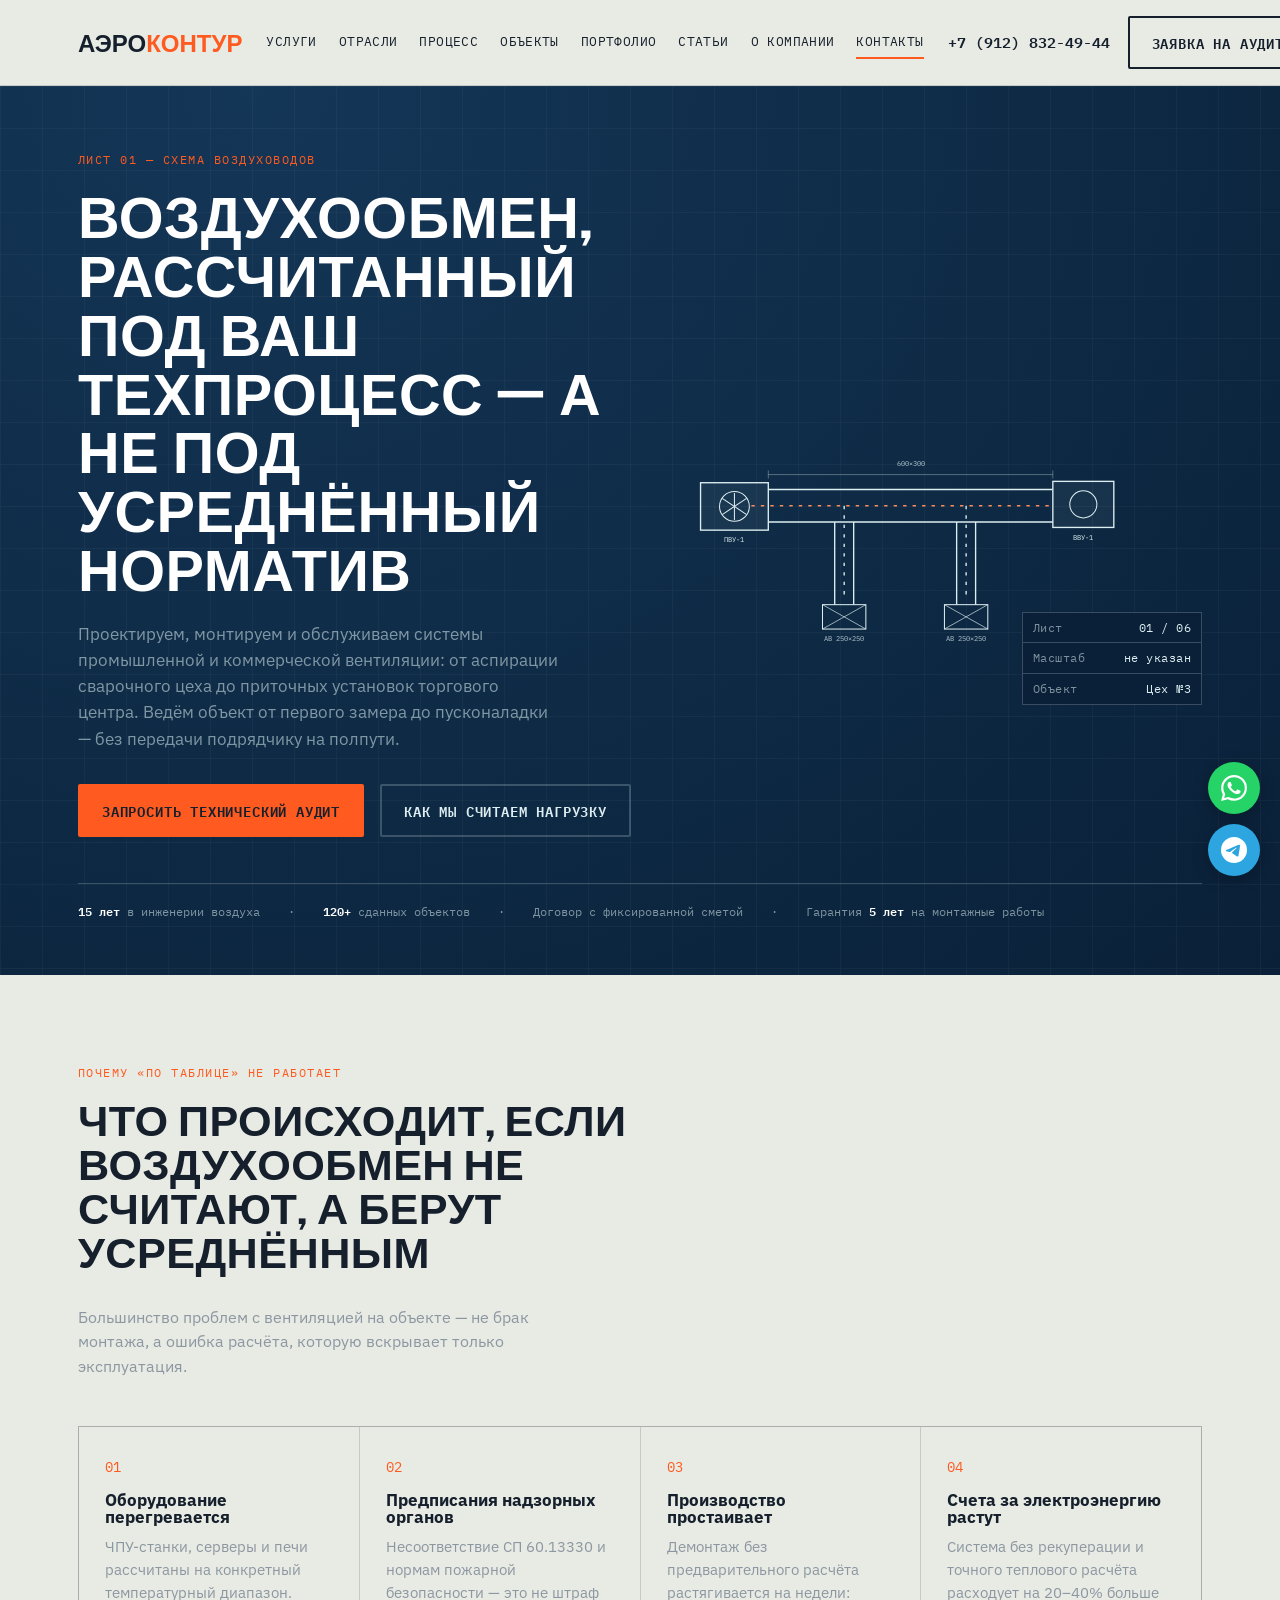
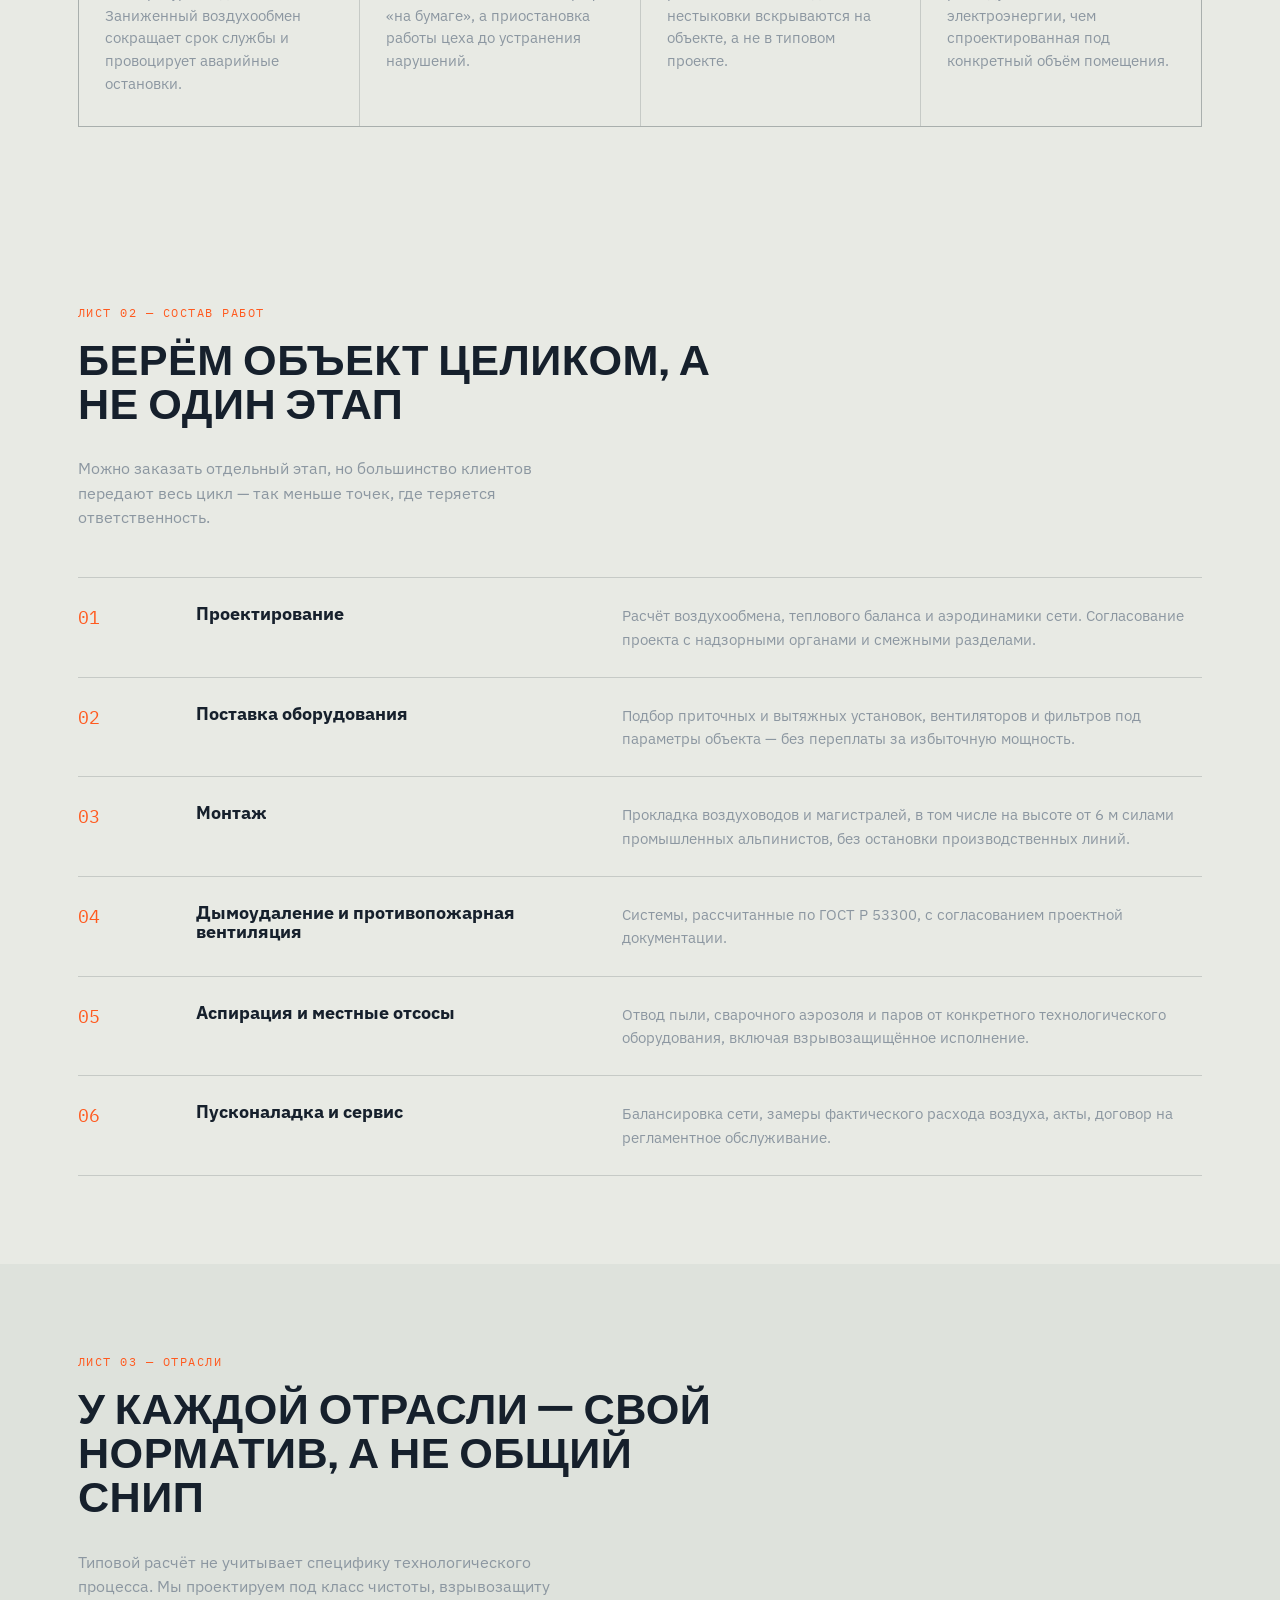
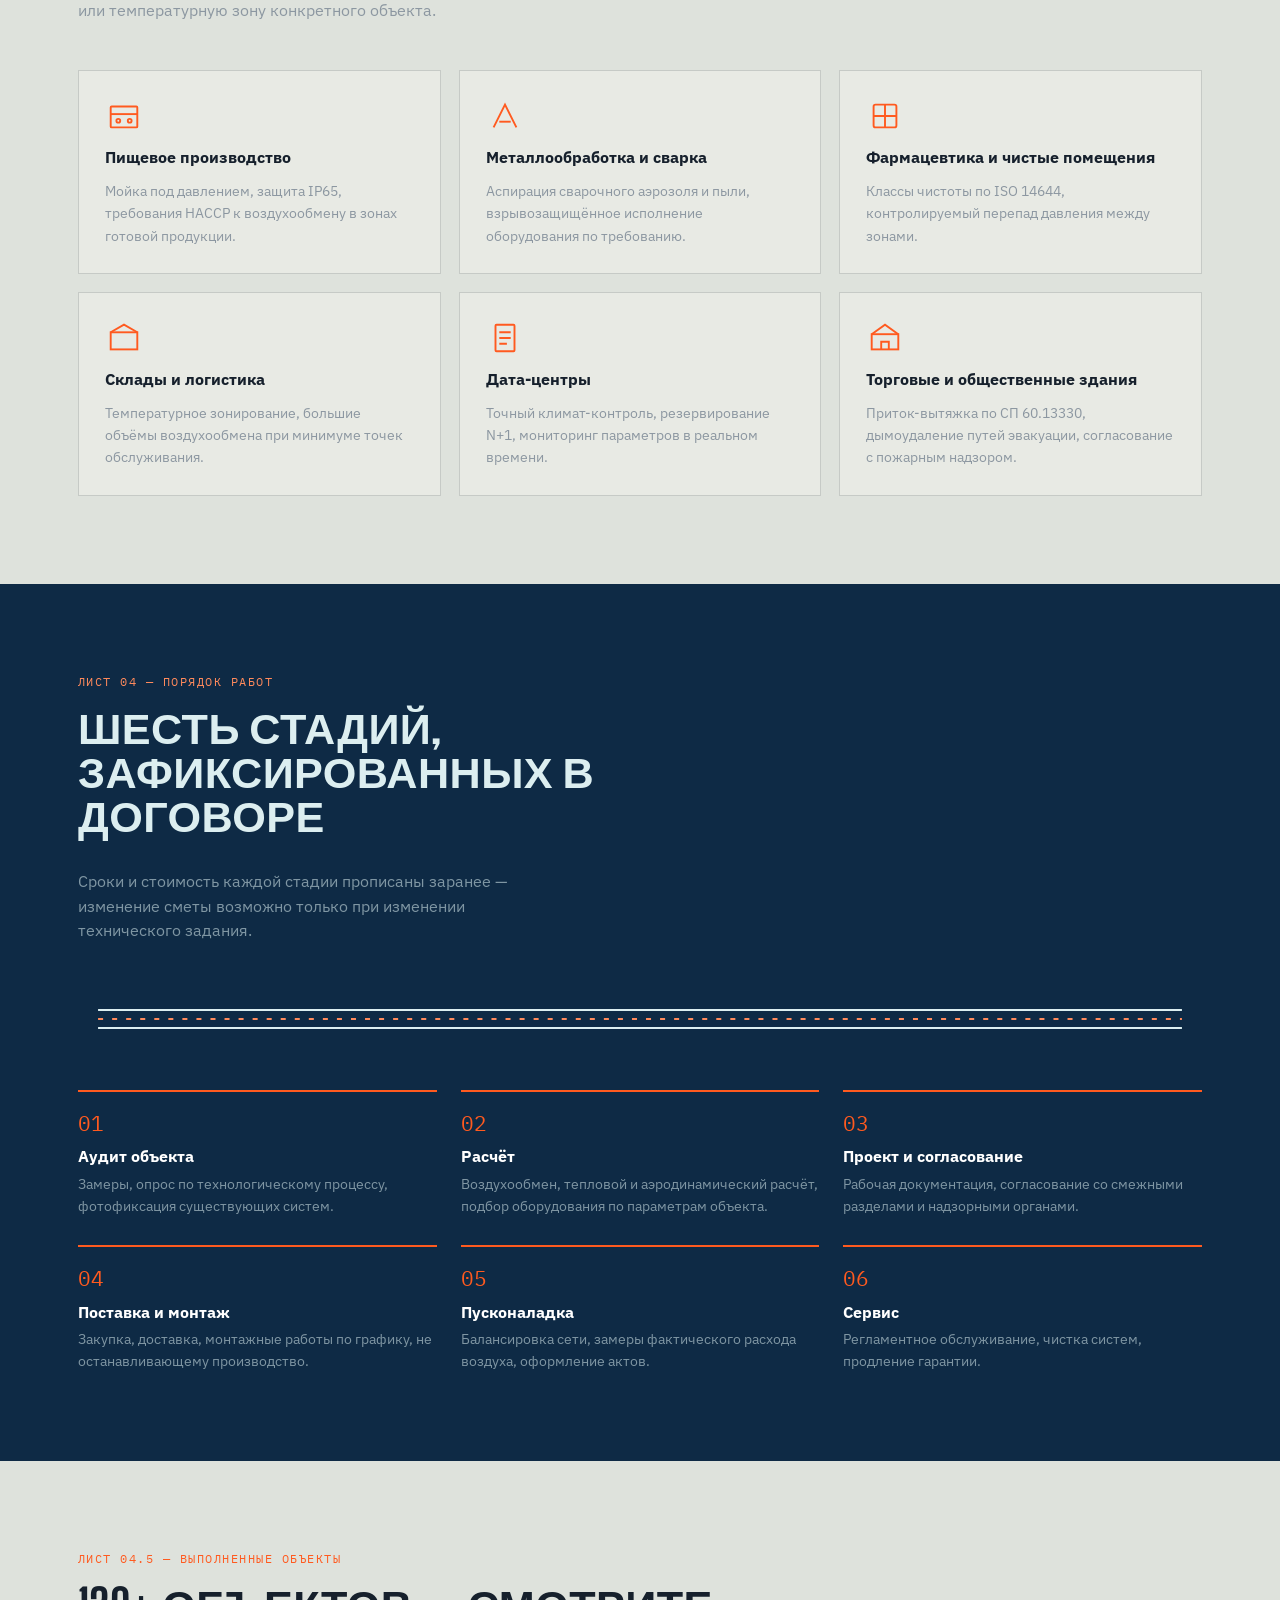
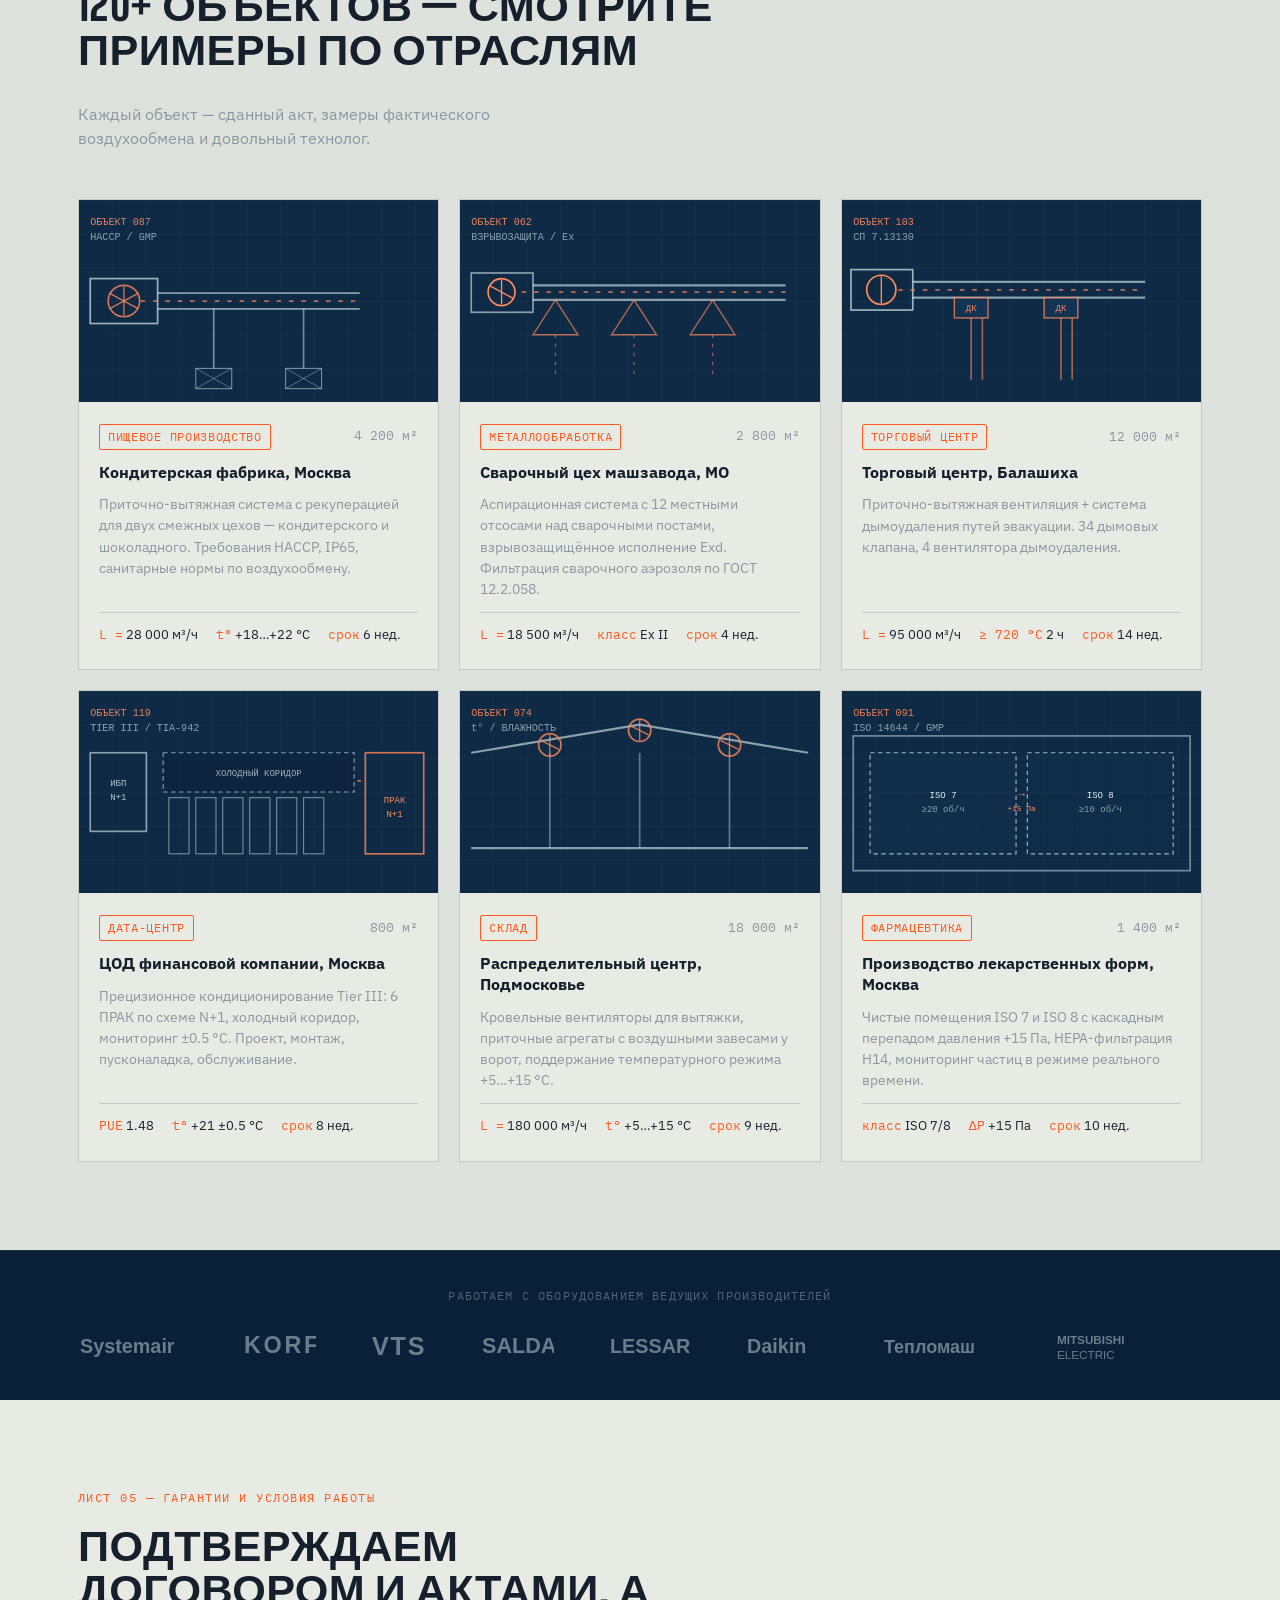
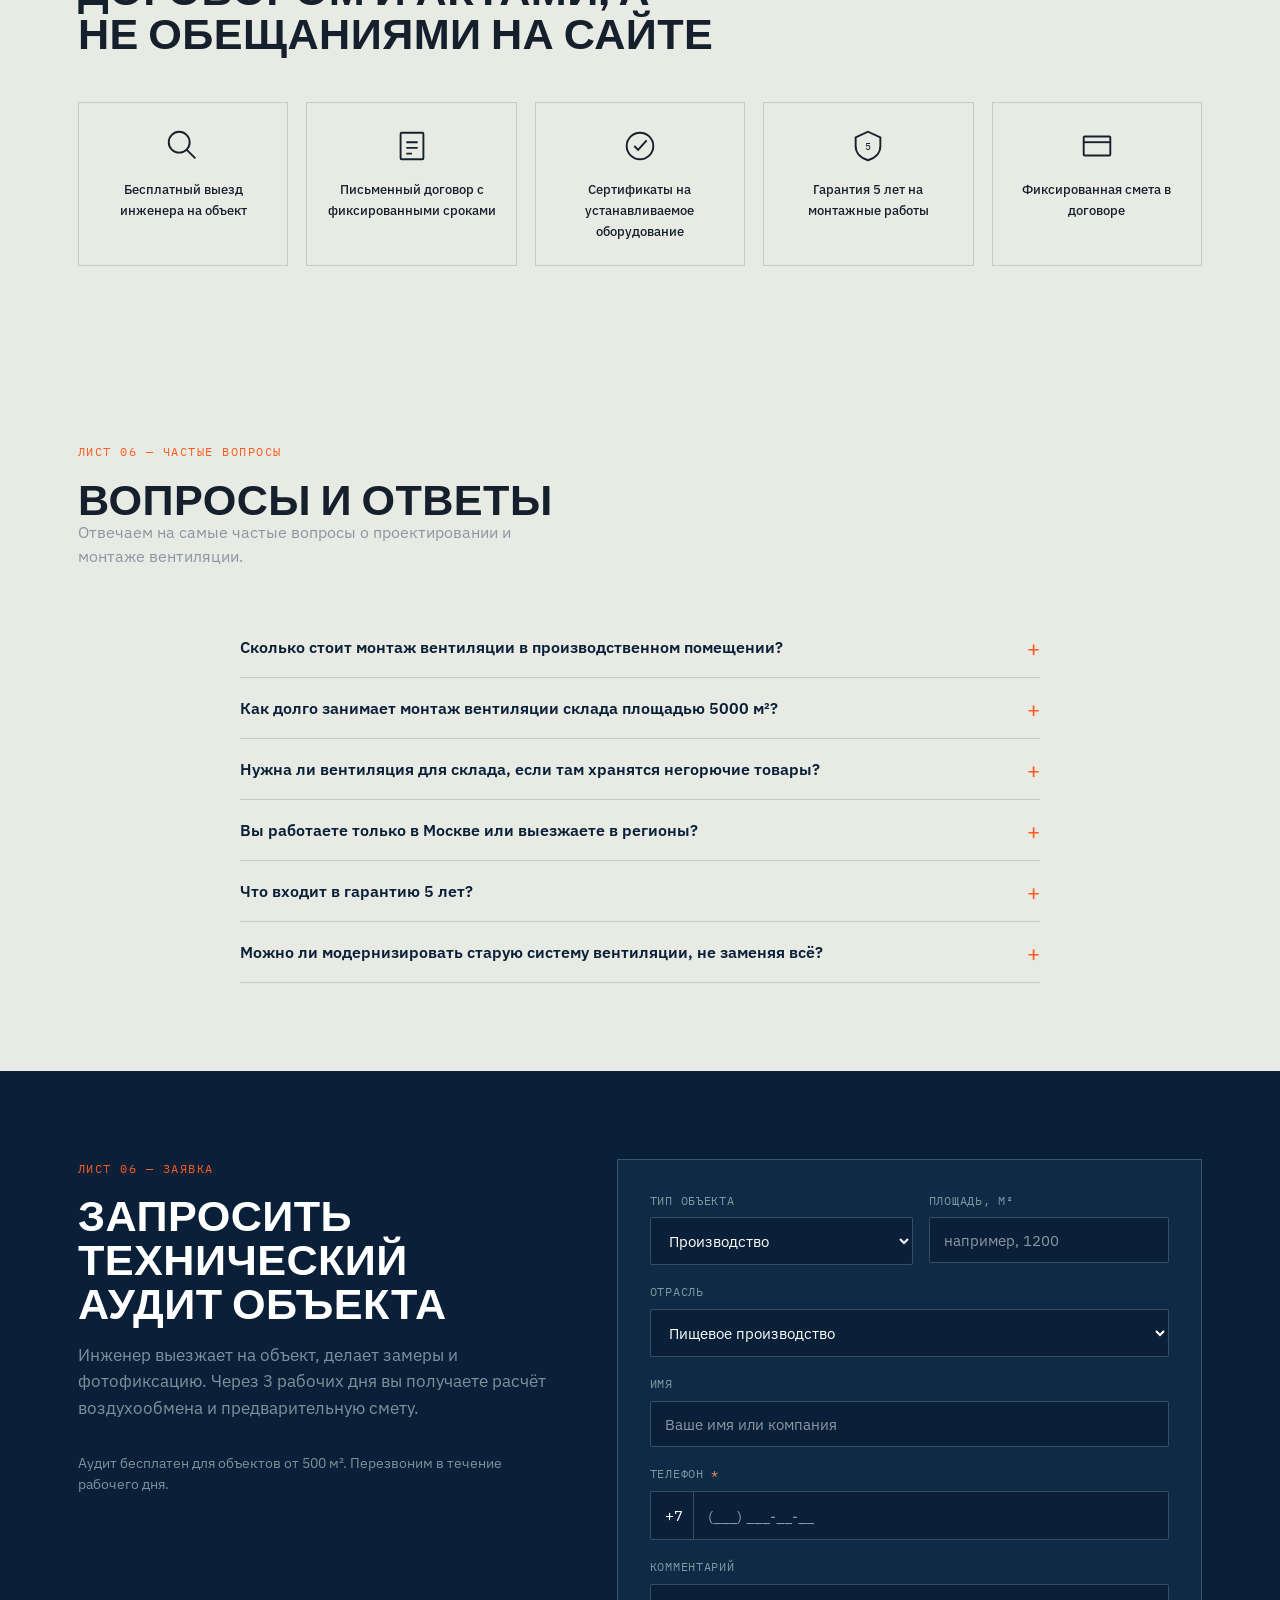
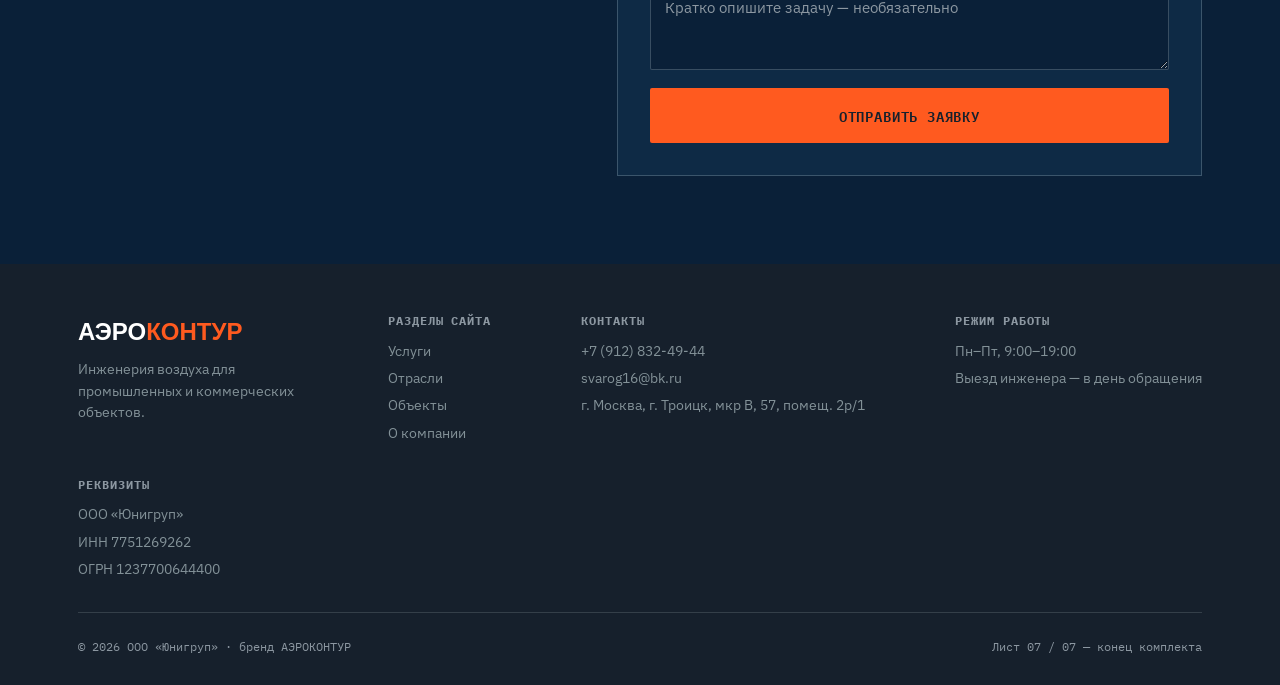
<file: index.html>
<!DOCTYPE html>
<html lang="ru">
<head>
  <meta charset="UTF-8">
  <meta name="viewport" content="width=device-width, initial-scale=1.0">
  <meta name="description" content="АЭРОКОНТУР — монтаж промышленной и коммерческой вентиляции под ключ в Москве. Проектирование, монтаж, пусконаладка, сервис. Гарантия 5 лет.">
  <meta name="keywords" content="монтаж вентиляции, промышленная вентиляция, коммерческая вентиляция, проектирование вентиляции, дымоудаление, аспирация, вентиляция под ключ, Москва">
  <meta name="robots" content="index, follow">
  <meta name="author" content="АЭРОКОНТУР">
  <title>АЭРОКОНТУР — промышленная и коммерческая вентиляция под ключ в Москве</title>
  <link rel="canonical" href="https://unigroup-aero.ru/">

  <!-- Open Graph -->
  <meta property="og:type"        content="website">
  <meta property="og:url"         content="https://unigroup-aero.ru/">
  <meta property="og:title"       content="АЭРОКОНТУР — промышленная и коммерческая вентиляция под ключ">
  <meta property="og:description" content="Проектируем и монтируем системы вентиляции для производств, складов, торговых центров и дата-центров. 15 лет опыта. Гарантия 5 лет.">
  <meta property="og:image"       content="https://unigroup-aero.ru/assets/images/og.png">
  <meta property="og:image:width"  content="1200">
  <meta property="og:image:height" content="630">
  <meta property="og:locale"      content="ru_RU">
  <meta property="og:site_name"   content="АЭРОКОНТУР">

  <!-- Twitter Card -->
  <meta name="twitter:card"        content="summary_large_image">
  <meta name="twitter:title"       content="АЭРОКОНТУР — вентиляция под ключ">
  <meta name="twitter:description" content="Монтаж промышленной и коммерческой вентиляции. 15 лет, 120+ объектов, гарантия 5 лет.">
  <meta name="twitter:image"       content="https://unigroup-aero.ru/assets/images/og.png">

  <!-- Schema.org LocalBusiness -->
  <script type="application/ld+json">
  {
    "@context": "https://schema.org",
    "@type": "LocalBusiness",
    "name": "АЭРОКОНТУР",
    "legalName": "ООО «Юнигруп»",
    "taxID": "7751269262",
    "description": "Монтаж промышленной и коммерческой вентиляции под ключ в Москве. Проектирование, монтаж, пусконаладка, сервис.",
    "url": "https://unigroup-aero.ru/",
    "telephone": "+79128324944",
    "email": "svarog16@bk.ru",
    "address": {
      "@type": "PostalAddress",
      "streetAddress": "мкр В, 57, помещ. 2р/1",
      "addressLocality": "г. Троицк, Москва",
      "addressCountry": "RU"
    },
    "openingHoursSpecification": {
      "@type": "OpeningHoursSpecification",
      "dayOfWeek": ["Monday","Tuesday","Wednesday","Thursday","Friday"],
      "opens": "09:00",
      "closes": "19:00"
    },
    "areaServed": "RU",
    "image": "https://unigroup-aero.ru/assets/images/og.png",
    "sameAs": ["https://unigroup-aero.ru/"]
  }
  </script>

  <link rel="preconnect" href="https://fonts.googleapis.com">
  <link href="https://fonts.googleapis.com/css2?family=Big+Shoulders+Display:wght@700;800;900&family=IBM+Plex+Mono:wght@400;500;600&family=IBM+Plex+Sans:wght@400;500;600;700&display=swap" rel="stylesheet">
  <link rel="stylesheet" href="css/style.css">
  <style>
    /* === BRANDS === */
    .brands-section { background: var(--navy-deep); padding: 36px 0; border-top: 1px solid rgba(220,238,240,.08); }
    .brands-label { color: var(--cyan-dim); font-size: .72rem; text-transform: uppercase; letter-spacing: .1em; margin-bottom: 24px; text-align: center; opacity: .6; }
    .brands-track { display: flex; align-items: center; justify-content: center; flex-wrap: wrap; gap: 40px 56px; }
    .brand-logo { opacity: .45; transition: opacity .2s; color: var(--cyan); height: 36px; display: flex; align-items: center; }
    .brand-logo:hover { opacity: .85; }
    .brand-logo svg { height: 36px; width: auto; }

    /* === FLOATING MESSENGER BUTTONS === */
    .messenger-fab { position: fixed; right: 20px; bottom: 24px; display: flex; flex-direction: column; gap: 10px; z-index: 999; }
    .fab-btn { width: 52px; height: 52px; border-radius: 50%; display: flex; align-items: center; justify-content: center; box-shadow: 0 4px 16px rgba(0,0,0,.25); transition: transform .2s, box-shadow .2s; text-decoration: none; }
    .fab-btn:hover { transform: scale(1.1); box-shadow: 0 6px 24px rgba(0,0,0,.35); }
    .fab-btn--wa { background: #25D366; }
    .fab-btn--tg { background: #2CA5E0; }
    .fab-btn svg { width: 26px; height: 26px; fill: #fff; }

    /* === FAQ === */
    .faq-list { max-width: 800px; margin: 48px auto 0; }
    .faq-item { border-bottom: 1px solid var(--line); }
    .faq-q { width: 100%; background: none; border: none; text-align: left; padding: 20px 40px 20px 0; font-family: var(--font-body); font-size: 1rem; font-weight: 600; color: var(--navy-deep); cursor: pointer; position: relative; }
    .faq-q::after { content: '+'; position: absolute; right: 0; top: 50%; transform: translateY(-50%); font-size: 1.4rem; color: var(--orange); font-weight: 400; transition: transform .2s; }
    .faq-q[aria-expanded="true"]::after { content: '−'; }
    .faq-a { max-height: 0; overflow: hidden; transition: max-height .3s ease; }
    .faq-a.open { max-height: 300px; }
    .faq-a p { padding: 0 0 20px; color: var(--steel); line-height: 1.65; }
  </style>

  <script type="application/ld+json">
  {
    "@context": "https://schema.org",
    "@type": "FAQPage",
    "mainEntity": [
      {
        "@type": "Question",
        "name": "Сколько стоит монтаж вентиляции в производственном помещении?",
        "acceptedAnswer": {"@type": "Answer", "text": "Стоимость зависит от площади, высоты потолков и типа производства. Ориентировочно: до 500 м² — от 350 000 руб., 500–2000 м² — от 800 000 руб., 2000–5000 м² — от 2 000 000 руб. В сумму входит проектирование, оборудование, монтаж, пусконаладка и гарантия 5 лет."}
      },
      {
        "@type": "Question",
        "name": "Как долго занимает монтаж вентиляции склада площадью 5000 м²?",
        "acceptedAnswer": {"@type": "Answer", "text": "Для склада 5000 м² монтаж занимает 6–8 недель: 1–2 недели проектирования, 4–5 недель монтажа, 1 неделя пусконаладки. Сроки фиксируются в договоре."}
      },
      {
        "@type": "Question",
        "name": "Нужна ли вентиляция для склада с негорючими товарами?",
        "acceptedAnswer": {"@type": "Answer", "text": "Да. Нормы СП 60.13330 требуют вентиляцию в любых складских помещениях — для условий труда персонала и удаления выхлопных газов от погрузчиков."}
      },
      {
        "@type": "Question",
        "name": "Что входит в гарантию 5 лет?",
        "acceptedAnswer": {"@type": "Answer", "text": "Гарантия покрывает монтажные работы и оборудование: бесплатный выезд, диагностику и устранение неисправностей по нашей вине. Предлагаем договор ТО — 2 плановых ТО в год."}
      }
    ]
  }
  </script>
    <!-- Yandex.Metrika counter -->
    <script type="text/javascript">
        (function(m,e,t,r,i,k,a){
            m[i]=m[i]||function(){(m[i].a=m[i].a||[]).push(arguments)};
            m[i].l=1*new Date();
            for (var j = 0; j < document.scripts.length; j++) {if (document.scripts[j].src === r) { return; }}
            k=e.createElement(t),a=e.getElementsByTagName(t)[0],k.async=1,k.src=r,a.parentNode.insertBefore(k,a)
        })(window, document,'script','https://mc.yandex.ru/metrika/tag.js?id=110099763', 'ym');
        ym(110099763, 'init', {ssr:true, webvisor:true, clickmap:true, ecommerce:"dataLayer", referrer: document.referrer, url: location.href, accurateTrackBounce:true, trackLinks:true});
    </script>
    <noscript><div><img src="https://mc.yandex.ru/watch/110099763" style="position:absolute; left:-9999px;" alt="" /></div></noscript>
    <!-- /Yandex.Metrika counter -->
</head>
<body>

  <!-- ===== HEADER ===== -->
  <header class="site-header" id="top">
    <div class="site-header__inner wrap">
      <a class="logo" href="#top">АЭРО<span>КОНТУР</span></a>
      <nav class="nav-links" id="navLinks" aria-label="Основная навигация">
        <a href="#services">Услуги</a>
        <a href="#industries">Отрасли</a>
        <a href="#process">Процесс</a>
        <a href="#projects">Объекты</a>
        <a href="portfolio.html">Портфолио</a>
        <a href="blog.html">Статьи</a>
        <a href="about.html">О компании</a>
        <a href="#contact">Контакты</a>
      </nav>
      <div class="header-right">
        <a class="header-phone mono" href="tel:+79128324944">+7 (912) 832-49-44</a>
        <a class="btn btn--ghost-light" href="#contact">Заявка на аудит</a>
        <button class="nav-toggle" id="navToggle" aria-label="Открыть меню" aria-expanded="false">
          <span></span><span></span><span></span>
        </button>
      </div>
    </div>
  </header>

  <main>

    <!-- ===== HERO ===== -->
    <section class="hero">
      <div class="hero__inner wrap">
        <div class="hero__grid">
          <div class="hero__copy">
            <span class="eyebrow">Лист 01 — схема воздуховодов</span>
            <h1>Воздухообмен, рассчитанный под ваш техпроцесс — а не под усреднённый норматив</h1>
            <p class="lede">Проектируем, монтируем и обслуживаем системы промышленной и коммерческой вентиляции: от аспирации сварочного цеха до приточных установок торгового центра. Ведём объект от первого замера до пусконаладки — без передачи подрядчику на полпути.</p>
            <div class="hero__ctas">
              <a class="btn btn--primary" href="#contact">Запросить технический аудит</a>
              <a class="btn btn--ghost-dark" href="#process">Как мы считаем нагрузку</a>
            </div>
          </div>
          <div class="hero__diagram">
            <svg viewBox="0 0 760 480" aria-hidden="true" class="duct-svg">
              <!-- AHU inlet box -->
              <rect x="20" y="190" width="100" height="70" fill="rgba(220,238,240,.05)" stroke="#DCEEF0" stroke-width="2"/>
              <circle class="fan-blades" cx="70" cy="225" r="22" fill="none" stroke="#DCEEF0" stroke-width="1.5"/>
              <g class="fan-blades" stroke="#DCEEF0" stroke-width="1.5">
                <line x1="70" y1="205" x2="70" y2="245"/>
                <line x1="52" y1="213" x2="88" y2="237"/>
                <line x1="52" y1="237" x2="88" y2="213"/>
              </g>
              <text x="70" y="278" text-anchor="middle" class="mono svg-label" font-size="11" fill="#DCEEF0">ПВУ-1</text>
              <!-- Dimension line -->
              <line x1="120" y1="178" x2="540" y2="178" stroke="#DCEEF0" stroke-opacity=".5" stroke-width="1"/>
              <line x1="120" y1="172" x2="120" y2="184" stroke="#DCEEF0" stroke-opacity=".5"/>
              <line x1="540" y1="172" x2="540" y2="184" stroke="#DCEEF0" stroke-opacity=".5"/>
              <text x="330" y="166" text-anchor="middle" class="mono svg-label" font-size="11" fill="#DCEEF0" opacity=".8">600×300</text>
              <!-- Trunk duct -->
              <line x1="120" y1="200" x2="540" y2="200" stroke="#DCEEF0" stroke-width="2"/>
              <line x1="120" y1="248" x2="540" y2="248" stroke="#DCEEF0" stroke-width="2"/>
              <!-- Exhaust fan -->
              <rect x="540" y="188" width="90" height="68" fill="rgba(220,238,240,.05)" stroke="#DCEEF0" stroke-width="2"/>
              <circle class="fan-blades" cx="585" cy="222" r="20" fill="none" stroke="#DCEEF0" stroke-width="1.5"/>
              <text x="585" y="274" text-anchor="middle" class="mono svg-label" font-size="11" fill="#DCEEF0">ВВУ-1</text>
              <!-- Branch 1 -->
              <line x1="218" y1="248" x2="218" y2="370" stroke="#DCEEF0" stroke-width="2"/>
              <line x1="246" y1="248" x2="246" y2="370" stroke="#DCEEF0" stroke-width="2"/>
              <rect x="200" y="370" width="64" height="36" fill="none" stroke="#DCEEF0" stroke-width="1.5"/>
              <line x1="200" y1="370" x2="264" y2="406" stroke="#DCEEF0" stroke-width="1"/>
              <line x1="264" y1="370" x2="200" y2="406" stroke="#DCEEF0" stroke-width="1"/>
              <text x="232" y="424" text-anchor="middle" class="mono svg-label" font-size="10" fill="#DCEEF0" opacity=".8">АВ 250×250</text>
              <!-- Branch 2 -->
              <line x1="398" y1="248" x2="398" y2="370" stroke="#DCEEF0" stroke-width="2"/>
              <line x1="426" y1="248" x2="426" y2="370" stroke="#DCEEF0" stroke-width="2"/>
              <rect x="380" y="370" width="64" height="36" fill="none" stroke="#DCEEF0" stroke-width="1.5"/>
              <line x1="380" y1="370" x2="444" y2="406" stroke="#DCEEF0" stroke-width="1"/>
              <line x1="444" y1="370" x2="380" y2="406" stroke="#DCEEF0" stroke-width="1"/>
              <text x="412" y="424" text-anchor="middle" class="mono svg-label" font-size="10" fill="#DCEEF0" opacity=".8">АВ 250×250</text>
              <!-- Flow lines -->
              <path class="flow-line" d="M95 224 H540" fill="none" stroke="#FF8A5C" stroke-width="2"/>
              <path class="flow-line flow-line--slow" d="M232 224 V362" fill="none" stroke="#DCEEF0" stroke-width="2"/>
              <path class="flow-line flow-line--slow" d="M412 224 V362" fill="none" stroke="#DCEEF0" stroke-width="2"/>
            </svg>
            <div class="titleblock titleblock--dark">
              <div class="titleblock__row"><span class="titleblock__label">Лист</span><span>01 / 06</span></div>
              <div class="titleblock__row"><span class="titleblock__label">Масштаб</span><span>не указан</span></div>
              <div class="titleblock__row"><span class="titleblock__label">Объект</span><span>Цех №3</span></div>
            </div>
          </div>
        </div>
        <div class="dimline">
          <span><b>15 лет</b> в инженерии воздуха</span>
          <span class="sep">·</span>
          <span><b>120+</b> сданных объектов</span>
          <span class="sep">·</span>
          <span>Договор с фиксированной сметой</span>
          <span class="sep">·</span>
          <span>Гарантия <b>5 лет</b> на монтажные работы</span>
        </div>
      </div>
    </section>

    <!-- ===== PAINS ===== -->
    <section class="section section--paper" id="pains">
      <div class="wrap">
        <div class="section__head">
          <div>
            <span class="eyebrow">Почему «по таблице» не работает</span>
            <h2 class="section-title">Что происходит, если воздухообмен не считают, а берут усреднённым</h2>
          </div>
          <p class="section-sub">Большинство проблем с вентиляцией на объекте — не брак монтажа, а ошибка расчёта, которую вскрывает только эксплуатация.</p>
        </div>
        <div class="pains-grid">
          <div class="pain-card">
            <span class="num mono">01</span>
            <h3>Оборудование перегревается</h3>
            <p>ЧПУ-станки, серверы и печи рассчитаны на конкретный температурный диапазон. Заниженный воздухообмен сокращает срок службы и провоцирует аварийные остановки.</p>
          </div>
          <div class="pain-card">
            <span class="num mono">02</span>
            <h3>Предписания надзорных органов</h3>
            <p>Несоответствие СП 60.13330 и нормам пожарной безопасности — это не штраф «на бумаге», а приостановка работы цеха до устранения нарушений.</p>
          </div>
          <div class="pain-card">
            <span class="num mono">03</span>
            <h3>Производство простаивает</h3>
            <p>Демонтаж без предварительного расчёта растягивается на недели: нестыковки вскрываются на объекте, а не в типовом проекте.</p>
          </div>
          <div class="pain-card">
            <span class="num mono">04</span>
            <h3>Счета за электроэнергию растут</h3>
            <p>Система без рекуперации и точного теплового расчёта расходует на 20–40% больше электроэнергии, чем спроектированная под конкретный объём помещения.</p>
          </div>
        </div>
      </div>
    </section>

    <!-- ===== SERVICES ===== -->
    <section class="section section--paper" id="services">
      <div class="wrap">
        <div class="section__head">
          <div>
            <span class="eyebrow">Лист 02 — состав работ</span>
            <h2 class="section-title">Берём объект целиком, а не один этап</h2>
          </div>
          <p class="section-sub">Можно заказать отдельный этап, но большинство клиентов передают весь цикл — так меньше точек, где теряется ответственность.</p>
        </div>
        <div class="spec-table">
          <div class="spec-row">
            <span class="id mono">01</span>
            <h3>Проектирование</h3>
            <p>Расчёт воздухообмена, теплового баланса и аэродинамики сети. Согласование проекта с надзорными органами и смежными разделами.</p>
          </div>
          <div class="spec-row">
            <span class="id mono">02</span>
            <h3>Поставка оборудования</h3>
            <p>Подбор приточных и вытяжных установок, вентиляторов и фильтров под параметры объекта — без переплаты за избыточную мощность.</p>
          </div>
          <div class="spec-row">
            <span class="id mono">03</span>
            <h3>Монтаж</h3>
            <p>Прокладка воздуховодов и магистралей, в том числе на высоте от 6 м силами промышленных альпинистов, без остановки производственных линий.</p>
          </div>
          <div class="spec-row">
            <span class="id mono">04</span>
            <h3>Дымоудаление и противопожарная вентиляция</h3>
            <p>Системы, рассчитанные по ГОСТ Р 53300, с согласованием проектной документации.</p>
          </div>
          <div class="spec-row">
            <span class="id mono">05</span>
            <h3>Аспирация и местные отсосы</h3>
            <p>Отвод пыли, сварочного аэрозоля и паров от конкретного технологического оборудования, включая взрывозащищённое исполнение.</p>
          </div>
          <div class="spec-row">
            <span class="id mono">06</span>
            <h3>Пусконаладка и сервис</h3>
            <p>Балансировка сети, замеры фактического расхода воздуха, акты, договор на регламентное обслуживание.</p>
          </div>
        </div>
      </div>
    </section>

    <!-- ===== INDUSTRIES ===== -->
    <section class="section section--steel" id="industries">
      <div class="wrap">
        <div class="section__head">
          <div>
            <span class="eyebrow">Лист 03 — отрасли</span>
            <h2 class="section-title">У каждой отрасли — свой норматив, а не общий СНиП</h2>
          </div>
          <p class="section-sub">Типовой расчёт не учитывает специфику технологического процесса. Мы проектируем под класс чистоты, взрывозащиту или температурную зону конкретного объекта.</p>
        </div>
        <div class="industry-grid">
          <div class="industry-card">
            <svg viewBox="0 0 40 40" fill="none" stroke="#FF5A1F" stroke-width="2" aria-hidden="true"><rect x="6" y="10" width="28" height="22" rx="1"/><path d="M6 18H34"/><circle cx="14" cy="25" r="2"/><circle cx="26" cy="25" r="2"/></svg>
            <h3>Пищевое производство</h3>
            <p>Мойка под давлением, защита IP65, требования HACCP к воздухообмену в зонах готовой продукции.</p>
          </div>
          <div class="industry-card">
            <svg viewBox="0 0 40 40" fill="none" stroke="#FF5A1F" stroke-width="2" aria-hidden="true"><path d="M8 32L20 8L32 32"/><path d="M14 26H26"/></svg>
            <h3>Металлообработка и сварка</h3>
            <p>Аспирация сварочного аэрозоля и пыли, взрывозащищённое исполнение оборудования по требованию.</p>
          </div>
          <div class="industry-card">
            <svg viewBox="0 0 40 40" fill="none" stroke="#FF5A1F" stroke-width="2" aria-hidden="true"><rect x="8" y="8" width="24" height="24" rx="2"/><path d="M8 20H32M20 8V32"/></svg>
            <h3>Фармацевтика и чистые помещения</h3>
            <p>Классы чистоты по ISO 14644, контролируемый перепад давления между зонами.</p>
          </div>
          <div class="industry-card">
            <svg viewBox="0 0 40 40" fill="none" stroke="#FF5A1F" stroke-width="2" aria-hidden="true"><rect x="6" y="14" width="28" height="18"/><path d="M6 14L20 6L34 14"/></svg>
            <h3>Склады и логистика</h3>
            <p>Температурное зонирование, большие объёмы воздухообмена при минимуме точек обслуживания.</p>
          </div>
          <div class="industry-card">
            <svg viewBox="0 0 40 40" fill="none" stroke="#FF5A1F" stroke-width="2" aria-hidden="true"><rect x="10" y="6" width="20" height="28" rx="1"/><path d="M14 14H26M14 20H26M14 26H22"/></svg>
            <h3>Дата-центры</h3>
            <p>Точный климат-контроль, резервирование N+1, мониторинг параметров в реальном времени.</p>
          </div>
          <div class="industry-card">
            <svg viewBox="0 0 40 40" fill="none" stroke="#FF5A1F" stroke-width="2" aria-hidden="true"><rect x="6" y="16" width="28" height="16"/><path d="M6 16L20 6L34 16M16 32V24H24V32"/></svg>
            <h3>Торговые и общественные здания</h3>
            <p>Приток-вытяжка по СП 60.13330, дымоудаление путей эвакуации, согласование с пожарным надзором.</p>
          </div>
        </div>
      </div>
    </section>

    <!-- ===== PROCESS ===== -->
    <section class="section section--dark" id="process">
      <div class="wrap">
        <div class="section__head">
          <div>
            <span class="eyebrow">Лист 04 — порядок работ</span>
            <h2 class="section-title">Шесть стадий, зафиксированных в договоре</h2>
          </div>
          <p class="section-sub">Сроки и стоимость каждой стадии прописаны заранее — изменение сметы возможно только при изменении технического задания.</p>
        </div>
        <div class="process-track" aria-hidden="true">
          <svg viewBox="0 0 1120 60" preserveAspectRatio="none">
            <line x1="20" y1="20" x2="1100" y2="20" stroke="#DCEEF0" stroke-width="2"/>
            <line x1="20" y1="38" x2="1100" y2="38" stroke="#DCEEF0" stroke-width="2"/>
            <path class="flow-line" d="M20 29H1100" fill="none" stroke="#FF8A5C" stroke-width="2" stroke-dasharray="5 9"/>
          </svg>
        </div>
        <div class="process-grid">
          <div class="process-card"><span class="num mono">01</span><h3>Аудит объекта</h3><p>Замеры, опрос по технологическому процессу, фотофиксация существующих систем.</p></div>
          <div class="process-card"><span class="num mono">02</span><h3>Расчёт</h3><p>Воздухообмен, тепловой и аэродинамический расчёт, подбор оборудования по параметрам объекта.</p></div>
          <div class="process-card"><span class="num mono">03</span><h3>Проект и согласование</h3><p>Рабочая документация, согласование со смежными разделами и надзорными органами.</p></div>
          <div class="process-card"><span class="num mono">04</span><h3>Поставка и монтаж</h3><p>Закупка, доставка, монтажные работы по графику, не останавливающему производство.</p></div>
          <div class="process-card"><span class="num mono">05</span><h3>Пусконаладка</h3><p>Балансировка сети, замеры фактического расхода воздуха, оформление актов.</p></div>
          <div class="process-card"><span class="num mono">06</span><h3>Сервис</h3><p>Регламентное обслуживание, чистка систем, продление гарантии.</p></div>
        </div>
      </div>
    </section>

    <!-- ===== PROJECTS ===== -->
    <section class="section section--steel" id="projects">
      <div class="wrap">
        <div class="section__head">
          <div>
            <span class="eyebrow">Лист 04.5 — выполненные объекты</span>
            <h2 class="section-title">120+ объектов — смотрите примеры по отраслям</h2>
          </div>
          <p class="section-sub">Каждый объект — сданный акт, замеры фактического воздухообмена и довольный технолог.</p>
        </div>
        <div class="projects-grid">

          <article class="project-card">
            <div class="project-card__diagram">
              <svg viewBox="0 0 320 180" aria-hidden="true">
                <rect width="320" height="180" fill="#0E2A45"/>
                <rect width="320" height="180" fill="url(#grid2)" opacity="0.3"/>
                <defs><pattern id="grid2" width="30" height="30" patternUnits="userSpaceOnUse"><path d="M0 0H30V30" fill="none" stroke="rgba(220,238,240,0.15)" stroke-width="1"/></pattern></defs>
                <!-- кондитерский цех: 2 вентустановки + ответвления -->
                <rect x="10" y="70" width="60" height="40" fill="none" stroke="#DCEEF0" stroke-width="1.5" opacity="0.7"/>
                <circle cx="40" cy="90" r="14" fill="none" stroke="#FF8A5C" stroke-width="1.5" opacity="0.8"/>
                <line x1="40" y1="77" x2="40" y2="103" stroke="#FF8A5C" stroke-width="1.2" opacity="0.8"/>
                <line x1="27" y1="83" x2="53" y2="97" stroke="#FF8A5C" stroke-width="1.2" opacity="0.8"/>
                <line x1="27" y1="97" x2="53" y2="83" stroke="#FF8A5C" stroke-width="1.2" opacity="0.8"/>
                <line x1="70" y1="83" x2="250" y2="83" stroke="#DCEEF0" stroke-width="1.5" opacity="0.6"/>
                <line x1="70" y1="97" x2="250" y2="97" stroke="#DCEEF0" stroke-width="1.5" opacity="0.6"/>
                <line x1="120" y1="97" x2="120" y2="150" stroke="#DCEEF0" stroke-width="1.5" opacity="0.5"/>
                <rect x="104" y="150" width="32" height="18" fill="none" stroke="#DCEEF0" stroke-width="1" opacity="0.5"/>
                <line x1="104" y1="150" x2="136" y2="168" stroke="#DCEEF0" stroke-width="0.8" opacity="0.4"/>
                <line x1="136" y1="150" x2="104" y2="168" stroke="#DCEEF0" stroke-width="0.8" opacity="0.4"/>
                <line x1="200" y1="97" x2="200" y2="150" stroke="#DCEEF0" stroke-width="1.5" opacity="0.5"/>
                <rect x="184" y="150" width="32" height="18" fill="none" stroke="#DCEEF0" stroke-width="1" opacity="0.5"/>
                <line x1="184" y1="150" x2="216" y2="168" stroke="#DCEEF0" stroke-width="0.8" opacity="0.4"/>
                <line x1="216" y1="150" x2="184" y2="168" stroke="#DCEEF0" stroke-width="0.8" opacity="0.4"/>
                <path d="M55 90 H250" fill="none" stroke="#FF8A5C" stroke-width="1.5" stroke-dasharray="4 7" opacity="0.7"/>
                <text x="10" y="22" font-family="monospace" font-size="9" fill="#FF8A5C" opacity="0.9">ОБЪЕКТ 087</text>
                <text x="10" y="36" font-family="monospace" font-size="9" fill="rgba(220,238,240,0.6)">HACCP / GMP</text>
              </svg>
            </div>
            <div class="project-card__body">
              <div class="project-card__meta">
                <span class="project-tag">Пищевое производство</span>
                <span class="project-area mono">4 200 м²</span>
              </div>
              <h3>Кондитерская фабрика, Москва</h3>
              <p>Приточно-вытяжная система с рекуперацией для двух смежных цехов — кондитерского и шоколадного. Требования HACCP, IP65, санитарные нормы по воздухообмену.</p>
              <ul class="project-specs">
                <li><span class="mono">L =</span> 28 000 м³/ч</li>
                <li><span class="mono">t°</span> +18…+22 °С</li>
                <li><span class="mono">срок</span> 6 нед.</li>
              </ul>
            </div>
          </article>

          <article class="project-card">
            <div class="project-card__diagram">
              <svg viewBox="0 0 320 180" aria-hidden="true">
                <rect width="320" height="180" fill="#0E2A45"/>
                <defs><pattern id="grid3" width="30" height="30" patternUnits="userSpaceOnUse"><path d="M0 0H30V30" fill="none" stroke="rgba(220,238,240,0.15)" stroke-width="1"/></pattern></defs>
                <rect width="320" height="180" fill="url(#grid3)" opacity="0.3"/>
                <!-- сварочный цех: местные отсосы -->
                <rect x="10" y="65" width="55" height="35" fill="none" stroke="#DCEEF0" stroke-width="1.5" opacity="0.6"/>
                <circle cx="37" cy="82" r="12" fill="none" stroke="#FF8A5C" stroke-width="1.5"/>
                <line x1="37" y1="71" x2="37" y2="93" stroke="#FF8A5C" stroke-width="1.2"/>
                <line x1="26" y1="76" x2="48" y2="88" stroke="#FF8A5C" stroke-width="1.2"/>
                <line x1="65" y1="76" x2="290" y2="76" stroke="#DCEEF0" stroke-width="2" opacity="0.6"/>
                <line x1="65" y1="89" x2="290" y2="89" stroke="#DCEEF0" stroke-width="2" opacity="0.6"/>
                <!-- зонты-отсосы -->
                <polygon points="85,89 105,120 65,120" fill="none" stroke="#FF8A5C" stroke-width="1.2" opacity="0.7"/>
                <line x1="85" y1="120" x2="85" y2="155" stroke="#FF8A5C" stroke-width="1" opacity="0.6" stroke-dasharray="3 5"/>
                <polygon points="155,89 175,120 135,120" fill="none" stroke="#FF8A5C" stroke-width="1.2" opacity="0.7"/>
                <line x1="155" y1="120" x2="155" y2="155" stroke="#FF8A5C" stroke-width="1" opacity="0.6" stroke-dasharray="3 5"/>
                <polygon points="225,89 245,120 205,120" fill="none" stroke="#FF8A5C" stroke-width="1.2" opacity="0.7"/>
                <line x1="225" y1="120" x2="225" y2="155" stroke="#FF8A5C" stroke-width="1" opacity="0.6" stroke-dasharray="3 5"/>
                <path d="M55 82 H290" fill="none" stroke="#FF8A5C" stroke-width="1.5" stroke-dasharray="4 7" opacity="0.7"/>
                <text x="10" y="22" font-family="monospace" font-size="9" fill="#FF8A5C" opacity="0.9">ОБЪЕКТ 062</text>
                <text x="10" y="36" font-family="monospace" font-size="9" fill="rgba(220,238,240,0.6)">ВЗРЫВОЗАЩИТА / Ex</text>
              </svg>
            </div>
            <div class="project-card__body">
              <div class="project-card__meta">
                <span class="project-tag">Металлообработка</span>
                <span class="project-area mono">2 800 м²</span>
              </div>
              <h3>Сварочный цех машзавода, МО</h3>
              <p>Аспирационная система с 12 местными отсосами над сварочными постами, взрывозащищённое исполнение Exd. Фильтрация сварочного аэрозоля по ГОСТ 12.2.058.</p>
              <ul class="project-specs">
                <li><span class="mono">L =</span> 18 500 м³/ч</li>
                <li><span class="mono">класс</span> Ex II</li>
                <li><span class="mono">срок</span> 4 нед.</li>
              </ul>
            </div>
          </article>

          <article class="project-card">
            <div class="project-card__diagram">
              <svg viewBox="0 0 320 180" aria-hidden="true">
                <rect width="320" height="180" fill="#0E2A45"/>
                <defs><pattern id="grid4" width="30" height="30" patternUnits="userSpaceOnUse"><path d="M0 0H30V30" fill="none" stroke="rgba(220,238,240,0.15)" stroke-width="1"/></pattern></defs>
                <rect width="320" height="180" fill="url(#grid4)" opacity="0.3"/>
                <!-- ТЦ: приток + дымоудаление -->
                <rect x="8" y="62" width="55" height="36" fill="none" stroke="#DCEEF0" stroke-width="1.5" opacity="0.7"/>
                <circle cx="35" cy="80" r="13" fill="none" stroke="#FF8A5C" stroke-width="1.5"/>
                <line x1="35" y1="68" x2="35" y2="92" stroke="#FF8A5C" stroke-width="1.2"/>
                <line x1="63" y1="73" x2="270" y2="73" stroke="#DCEEF0" stroke-width="2" opacity="0.6"/>
                <line x1="63" y1="87" x2="270" y2="87" stroke="#DCEEF0" stroke-width="2" opacity="0.6"/>
                <!-- дымовые клапаны -->
                <rect x="100" y="87" width="30" height="18" fill="#143657" stroke="#FF8A5C" stroke-width="1.2" opacity="0.8"/>
                <text x="115" y="99" text-anchor="middle" font-family="monospace" font-size="8" fill="#FF8A5C">ДК</text>
                <rect x="180" y="87" width="30" height="18" fill="#143657" stroke="#FF8A5C" stroke-width="1.2" opacity="0.8"/>
                <text x="195" y="99" text-anchor="middle" font-family="monospace" font-size="8" fill="#FF8A5C">ДК</text>
                <!-- вертикальный шахт дымоудаления -->
                <line x1="115" y1="105" x2="115" y2="160" stroke="#FF8A5C" stroke-width="1.5" opacity="0.6"/>
                <line x1="125" y1="105" x2="125" y2="160" stroke="#FF8A5C" stroke-width="1.5" opacity="0.6"/>
                <line x1="195" y1="105" x2="195" y2="160" stroke="#FF8A5C" stroke-width="1.5" opacity="0.6"/>
                <line x1="205" y1="105" x2="205" y2="160" stroke="#FF8A5C" stroke-width="1.5" opacity="0.6"/>
                <path d="M50 80 H270" fill="none" stroke="#FF8A5C" stroke-width="1.5" stroke-dasharray="4 7" opacity="0.7"/>
                <text x="10" y="22" font-family="monospace" font-size="9" fill="#FF8A5C" opacity="0.9">ОБЪЕКТ 103</text>
                <text x="10" y="36" font-family="monospace" font-size="9" fill="rgba(220,238,240,0.6)">СП 7.13130</text>
              </svg>
            </div>
            <div class="project-card__body">
              <div class="project-card__meta">
                <span class="project-tag">Торговый центр</span>
                <span class="project-area mono">12 000 м²</span>
              </div>
              <h3>Торговый центр, Балашиха</h3>
              <p>Приточно-вытяжная вентиляция + система дымоудаления путей эвакуации. 34 дымовых клапана, 4 вентилятора дымоудаления.</p>
              <ul class="project-specs">
                <li><span class="mono">L =</span> 95 000 м³/ч</li>
                <li><span class="mono">≥ 720 °С</span> 2 ч</li>
                <li><span class="mono">срок</span> 14 нед.</li>
              </ul>
            </div>
          </article>

          <article class="project-card">
            <div class="project-card__diagram">
              <svg viewBox="0 0 320 180" aria-hidden="true">
                <rect width="320" height="180" fill="#0E2A45"/>
                <defs><pattern id="grid5" width="30" height="30" patternUnits="userSpaceOnUse"><path d="M0 0H30V30" fill="none" stroke="rgba(220,238,240,0.15)" stroke-width="1"/></pattern></defs>
                <rect width="320" height="180" fill="url(#grid5)" opacity="0.3"/>
                <!-- ЦОД: прецизионное кондиционирование -->
                <rect x="10" y="55" width="50" height="70" fill="none" stroke="#DCEEF0" stroke-width="1.5" opacity="0.6"/>
                <text x="35" y="85" text-anchor="middle" font-family="monospace" font-size="8" fill="#DCEEF0" opacity="0.8">ИБП</text>
                <text x="35" y="97" text-anchor="middle" font-family="monospace" font-size="8" fill="#DCEEF0" opacity="0.8">N+1</text>
                <!-- холодный коридор -->
                <rect x="75" y="55" width="170" height="35" fill="rgba(10,32,56,0.8)" stroke="#DCEEF0" stroke-width="1" stroke-dasharray="4 3" opacity="0.6"/>
                <text x="160" y="76" text-anchor="middle" font-family="monospace" font-size="8" fill="#DCEEF0" opacity="0.7">ХОЛОДНЫЙ КОРИДОР</text>
                <!-- стойки серверов -->
                <rect x="80"  y="95" width="18" height="50" fill="none" stroke="#DCEEF0" stroke-width="1" opacity="0.5"/>
                <rect x="104" y="95" width="18" height="50" fill="none" stroke="#DCEEF0" stroke-width="1" opacity="0.5"/>
                <rect x="128" y="95" width="18" height="50" fill="none" stroke="#DCEEF0" stroke-width="1" opacity="0.5"/>
                <rect x="152" y="95" width="18" height="50" fill="none" stroke="#DCEEF0" stroke-width="1" opacity="0.5"/>
                <rect x="176" y="95" width="18" height="50" fill="none" stroke="#DCEEF0" stroke-width="1" opacity="0.5"/>
                <rect x="200" y="95" width="18" height="50" fill="none" stroke="#DCEEF0" stroke-width="1" opacity="0.5"/>
                <!-- прецизионники ПРАК -->
                <rect x="255" y="55" width="52" height="90" fill="none" stroke="#FF8A5C" stroke-width="1.5" opacity="0.8"/>
                <text x="281" y="100" text-anchor="middle" font-family="monospace" font-size="8" fill="#FF8A5C">ПРАК</text>
                <text x="281" y="112" text-anchor="middle" font-family="monospace" font-size="8" fill="#FF8A5C">N+1</text>
                <path d="M248 80 H255" fill="none" stroke="#FF8A5C" stroke-width="1.5" stroke-dasharray="3 5" opacity="0.8"/>
                <text x="10" y="22" font-family="monospace" font-size="9" fill="#FF8A5C" opacity="0.9">ОБЪЕКТ 119</text>
                <text x="10" y="36" font-family="monospace" font-size="9" fill="rgba(220,238,240,0.6)">TIER III / TIA-942</text>
              </svg>
            </div>
            <div class="project-card__body">
              <div class="project-card__meta">
                <span class="project-tag">Дата-центр</span>
                <span class="project-area mono">800 м²</span>
              </div>
              <h3>ЦОД финансовой компании, Москва</h3>
              <p>Прецизионное кондиционирование Tier III: 6 ПРАК по схеме N+1, холодный коридор, мониторинг ±0.5 °С. Проект, монтаж, пусконаладка, обслуживание.</p>
              <ul class="project-specs">
                <li><span class="mono">PUE</span> 1.48</li>
                <li><span class="mono">t°</span> +21 ±0.5 °С</li>
                <li><span class="mono">срок</span> 8 нед.</li>
              </ul>
            </div>
          </article>

          <article class="project-card">
            <div class="project-card__diagram">
              <svg viewBox="0 0 320 180" aria-hidden="true">
                <rect width="320" height="180" fill="#0E2A45"/>
                <defs><pattern id="grid6" width="30" height="30" patternUnits="userSpaceOnUse"><path d="M0 0H30V30" fill="none" stroke="rgba(220,238,240,0.15)" stroke-width="1"/></pattern></defs>
                <rect width="320" height="180" fill="url(#grid6)" opacity="0.3"/>
                <!-- склад: вентиляторы на кровле -->
                <line x1="10" y1="140" x2="310" y2="140" stroke="#DCEEF0" stroke-width="2" opacity="0.6"/>
                <!-- колонны -->
                <line x1="80"  y1="140" x2="80"  y2="55" stroke="#DCEEF0" stroke-width="1.5" opacity="0.4"/>
                <line x1="160" y1="140" x2="160" y2="55" stroke="#DCEEF0" stroke-width="1.5" opacity="0.4"/>
                <line x1="240" y1="140" x2="240" y2="55" stroke="#DCEEF0" stroke-width="1.5" opacity="0.4"/>
                <!-- кровля -->
                <polyline points="10,55 160,30 310,55" fill="none" stroke="#DCEEF0" stroke-width="2" opacity="0.6"/>
                <!-- кровельные вентиляторы -->
                <circle cx="80"  cy="48" r="10" fill="none" stroke="#FF8A5C" stroke-width="1.5" opacity="0.8"/>
                <line x1="80" y1="39" x2="80" y2="57" stroke="#FF8A5C" stroke-width="1.2" opacity="0.8"/>
                <line x1="72" y1="44" x2="88" y2="52" stroke="#FF8A5C" stroke-width="1.2" opacity="0.8"/>
                <circle cx="160" cy="35" r="10" fill="none" stroke="#FF8A5C" stroke-width="1.5" opacity="0.8"/>
                <line x1="160" y1="26" x2="160" y2="44" stroke="#FF8A5C" stroke-width="1.2" opacity="0.8"/>
                <line x1="152" y1="31" x2="168" y2="39" stroke="#FF8A5C" stroke-width="1.2" opacity="0.8"/>
                <circle cx="240" cy="48" r="10" fill="none" stroke="#FF8A5C" stroke-width="1.5" opacity="0.8"/>
                <line x1="240" y1="39" x2="240" y2="57" stroke="#FF8A5C" stroke-width="1.2" opacity="0.8"/>
                <line x1="232" y1="44" x2="248" y2="52" stroke="#FF8A5C" stroke-width="1.2" opacity="0.8"/>
                <text x="10" y="22" font-family="monospace" font-size="9" fill="#FF8A5C" opacity="0.9">ОБЪЕКТ 074</text>
                <text x="10" y="36" font-family="monospace" font-size="9" fill="rgba(220,238,240,0.6)">t° / ВЛАЖНОСТЬ</text>
              </svg>
            </div>
            <div class="project-card__body">
              <div class="project-card__meta">
                <span class="project-tag">Склад</span>
                <span class="project-area mono">18 000 м²</span>
              </div>
              <h3>Распределительный центр, Подмосковье</h3>
              <p>Кровельные вентиляторы для вытяжки, приточные агрегаты с воздушными завесами у ворот, поддержание температурного режима +5…+15 °С.</p>
              <ul class="project-specs">
                <li><span class="mono">L =</span> 180 000 м³/ч</li>
                <li><span class="mono">t°</span> +5…+15 °С</li>
                <li><span class="mono">срок</span> 9 нед.</li>
              </ul>
            </div>
          </article>

          <article class="project-card">
            <div class="project-card__diagram">
              <svg viewBox="0 0 320 180" aria-hidden="true">
                <rect width="320" height="180" fill="#0E2A45"/>
                <defs><pattern id="grid7" width="30" height="30" patternUnits="userSpaceOnUse"><path d="M0 0H30V30" fill="none" stroke="rgba(220,238,240,0.15)" stroke-width="1"/></pattern></defs>
                <rect width="320" height="180" fill="url(#grid7)" opacity="0.3"/>
                <!-- фарма: чистая комната ISO 7 -->
                <rect x="10" y="40" width="300" height="120" fill="none" stroke="#DCEEF0" stroke-width="1.5" opacity="0.5"/>
                <rect x="25" y="55" width="130" height="90" fill="rgba(22,54,87,0.5)" stroke="#DCEEF0" stroke-width="1" stroke-dasharray="4 3" opacity="0.7"/>
                <text x="90" y="95" text-anchor="middle" font-family="monospace" font-size="8" fill="#DCEEF0">ISO 7</text>
                <text x="90" y="108" text-anchor="middle" font-family="monospace" font-size="8" fill="rgba(220,238,240,0.6)">≥20 об/ч</text>
                <rect x="165" y="55" width="130" height="90" fill="rgba(22,54,87,0.3)" stroke="#DCEEF0" stroke-width="1" stroke-dasharray="4 3" opacity="0.7"/>
                <text x="230" y="95" text-anchor="middle" font-family="monospace" font-size="8" fill="#DCEEF0">ISO 8</text>
                <text x="230" y="108" text-anchor="middle" font-family="monospace" font-size="8" fill="rgba(220,238,240,0.6)">≥10 об/ч</text>
                <!-- перепад давления стрелка -->
                <text x="160" y="95" text-anchor="middle" font-family="monospace" font-size="10" fill="#FF8A5C">→</text>
                <text x="160" y="107" text-anchor="middle" font-family="monospace" font-size="7" fill="#FF8A5C">+15 Па</text>
                <text x="10" y="22" font-family="monospace" font-size="9" fill="#FF8A5C" opacity="0.9">ОБЪЕКТ 091</text>
                <text x="10" y="36" font-family="monospace" font-size="9" fill="rgba(220,238,240,0.6)">ISO 14644 / GMP</text>
              </svg>
            </div>
            <div class="project-card__body">
              <div class="project-card__meta">
                <span class="project-tag">Фармацевтика</span>
                <span class="project-area mono">1 400 м²</span>
              </div>
              <h3>Производство лекарственных форм, Москва</h3>
              <p>Чистые помещения ISO 7 и ISO 8 с каскадным перепадом давления +15 Па, НЕРА-фильтрация H14, мониторинг частиц в режиме реального времени.</p>
              <ul class="project-specs">
                <li><span class="mono">класс</span> ISO 7/8</li>
                <li><span class="mono">ΔP</span> +15 Па</li>
                <li><span class="mono">срок</span> 10 нед.</li>
              </ul>
            </div>
          </article>

        </div>
      </div>
    </section>

    <!-- ===== PARTNERS / BRANDS ===== -->
    <section class="section brands-section">
      <div class="wrap">
        <p class="brands-label mono">Работаем с оборудованием ведущих производителей</p>
        <div class="brands-track">
          <!-- Systemair -->
          <div class="brand-logo" title="Systemair">
            <svg viewBox="0 0 120 40" fill="none" xmlns="http://www.w3.org/2000/svg" aria-label="Systemair">
              <text x="0" y="28" font-family="Arial, sans-serif" font-size="22" font-weight="700" fill="currentColor">Systemair</text>
            </svg>
          </div>
          <!-- KORF -->
          <div class="brand-logo" title="KORF">
            <svg viewBox="0 0 80 40" fill="none" xmlns="http://www.w3.org/2000/svg" aria-label="KORF">
              <text x="0" y="28" font-family="Arial, sans-serif" font-size="26" font-weight="900" fill="currentColor" letter-spacing="3">KORF</text>
            </svg>
          </div>
          <!-- VTS -->
          <div class="brand-logo" title="VTS Group">
            <svg viewBox="0 0 60 40" fill="none" xmlns="http://www.w3.org/2000/svg" aria-label="VTS">
              <text x="0" y="30" font-family="Arial, sans-serif" font-size="28" font-weight="900" fill="currentColor" letter-spacing="2">VTS</text>
            </svg>
          </div>
          <!-- Salda -->
          <div class="brand-logo" title="Salda">
            <svg viewBox="0 0 80 40" fill="none" xmlns="http://www.w3.org/2000/svg" aria-label="Salda">
              <text x="0" y="28" font-family="Arial, sans-serif" font-size="24" font-weight="700" fill="currentColor">SALDA</text>
            </svg>
          </div>
          <!-- Lessar -->
          <div class="brand-logo" title="Lessar">
            <svg viewBox="0 0 90 40" fill="none" xmlns="http://www.w3.org/2000/svg" aria-label="Lessar">
              <text x="0" y="28" font-family="Arial, sans-serif" font-size="22" font-weight="700" fill="currentColor">LESSAR</text>
            </svg>
          </div>
          <!-- Daikin -->
          <div class="brand-logo" title="Daikin">
            <svg viewBox="0 0 90 40" fill="none" xmlns="http://www.w3.org/2000/svg" aria-label="Daikin">
              <text x="0" y="28" font-family="Arial, sans-serif" font-size="22" font-weight="700" fill="currentColor">Daikin</text>
            </svg>
          </div>
          <!-- Тепломаш -->
          <div class="brand-logo" title="Тепломаш">
            <svg viewBox="0 0 130 40" fill="none" xmlns="http://www.w3.org/2000/svg" aria-label="Тепломаш">
              <text x="0" y="28" font-family="Arial, sans-serif" font-size="20" font-weight="700" fill="currentColor">Тепломаш</text>
            </svg>
          </div>
          <!-- Mitsubishi Electric -->
          <div class="brand-logo" title="Mitsubishi Electric">
            <svg viewBox="0 0 160 40" fill="none" xmlns="http://www.w3.org/2000/svg" aria-label="Mitsubishi Electric">
              <text x="0" y="18" font-family="Arial, sans-serif" font-size="13" font-weight="700" fill="currentColor">MITSUBISHI</text>
              <text x="0" y="34" font-family="Arial, sans-serif" font-size="13" font-weight="400" fill="currentColor">ELECTRIC</text>
            </svg>
          </div>
        </div>
      </div>
    </section>

    <!-- ===== TRUST ===== -->
    <section class="section section--paper" id="trust">
      <div class="wrap">
        <div class="section__head">
          <div>
            <span class="eyebrow">Лист 05 — гарантии и условия работы</span>
            <h2 class="section-title">Подтверждаем договором и актами, а не обещаниями на сайте</h2>
          </div>
        </div>
        <div class="trust-grid">
          <div class="trust-badge">
            <svg viewBox="0 0 40 40" fill="none" stroke="#16202C" stroke-width="2" aria-hidden="true"><circle cx="16" cy="16" r="11"/><line x1="24" y1="24" x2="33" y2="33"/></svg>
            <p>Бесплатный выезд инженера на объект</p>
          </div>
          <div class="trust-badge">
            <svg viewBox="0 0 40 40" fill="none" stroke="#16202C" stroke-width="2" aria-hidden="true"><rect x="8" y="6" width="24" height="28" rx="1"/><path d="M14 16H26M14 22H26M14 28H20"/></svg>
            <p>Письменный договор с фиксированными сроками</p>
          </div>
          <div class="trust-badge">
            <svg viewBox="0 0 40 40" fill="none" stroke="#16202C" stroke-width="2" aria-hidden="true"><circle cx="20" cy="20" r="14"/><path d="M14 20L18 24L27 14"/></svg>
            <p>Сертификаты на устанавливаемое оборудование</p>
          </div>
          <div class="trust-badge">
            <svg viewBox="0 0 40 40" fill="none" stroke="#16202C" stroke-width="2" aria-hidden="true"><path d="M20 5L33 11V20C33 28 27 33 20 35C13 33 7 28 7 20V11L20 5Z"/><text x="20" y="24" text-anchor="middle" font-size="11" fill="#16202C" stroke="none" font-family="IBM Plex Mono, monospace">5</text></svg>
            <p>Гарантия 5 лет на монтажные работы</p>
          </div>
          <div class="trust-badge">
            <svg viewBox="0 0 40 40" fill="none" stroke="#16202C" stroke-width="2" aria-hidden="true"><rect x="6" y="10" width="28" height="20" rx="1"/><path d="M6 16H34"/></svg>
            <p>Фиксированная смета в договоре</p>
          </div>
        </div>
      </div>
    </section>

    <!-- ===== FAQ ===== -->
    <section class="section section--paper" id="faq">
      <div class="wrap">
        <div class="section-header">
          <span class="eyebrow">Лист 06 — частые вопросы</span>
          <h2 class="section-title">Вопросы и ответы</h2>
          <p class="section-sub">Отвечаем на самые частые вопросы о проектировании и монтаже вентиляции.</p>
        </div>
        <div class="faq-list" id="faqList">

          <div class="faq-item">
            <button class="faq-q" aria-expanded="false">Сколько стоит монтаж вентиляции в производственном помещении?</button>
            <div class="faq-a">
              <p>Стоимость зависит от площади, высоты потолков, типа производства и требуемого воздухообмена. Ориентировочно: до 500 м² — от 350 000 руб., 500–2000 м² — от 800 000 руб., 2000–5000 м² — от 2 000 000 руб. В сумму входит проектирование, поставка оборудования, монтаж, пусконаладка и гарантия 5 лет. Точную смету подготовим после выезда инженера на объект — это бесплатно.</p>
            </div>
          </div>

          <div class="faq-item">
            <button class="faq-q" aria-expanded="false">Как долго занимает монтаж вентиляции склада площадью 5000 м²?</button>
            <div class="faq-a">
              <p>Для склада 5000 м² монтаж занимает 6–8 недель: 1–2 недели рабочего проектирования, 4–5 недель монтажа, 1 неделя пусконаладки и испытаний. Параллельно мы ведём согласование с ГПН по дымоудалению, чтобы не задерживать сдачу объекта. Точные сроки фиксируются в договоре.</p>
            </div>
          </div>

          <div class="faq-item">
            <button class="faq-q" aria-expanded="false">Нужна ли вентиляция для склада, если там хранятся негорючие товары?</button>
            <div class="faq-a">
              <p>Да. Нормы СП 60.13330 и СП 7.13130 требуют вентиляцию в любых складских помещениях — как минимум для поддержания условий труда персонала и удаления выхлопных газов от погрузчиков. Для складов с горючими материалами дополнительно требуется система дымоудаления. За нарушение требований — предписание ГПН и возможное закрытие объекта.</p>
            </div>
          </div>

          <div class="faq-item">
            <button class="faq-q" aria-expanded="false">Вы работаете только в Москве или выезжаете в регионы?</button>
            <div class="faq-a">
              <p>Основная зона работы — Москва и Московская область. Для крупных объектов (от 3000 м²) рассматриваем проекты в регионах — стоимость выезда инженера и командировочные расходы включаем в смету. Свяжитесь с нами, обсудим вашу ситуацию.</p>
            </div>
          </div>

          <div class="faq-item">
            <button class="faq-q" aria-expanded="false">Что входит в гарантию 5 лет?</button>
            <div class="faq-a">
              <p>Гарантия покрывает монтажные работы и установленное оборудование: бесплатный выезд инженера, диагностику и устранение неисправностей, возникших по нашей вине. Не покрывает: механические повреждения по вине пользователя, нарушение правил эксплуатации, форс-мажор. Дополнительно предлагаем договор технического обслуживания — плановые ТО 2 раза в год.</p>
            </div>
          </div>

          <div class="faq-item">
            <button class="faq-q" aria-expanded="false">Можно ли модернизировать старую систему вентиляции, не заменяя всё?</button>
            <div class="faq-a">
              <p>Да, это распространённая практика. Мы проводим технический аудит существующей системы, определяем узкие места (недостаточная мощность, износ оборудования, неэффективная разводка) и предлагаем поэтапную модернизацию. Часто достаточно заменить установку и добавить автоматику — без полного демонтажа воздуховодов.</p>
            </div>
          </div>

        </div>
      </div>
    </section>

    <!-- ===== CONTACT ===== -->
    <section class="section form-section" id="contact">
      <div class="wrap">
        <div class="form-grid">
          <div class="form-info">
            <span class="eyebrow">Лист 06 — заявка</span>
            <h2 class="section-title">Запросить технический аудит объекта</h2>
            <p class="lede">Инженер выезжает на объект, делает замеры и фотофиксацию. Через 3 рабочих дня вы получаете расчёт воздухообмена и предварительную смету.</p>
            <p class="form-note">Аудит бесплатен для объектов от 500 м². Перезвоним в течение рабочего дня.</p>
          </div>
          <div class="form-box">
            <!-- Замените YOUR_FORM_ID на ID из formspree.io после регистрации -->
            <form id="contactForm" action="https://formspree.io/f/YOUR_FORM_ID" method="POST" novalidate>
              <input type="hidden" name="_subject" value="Новая заявка с сайта АЭРОКОНТУР">
              <input type="hidden" name="_language" value="ru">
              <div class="field-row">
                <div class="field">
                  <label for="objType">Тип объекта</label>
                  <select id="objType" name="objType">
                    <option>Производство</option>
                    <option>Склад</option>
                    <option>Торговый или офисный центр</option>
                    <option>Иное</option>
                  </select>
                </div>
                <div class="field">
                  <label for="area">Площадь, м²</label>
                  <input id="area" name="area" type="number" placeholder="например, 1200">
                </div>
              </div>
              <div class="field">
                <label for="industry">Отрасль</label>
                <select id="industry" name="industry">
                  <option>Пищевое производство</option>
                  <option>Металлообработка и сварка</option>
                  <option>Фармацевтика / чистые помещения</option>
                  <option>Склады и логистика</option>
                  <option>Дата-центр</option>
                  <option>Торговое или общественное здание</option>
                  <option>Другое</option>
                </select>
              </div>
              <div class="field">
                <label for="clientName">Имя</label>
                <input id="clientName" name="name" type="text" placeholder="Ваше имя или компания">
              </div>
              <div class="field">
                <label for="phone">Телефон <span class="req">*</span></label>
                <div class="phone-wrap">
                  <span class="phone-prefix">+7</span>
                  <input id="phone" name="phone" type="tel" inputmode="numeric" maxlength="10" placeholder="(___) ___-__-__" required>
                </div>
                <span class="field-error" id="phoneError">Введите номер телефона</span>
              </div>
              <div class="field">
                <label for="comment">Комментарий</label>
                <textarea id="comment" name="comment" rows="3" placeholder="Кратко опишите задачу — необязательно"></textarea>
              </div>
              <button class="btn btn--primary btn--block" type="submit" id="submitBtn">Отправить заявку</button>
            </form>
          </div>
        </div>
      </div>
    </section>

  </main>

  <!-- ===== FOOTER ===== -->
  <footer class="site-footer">
    <div class="wrap">
      <div class="footer-grid">
        <div class="footer-brand">
          <a class="logo" href="#top">АЭРО<span>КОНТУР</span></a>
          <p>Инженерия воздуха для промышленных и коммерческих объектов.</p>
        </div>
        <div class="footer-col">
          <h4>Разделы сайта</h4>
          <p><a href="#services">Услуги</a></p>
          <p><a href="#industries">Отрасли</a></p>
          <p><a href="#projects">Объекты</a></p>
          <p><a href="about.html">О компании</a></p>
        </div>
        <div class="footer-col">
          <h4>Контакты</h4>
          <p><a href="tel:+79128324944">+7 (912) 832-49-44</a></p>
          <p><a href="mailto:svarog16@bk.ru">svarog16@bk.ru</a></p>
          <p>г. Москва, г. Троицк, мкр В, 57, помещ. 2р/1</p>
        </div>
        <div class="footer-col">
          <h4>Режим работы</h4>
          <p>Пн–Пт, 9:00–19:00</p>
          <p>Выезд инженера — в день обращения</p>
        </div>
        <div class="footer-col">
          <h4>Реквизиты</h4>
          <p>ООО «Юнигруп»</p>
          <p>ИНН 7751269262</p>
          <p>ОГРН 1237700644400</p>
        </div>
      </div>
      <div class="footer-bottom">
        <span>© 2026 ООО «Юнигруп» · бренд АЭРОКОНТУР</span>
        <span class="mono">Лист 07 / 07 — конец комплекта</span>
      </div>
    </div>
  </footer>

  <!-- Mobile sticky CTA -->
  <div class="mobile-cta" id="mobileCta">
    <a class="phone mono" href="tel:+79128324944">+7 (912) 832-49-44</a>
    <a class="btn btn--primary" href="#contact">Заявка на аудит</a>
  </div>

  <!-- WhatsApp + Telegram FAB -->
  <div class="messenger-fab" aria-label="Связаться через мессенджер">
    <a class="fab-btn fab-btn--wa" href="https://wa.me/79128324944" target="_blank" rel="noopener" title="WhatsApp">
      <svg viewBox="0 0 24 24" xmlns="http://www.w3.org/2000/svg"><path d="M17.472 14.382c-.297-.149-1.758-.867-2.03-.967-.273-.099-.471-.148-.67.15-.197.297-.767.966-.94 1.164-.173.199-.347.223-.644.075-.297-.15-1.255-.463-2.39-1.475-.883-.788-1.48-1.761-1.653-2.059-.173-.297-.018-.458.13-.606.134-.133.298-.347.446-.52.149-.174.198-.298.298-.497.099-.198.05-.371-.025-.52-.075-.149-.669-1.612-.916-2.207-.242-.579-.487-.5-.669-.51-.173-.008-.371-.01-.57-.01-.198 0-.52.074-.792.372-.272.297-1.04 1.016-1.04 2.479 0 1.462 1.065 2.875 1.213 3.074.149.198 2.096 3.2 5.077 4.487.709.306 1.262.489 1.694.625.712.227 1.36.195 1.871.118.571-.085 1.758-.719 2.006-1.413.248-.694.248-1.289.173-1.413-.074-.124-.272-.198-.57-.347m-5.421 7.403h-.004a9.87 9.87 0 01-5.031-1.378l-.361-.214-3.741.982.998-3.648-.235-.374a9.86 9.86 0 01-1.51-5.26c.001-5.45 4.436-9.884 9.888-9.884 2.64 0 5.122 1.03 6.988 2.898a9.825 9.825 0 012.893 6.994c-.003 5.45-4.437 9.884-9.885 9.884m8.413-18.297A11.815 11.815 0 0012.05 0C5.495 0 .16 5.335.157 11.892c0 2.096.547 4.142 1.588 5.945L.057 24l6.305-1.654a11.882 11.882 0 005.683 1.448h.005c6.554 0 11.89-5.335 11.893-11.893a11.821 11.821 0 00-3.48-8.413z"/></svg>
    </a>
    <a class="fab-btn fab-btn--tg" href="https://t.me/aerokontur_msk" target="_blank" rel="noopener" title="Telegram">
      <svg viewBox="0 0 24 24" xmlns="http://www.w3.org/2000/svg"><path d="M11.944 0A12 12 0 0 0 0 12a12 12 0 0 0 12 12 12 12 0 0 0 12-12A12 12 0 0 0 12 0a12 12 0 0 0-.056 0zm4.962 7.224c.1-.002.321.023.465.14a.506.506 0 0 1 .171.325c.016.093.036.306.02.472-.18 1.898-.962 6.502-1.36 8.627-.168.9-.499 1.201-.82 1.23-.696.065-1.225-.46-1.9-.902-1.056-.693-1.653-1.124-2.678-1.8-1.185-.78-.417-1.21.258-1.91.177-.184 3.247-2.977 3.307-3.23.007-.032.014-.15-.056-.212s-.174-.041-.249-.024c-.106.024-1.793 1.14-5.061 3.345-.48.33-.913.49-1.302.48-.428-.008-1.252-.241-1.865-.44-.752-.245-1.349-.374-1.297-.789.027-.216.325-.437.893-.663 3.498-1.524 5.83-2.529 6.998-3.014 3.332-1.386 4.025-1.627 4.476-1.635z"/></svg>
    </a>
  </div>

  <script src="js/main.js"></script>
  <script>
    // FAQ accordion
    document.querySelectorAll('.faq-q').forEach(function(btn) {
      btn.addEventListener('click', function() {
        var expanded = this.getAttribute('aria-expanded') === 'true';
        document.querySelectorAll('.faq-q').forEach(function(b) {
          b.setAttribute('aria-expanded', 'false');
          b.nextElementSibling.classList.remove('open');
        });
        if (!expanded) {
          this.setAttribute('aria-expanded', 'true');
          this.nextElementSibling.classList.add('open');
        }
      });
    });
  </script>
</body>
</html>
</file>
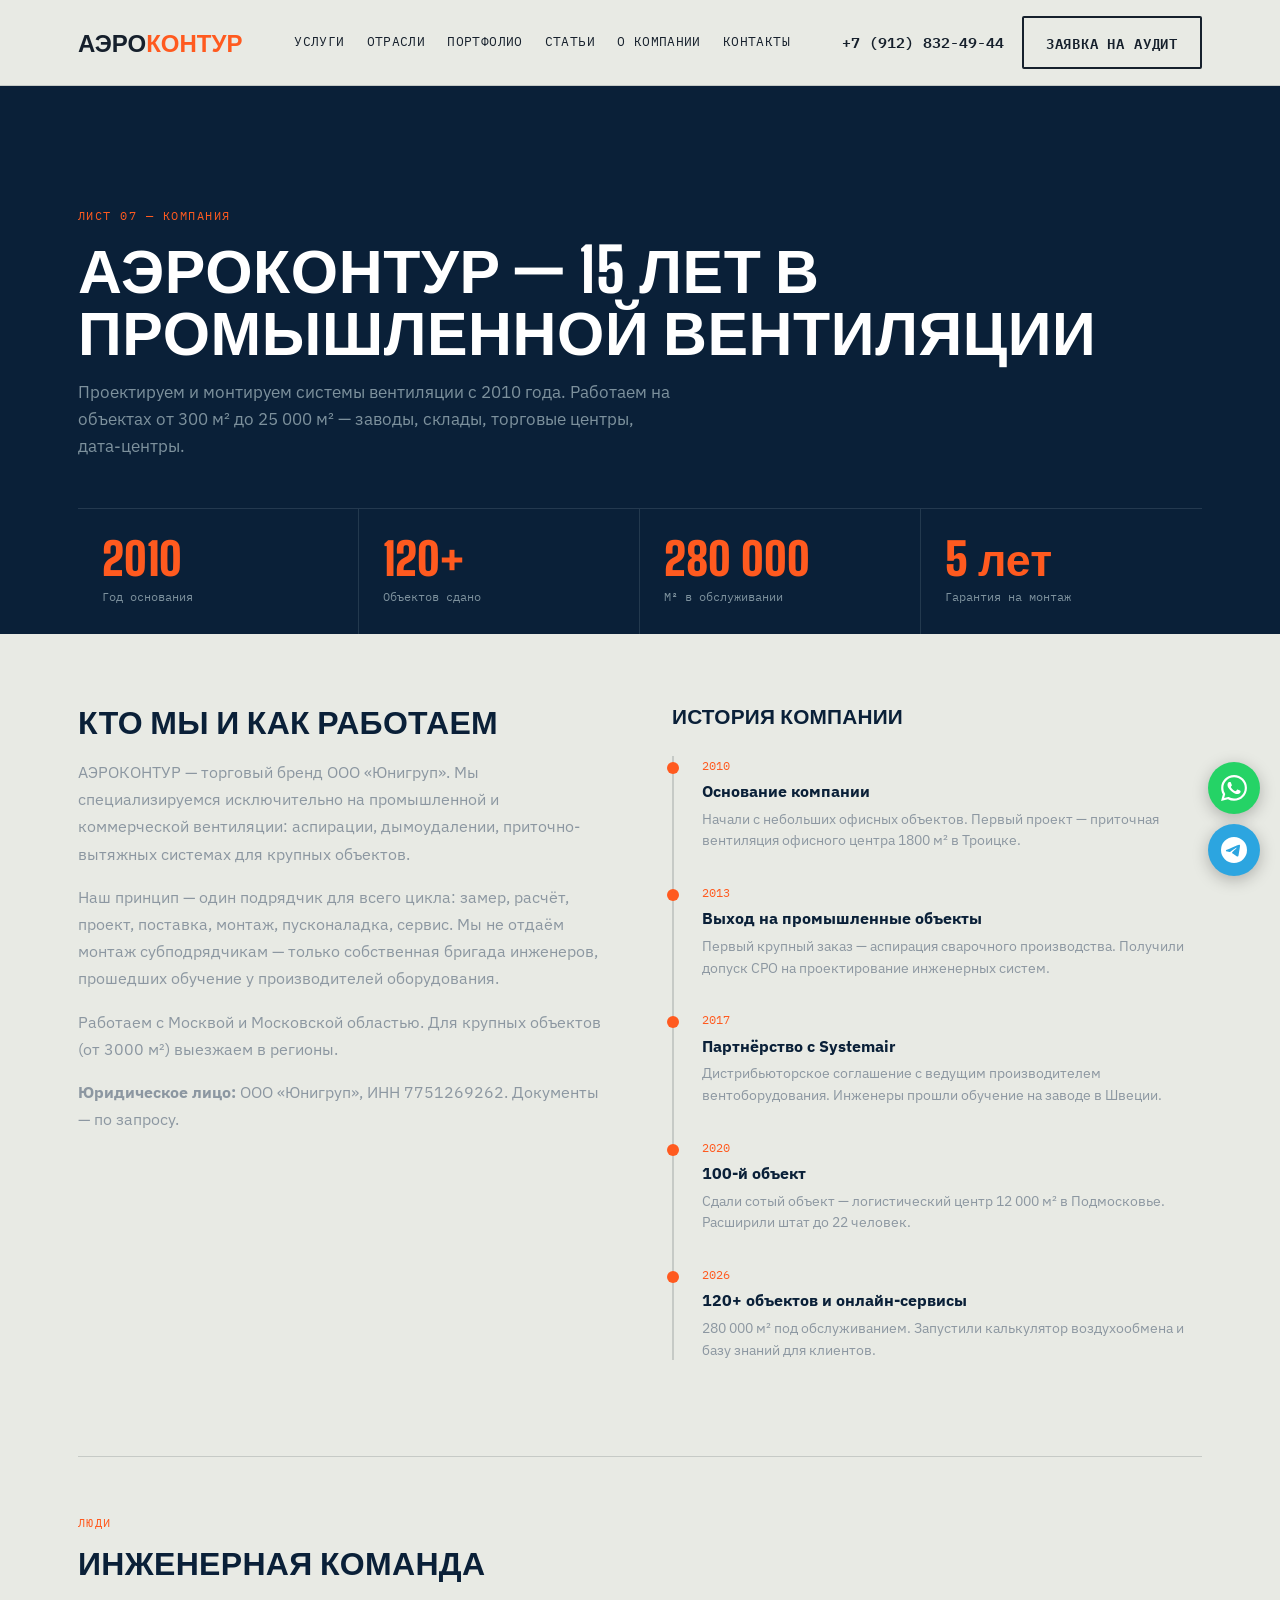
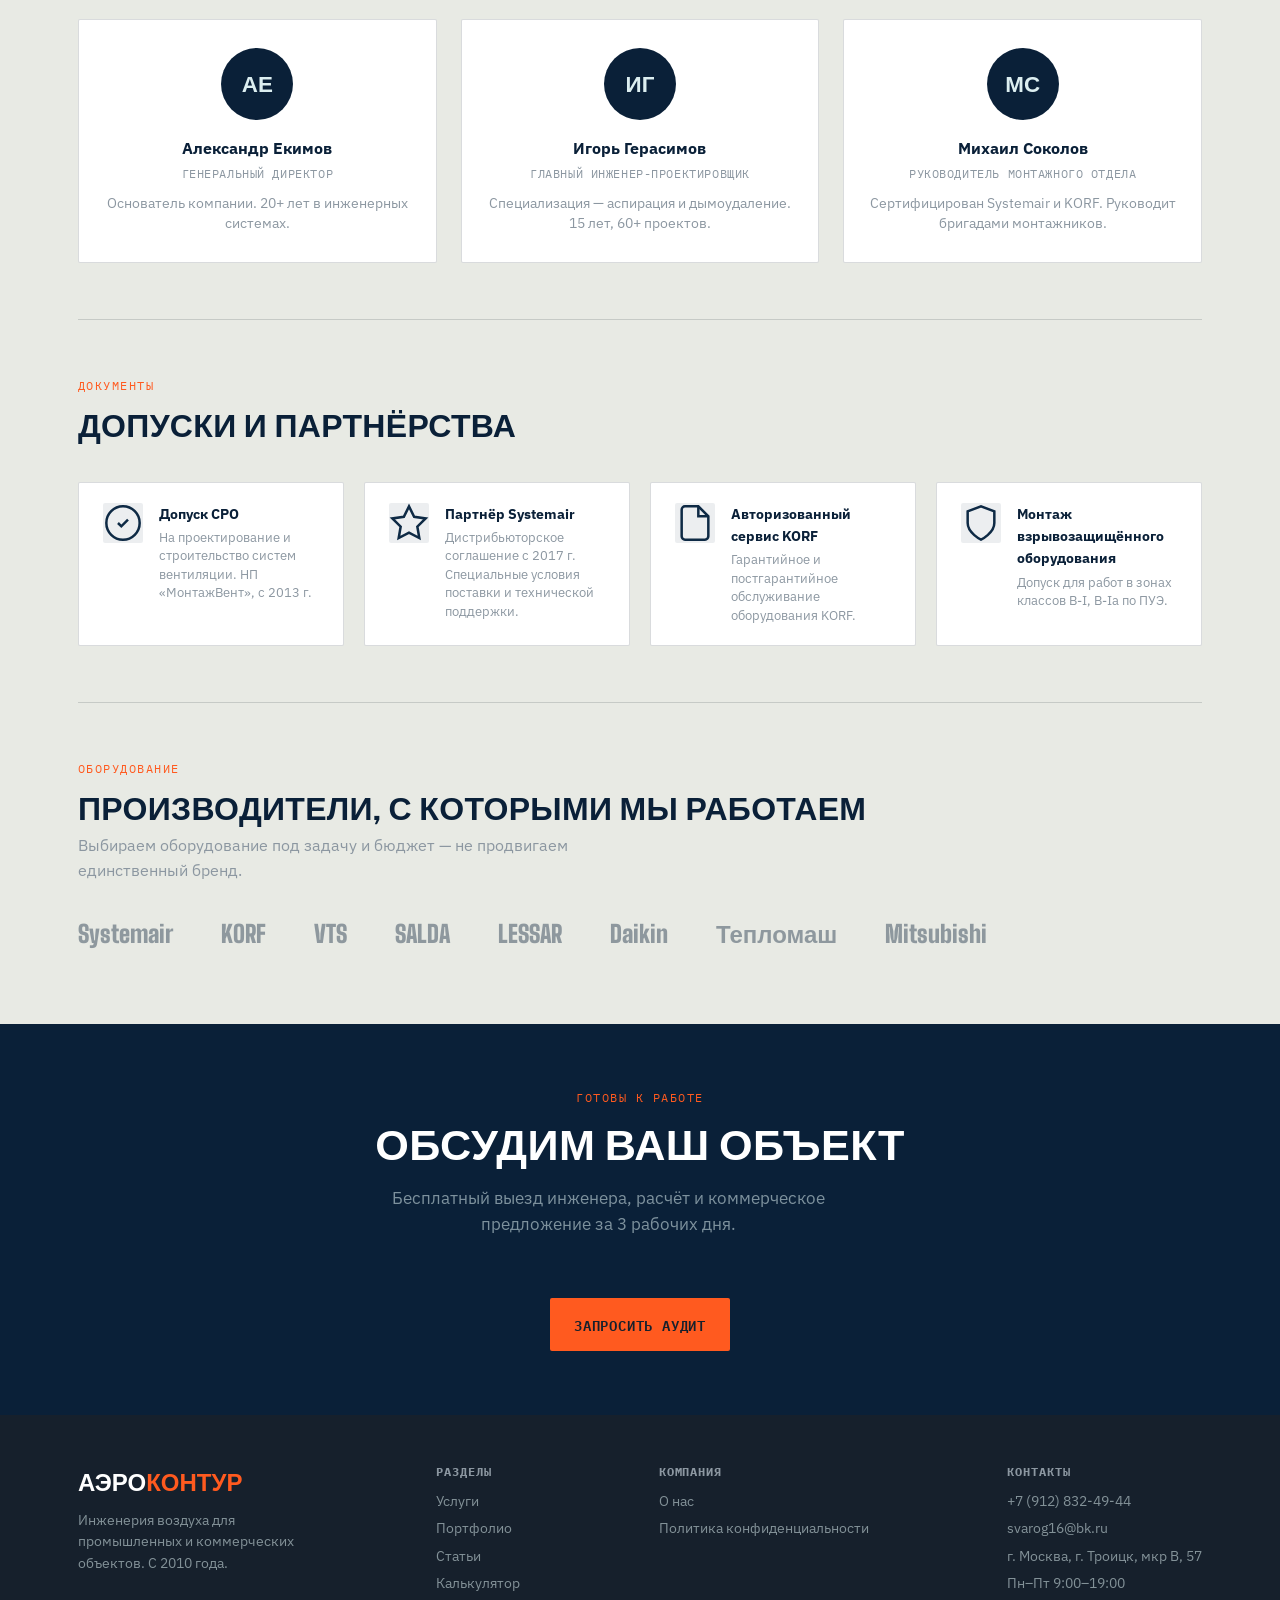
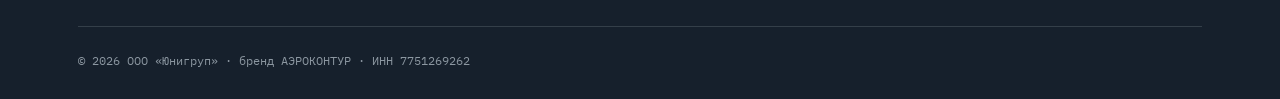
<file: about.html>
<!DOCTYPE html>
<html lang="ru">
<head>
  <meta charset="UTF-8">
  <meta name="viewport" content="width=device-width, initial-scale=1.0">
  <meta name="description" content="О компании АЭРОКОНТУР — 15 лет на рынке промышленной вентиляции в Москве. 120+ объектов, собственный штат инженеров, лицензии, партнёрства с Systemair и KORF.">
  <meta name="robots" content="index, follow">
  <title>О компании АЭРОКОНТУР — промышленная вентиляция в Москве с 2010 года</title>
    <meta property="og:type"        content="website">
  <meta property="og:url"         content="https://unigroup-aero.ru/about.html">
  <meta property="og:title"       content="О компании АЭРОКОНТУР — промышленная вентиляция в Москве с 2010 года">
  <meta property="og:description" content="О компании АЭРОКОНТУР — 15 лет на рынке промышленной вентиляции в Москве. 120+ объектов, собственный штат инженеров, лицензии, партнёрства с Systemair и KORF.">
  <meta property="og:image"       content="https://unigroup-aero.ru/assets/images/og.png">
  <meta property="og:image:width"  content="1200">
  <meta property="og:image:height" content="630">
  <meta property="og:locale"      content="ru_RU">
  <meta property="og:site_name"   content="АЭРОКОНТУР">
  <link rel="canonical" href="https://unigroup-aero.ru/about.html">

  <script type="application/ld+json">
  {
    "@context": "https://schema.org",
    "@type": "Organization",
    "name": "АЭРОКОНТУР",
    "legalName": "ООО «Юнигруп»",
    "taxID": "7751269262",
    "foundingDate": "2010",
    "url": "https://unigroup-aero.ru",
    "telephone": "+79128324944",
    "email": "svarog16@bk.ru",
    "address": {
      "@type": "PostalAddress",
      "streetAddress": "мкр В, 57, помещ. 2р/1",
      "addressLocality": "г. Троицк, Москва",
      "addressCountry": "RU"
    },
    "description": "Проектирование и монтаж промышленной и коммерческой вентиляции под ключ в Москве"
  }
  </script>

  <link rel="preconnect" href="https://fonts.googleapis.com">
  <link href="https://fonts.googleapis.com/css2?family=Big+Shoulders+Display:wght@700;800;900&family=IBM+Plex+Mono:wght@400;500;600&family=IBM+Plex+Sans:wght@400;500;600;700&display=swap" rel="stylesheet">
  <link rel="stylesheet" href="css/style.css">
  <style>
    .about-hero { background: var(--navy-deep); padding: 120px 0 0; }
    .about-hero h1 { font-size: clamp(2.2rem, 5vw, 3.8rem); color: #fff; margin-bottom: 16px; }
    .about-hero p { color: var(--cyan-dim); max-width: 600px; font-size: 1.05rem; line-height: 1.6; padding-bottom: 48px; }
    .about-stats { display: grid; grid-template-columns: repeat(4, 1fr); border-top: 1px solid rgba(220,238,240,.12); }
    .about-stat { padding: 28px 24px; border-right: 1px solid rgba(220,238,240,.12); }
    .about-stat:last-child { border-right: none; }
    .about-stat__num { font-family: var(--font-display); font-size: 2.8rem; font-weight: 900; color: var(--orange); line-height: 1; }
    .about-stat__label { font-family: var(--font-mono); font-size: .75rem; color: var(--cyan-dim); margin-top: 6px; }
    .about-body { background: var(--paper); padding: 72px 0; }
    .about-grid { display: grid; grid-template-columns: 1fr 1fr; gap: 64px; align-items: start; margin-bottom: 64px; }
    .about-text h2 { font-size: clamp(1.5rem, 2.5vw, 2rem); color: var(--navy-deep); margin-bottom: 20px; }
    .about-text p { color: var(--steel); line-height: 1.7; margin-bottom: 16px; }
    .timeline { position: relative; padding-left: 28px; border-left: 2px solid var(--line); }
    .tl-item { margin-bottom: 32px; position: relative; }
    .tl-item::before { content: ''; position: absolute; left: -35px; top: 6px; width: 12px; height: 12px; border-radius: 50%; background: var(--orange); }
    .tl-year { font-family: var(--font-mono); font-size: .78rem; color: var(--orange); margin-bottom: 4px; }
    .tl-title { font-weight: 700; color: var(--navy-deep); margin-bottom: 4px; }
    .tl-desc { font-size: .9rem; color: var(--steel); line-height: 1.5; }
    .team-grid { display: grid; grid-template-columns: repeat(3, 1fr); gap: 24px; margin-top: 40px; }
    .team-card { background: #fff; border: 1px solid var(--line); border-radius: var(--radius); padding: 28px 24px; text-align: center; }
    .team-avatar { width: 72px; height: 72px; border-radius: 50%; background: var(--navy-deep); margin: 0 auto 16px; display: flex; align-items: center; justify-content: center; font-family: var(--font-display); font-size: 1.4rem; font-weight: 900; color: var(--cyan); }
    .team-name { font-weight: 700; color: var(--navy-deep); margin-bottom: 4px; }
    .team-role { font-family: var(--font-mono); font-size: .72rem; color: var(--steel); text-transform: uppercase; letter-spacing: .05em; margin-bottom: 10px; }
    .team-exp { font-size: .85rem; color: var(--steel); line-height: 1.5; }
    .licenses-grid { display: grid; grid-template-columns: repeat(auto-fill, minmax(260px, 1fr)); gap: 20px; margin-top: 40px; }
    .license-card { background: #fff; border: 1px solid var(--line); border-radius: var(--radius); padding: 20px 24px; display: flex; gap: 16px; align-items: flex-start; }
    .license-icon { width: 40px; height: 40px; border-radius: var(--radius); background: rgba(14,42,69,.08); display: flex; align-items: center; justify-content: center; flex-shrink: 0; }
    .license-title { font-weight: 700; color: var(--navy-deep); font-size: .9rem; margin-bottom: 4px; }
    .license-desc { font-size: .82rem; color: var(--steel); line-height: 1.4; }
    .partners-logos { display: flex; flex-wrap: wrap; gap: 24px 48px; align-items: center; margin-top: 32px; }
    .partner-item { font-family: var(--font-display); font-size: 1.5rem; font-weight: 900; color: var(--navy-deep); opacity: .4; transition: opacity .2s; }
    .partner-item:hover { opacity: .8; }
    .section-divider { border: none; border-top: 1px solid var(--line); margin: 56px 0; }
    @media (max-width: 768px) {
      .about-stats { grid-template-columns: 1fr 1fr; }
      .about-grid { grid-template-columns: 1fr; gap: 40px; }
      .team-grid { grid-template-columns: 1fr; }
    }
  </style>
  <style>
    .messenger-fab { position: fixed; right: 20px; bottom: 24px; display: flex; flex-direction: column; gap: 10px; z-index: 999; }
    .fab-btn { width: 52px; height: 52px; border-radius: 50%; display: flex; align-items: center; justify-content: center; box-shadow: 0 4px 16px rgba(0,0,0,.25); transition: transform .2s, box-shadow .2s; text-decoration: none; }
    .fab-btn:hover { transform: scale(1.1); box-shadow: 0 6px 24px rgba(0,0,0,.35); }
    .fab-btn--wa { background: #25D366; }
    .fab-btn--tg { background: #2CA5E0; }
    .fab-btn svg { width: 26px; height: 26px; }
  </style>
    <!-- Yandex.Metrika counter -->
    <script type="text/javascript">
        (function(m,e,t,r,i,k,a){
            m[i]=m[i]||function(){(m[i].a=m[i].a||[]).push(arguments)};
            m[i].l=1*new Date();
            for (var j = 0; j < document.scripts.length; j++) {if (document.scripts[j].src === r) { return; }}
            k=e.createElement(t),a=e.getElementsByTagName(t)[0],k.async=1,k.src=r,a.parentNode.insertBefore(k,a)
        })(window, document,'script','https://mc.yandex.ru/metrika/tag.js?id=110099763', 'ym');
        ym(110099763, 'init', {ssr:true, webvisor:true, clickmap:true, ecommerce:"dataLayer", referrer: document.referrer, url: location.href, accurateTrackBounce:true, trackLinks:true});
    </script>
    <noscript><div><img src="https://mc.yandex.ru/watch/110099763" style="position:absolute; left:-9999px;" alt="" /></div></noscript>
    <!-- /Yandex.Metrika counter -->
</head>
<body>

  <header class="site-header" id="top">
    <div class="site-header__inner wrap">
      <a class="logo" href="index.html">АЭРО<span>КОНТУР</span></a>
      <nav class="nav-links" aria-label="Основная навигация">
        <a href="index.html#services">Услуги</a>
        <a href="index.html#industries">Отрасли</a>
        <a href="portfolio.html">Портфолио</a>
        <a href="blog.html">Статьи</a>
        <a href="about.html" aria-current="page">О компании</a>
        <a href="index.html#contact">Контакты</a>
      </nav>
      <div class="header-right">
        <a class="header-phone mono" href="tel:+79128324944">+7 (912) 832-49-44</a>
        <a class="btn btn--ghost-light" href="index.html#contact">Заявка на аудит</a>
      </div>
    </div>
  </header>

  <section class="about-hero">
    <div class="wrap">
      <span class="eyebrow">Лист 07 — компания</span>
      <h1>АЭРОКОНТУР — 15 лет в промышленной вентиляции</h1>
      <p>Проектируем и монтируем системы вентиляции с 2010 года. Работаем на объектах от 300 м² до 25 000 м² — заводы, склады, торговые центры, дата-центры.</p>
    </div>
    <div class="wrap">
      <div class="about-stats">
        <div class="about-stat"><div class="about-stat__num">2010</div><div class="about-stat__label">Год основания</div></div>
        <div class="about-stat"><div class="about-stat__num">120+</div><div class="about-stat__label">Объектов сдано</div></div>
        <div class="about-stat"><div class="about-stat__num">280 000</div><div class="about-stat__label">М² в обслуживании</div></div>
        <div class="about-stat"><div class="about-stat__num">5 лет</div><div class="about-stat__label">Гарантия на монтаж</div></div>
      </div>
    </div>
  </section>

  <section class="about-body">
    <div class="wrap">

      <div class="about-grid">
        <div class="about-text">
          <h2>Кто мы и как работаем</h2>
          <p>АЭРОКОНТУР — торговый бренд ООО «Юнигруп». Мы специализируемся исключительно на промышленной и коммерческой вентиляции: аспирации, дымоудалении, приточно-вытяжных системах для крупных объектов.</p>
          <p>Наш принцип — один подрядчик для всего цикла: замер, расчёт, проект, поставка, монтаж, пусконаладка, сервис. Мы не отдаём монтаж субподрядчикам — только собственная бригада инженеров, прошедших обучение у производителей оборудования.</p>
          <p>Работаем с Москвой и Московской областью. Для крупных объектов (от 3000 м²) выезжаем в регионы.</p>
          <p><strong>Юридическое лицо:</strong> ООО «Юнигруп», ИНН 7751269262. Документы — по запросу.</p>
        </div>
        <div>
          <h2 style="font-size: 1.3rem; color: var(--navy-deep); margin-bottom: 28px;">История компании</h2>
          <div class="timeline">
            <div class="tl-item">
              <div class="tl-year">2010</div>
              <div class="tl-title">Основание компании</div>
              <div class="tl-desc">Начали с небольших офисных объектов. Первый проект — приточная вентиляция офисного центра 1800 м² в Троицке.</div>
            </div>
            <div class="tl-item">
              <div class="tl-year">2013</div>
              <div class="tl-title">Выход на промышленные объекты</div>
              <div class="tl-desc">Первый крупный заказ — аспирация сварочного производства. Получили допуск СРО на проектирование инженерных систем.</div>
            </div>
            <div class="tl-item">
              <div class="tl-year">2017</div>
              <div class="tl-title">Партнёрство с Systemair</div>
              <div class="tl-desc">Дистрибьюторское соглашение с ведущим производителем вентоборудования. Инженеры прошли обучение на заводе в Швеции.</div>
            </div>
            <div class="tl-item">
              <div class="tl-year">2020</div>
              <div class="tl-title">100-й объект</div>
              <div class="tl-desc">Сдали сотый объект — логистический центр 12 000 м² в Подмосковье. Расширили штат до 22 человек.</div>
            </div>
            <div class="tl-item">
              <div class="tl-year">2026</div>
              <div class="tl-title">120+ объектов и онлайн-сервисы</div>
              <div class="tl-desc">280 000 м² под обслуживанием. Запустили калькулятор воздухообмена и базу знаний для клиентов.</div>
            </div>
          </div>
        </div>
      </div>

      <hr class="section-divider">

      <div>
        <span class="eyebrow">Люди</span>
        <h2 style="font-size: clamp(1.5rem,2.5vw,2rem); color: var(--navy-deep); margin: 12px 0 0;">Инженерная команда</h2>
        <div class="team-grid">
          <div class="team-card">
            <div class="team-avatar">АЕ</div>
            <div class="team-name">Александр Екимов</div>
            <div class="team-role">Генеральный директор</div>
            <div class="team-exp">Основатель компании. 20+ лет в инженерных системах.</div>
          </div>
          <div class="team-card">
            <div class="team-avatar">ИГ</div>
            <div class="team-name">Игорь Герасимов</div>
            <div class="team-role">Главный инженер-проектировщик</div>
            <div class="team-exp">Специализация — аспирация и дымоудаление. 15 лет, 60+ проектов.</div>
          </div>
          <div class="team-card">
            <div class="team-avatar">МС</div>
            <div class="team-name">Михаил Соколов</div>
            <div class="team-role">Руководитель монтажного отдела</div>
            <div class="team-exp">Сертифицирован Systemair и KORF. Руководит бригадами монтажников.</div>
          </div>
        </div>
      </div>

      <hr class="section-divider">

      <div>
        <span class="eyebrow">Документы</span>
        <h2 style="font-size: clamp(1.5rem,2.5vw,2rem); color: var(--navy-deep); margin: 12px 0 0;">Допуски и партнёрства</h2>
        <div class="licenses-grid">
          <div class="license-card">
            <div class="license-icon"><svg viewBox="0 0 24 24" fill="none" stroke="var(--navy)" stroke-width="1.5"><path d="M9 12l2 2 4-4"/><circle cx="12" cy="12" r="10"/></svg></div>
            <div><div class="license-title">Допуск СРО</div><div class="license-desc">На проектирование и строительство систем вентиляции. НП «МонтажВент», с 2013 г.</div></div>
          </div>
          <div class="license-card">
            <div class="license-icon"><svg viewBox="0 0 24 24" fill="none" stroke="var(--navy)" stroke-width="1.5"><path d="M12 2l3.09 6.26L22 9.27l-5 4.87 1.18 6.88L12 17.77l-6.18 3.25L7 14.14 2 9.27l6.91-1.01L12 2z"/></svg></div>
            <div><div class="license-title">Партнёр Systemair</div><div class="license-desc">Дистрибьюторское соглашение с 2017 г. Специальные условия поставки и технической поддержки.</div></div>
          </div>
          <div class="license-card">
            <div class="license-icon"><svg viewBox="0 0 24 24" fill="none" stroke="var(--navy)" stroke-width="1.5"><path d="M14 2H6a2 2 0 0 0-2 2v16a2 2 0 0 0 2 2h12a2 2 0 0 0 2-2V8z"/><polyline points="14 2 14 8 20 8"/></svg></div>
            <div><div class="license-title">Авторизованный сервис KORF</div><div class="license-desc">Гарантийное и постгарантийное обслуживание оборудования KORF.</div></div>
          </div>
          <div class="license-card">
            <div class="license-icon"><svg viewBox="0 0 24 24" fill="none" stroke="var(--navy)" stroke-width="1.5"><path d="M12 22s8-4 8-10V5l-8-3-8 3v7c0 6 8 10 8 10z"/></svg></div>
            <div><div class="license-title">Монтаж взрывозащищённого оборудования</div><div class="license-desc">Допуск для работ в зонах классов В-I, В-Ia по ПУЭ.</div></div>
          </div>
        </div>
      </div>

      <hr class="section-divider">

      <div>
        <span class="eyebrow">Оборудование</span>
        <h2 style="font-size: clamp(1.5rem,2.5vw,2rem); color: var(--navy-deep); margin: 12px 0 8px;">Производители, с которыми мы работаем</h2>
        <p style="color: var(--steel); max-width: 520px; margin-bottom: 0;">Выбираем оборудование под задачу и бюджет — не продвигаем единственный бренд.</p>
        <div class="partners-logos">
          <span class="partner-item">Systemair</span>
          <span class="partner-item">KORF</span>
          <span class="partner-item">VTS</span>
          <span class="partner-item">SALDA</span>
          <span class="partner-item">LESSAR</span>
          <span class="partner-item">Daikin</span>
          <span class="partner-item">Тепломаш</span>
          <span class="partner-item">Mitsubishi</span>
        </div>
      </div>

    </div>
  </section>

  <section class="section form-section" style="padding: 64px 0;">
    <div class="wrap" style="text-align: center; max-width: 600px; margin: 0 auto;">
      <span class="eyebrow">Готовы к работе</span>
      <h2 class="section-title" style="color: #fff; margin: 12px 0 20px;">Обсудим ваш объект</h2>
      <p class="lede">Бесплатный выезд инженера, расчёт и коммерческое предложение за 3 рабочих дня.</p>
      <a class="btn btn--primary" href="index.html#contact" style="margin-top: 28px;">Запросить аудит</a>
    </div>
  </section>

  <footer class="site-footer">
    <div class="wrap">
      <div class="footer-grid">
        <div class="footer-brand">
          <a class="logo" href="index.html">АЭРО<span>КОНТУР</span></a>
          <p>Инженерия воздуха для промышленных и коммерческих объектов. С 2010 года.</p>
        </div>
        <div class="footer-col">
          <h4>Разделы</h4>
          <p><a href="index.html#services">Услуги</a></p>
          <p><a href="portfolio.html">Портфолио</a></p>
          <p><a href="blog.html">Статьи</a></p>
          <p><a href="calculator.html">Калькулятор</a></p>
        </div>
        <div class="footer-col">
          <h4>Компания</h4>
          <p><a href="about.html">О нас</a></p>
          <p><a href="privacy.html">Политика конфиденциальности</a></p>
        </div>
        <div class="footer-col">
          <h4>Контакты</h4>
          <p><a href="tel:+79128324944">+7 (912) 832-49-44</a></p>
          <p><a href="mailto:svarog16@bk.ru">svarog16@bk.ru</a></p>
          <p>г. Москва, г. Троицк, мкр В, 57</p>
          <p>Пн–Пт 9:00–19:00</p>
        </div>
      </div>
      <div class="footer-bottom">
        <span>© 2026 ООО «Юнигруп» · бренд АЭРОКОНТУР · ИНН 7751269262</span>
      </div>
    </div>
  </footer>

  <script src="js/main.js"></script>
  <!-- WhatsApp + Telegram FAB -->
  <div class="messenger-fab" aria-label="Связаться через мессенджер">
    <a class="fab-btn fab-btn--wa" href="https://wa.me/79128324944" target="_blank" rel="noopener" title="WhatsApp">
      <svg viewBox="0 0 24 24" fill="#fff" xmlns="http://www.w3.org/2000/svg"><path d="M17.472 14.382c-.297-.149-1.758-.867-2.03-.967-.273-.099-.471-.148-.67.15-.197.297-.767.966-.94 1.164-.173.199-.347.223-.644.075-.297-.15-1.255-.463-2.39-1.475-.883-.788-1.48-1.761-1.653-2.059-.173-.297-.018-.458.13-.606.134-.133.298-.347.446-.52.149-.174.198-.298.298-.497.099-.198.05-.371-.025-.52-.075-.149-.669-1.612-.916-2.207-.242-.579-.487-.5-.669-.51-.173-.008-.371-.01-.57-.01-.198 0-.52.074-.792.372-.272.297-1.04 1.016-1.04 2.479 0 1.462 1.065 2.875 1.213 3.074.149.198 2.096 3.2 5.077 4.487.709.306 1.262.489 1.694.625.712.227 1.36.195 1.871.118.571-.085 1.758-.719 2.006-1.413.248-.694.248-1.289.173-1.413-.074-.124-.272-.198-.57-.347m-5.421 7.403h-.004a9.87 9.87 0 01-5.031-1.378l-.361-.214-3.741.982.998-3.648-.235-.374a9.86 9.86 0 01-1.51-5.26c.001-5.45 4.436-9.884 9.888-9.884 2.64 0 5.122 1.03 6.988 2.898a9.825 9.825 0 012.893 6.994c-.003 5.45-4.437 9.884-9.885 9.884m8.413-18.297A11.815 11.815 0 0012.05 0C5.495 0 .16 5.335.157 11.892c0 2.096.547 4.142 1.588 5.945L.057 24l6.305-1.654a11.882 11.882 0 005.683 1.448h.005c6.554 0 11.89-5.335 11.893-11.893a11.821 11.821 0 00-3.48-8.413z"/></svg>
    </a>
    <a class="fab-btn fab-btn--tg" href="https://t.me/aerokontur_msk" target="_blank" rel="noopener" title="Telegram">
      <svg viewBox="0 0 24 24" fill="#fff" xmlns="http://www.w3.org/2000/svg"><path d="M11.944 0A12 12 0 0 0 0 12a12 12 0 0 0 12 12 12 12 0 0 0 12-12A12 12 0 0 0 12 0a12 12 0 0 0-.056 0zm4.962 7.224c.1-.002.321.023.465.14a.506.506 0 0 1 .171.325c.016.093.036.306.02.472-.18 1.898-.962 6.502-1.36 8.627-.168.9-.499 1.201-.82 1.23-.696.065-1.225-.46-1.9-.902-1.056-.693-1.653-1.124-2.678-1.8-1.185-.78-.417-1.21.258-1.91.177-.184 3.247-2.977 3.307-3.23.007-.032.014-.15-.056-.212s-.174-.041-.249-.024c-.106.024-1.793 1.14-5.061 3.345-.48.33-.913.49-1.302.48-.428-.008-1.252-.241-1.865-.44-.752-.245-1.349-.374-1.297-.789.027-.216.325-.437.893-.663 3.498-1.524 5.83-2.529 6.998-3.014 3.332-1.386 4.025-1.627 4.476-1.635z"/></svg>
    </a>
  </div>
</body>
</html>
</file>
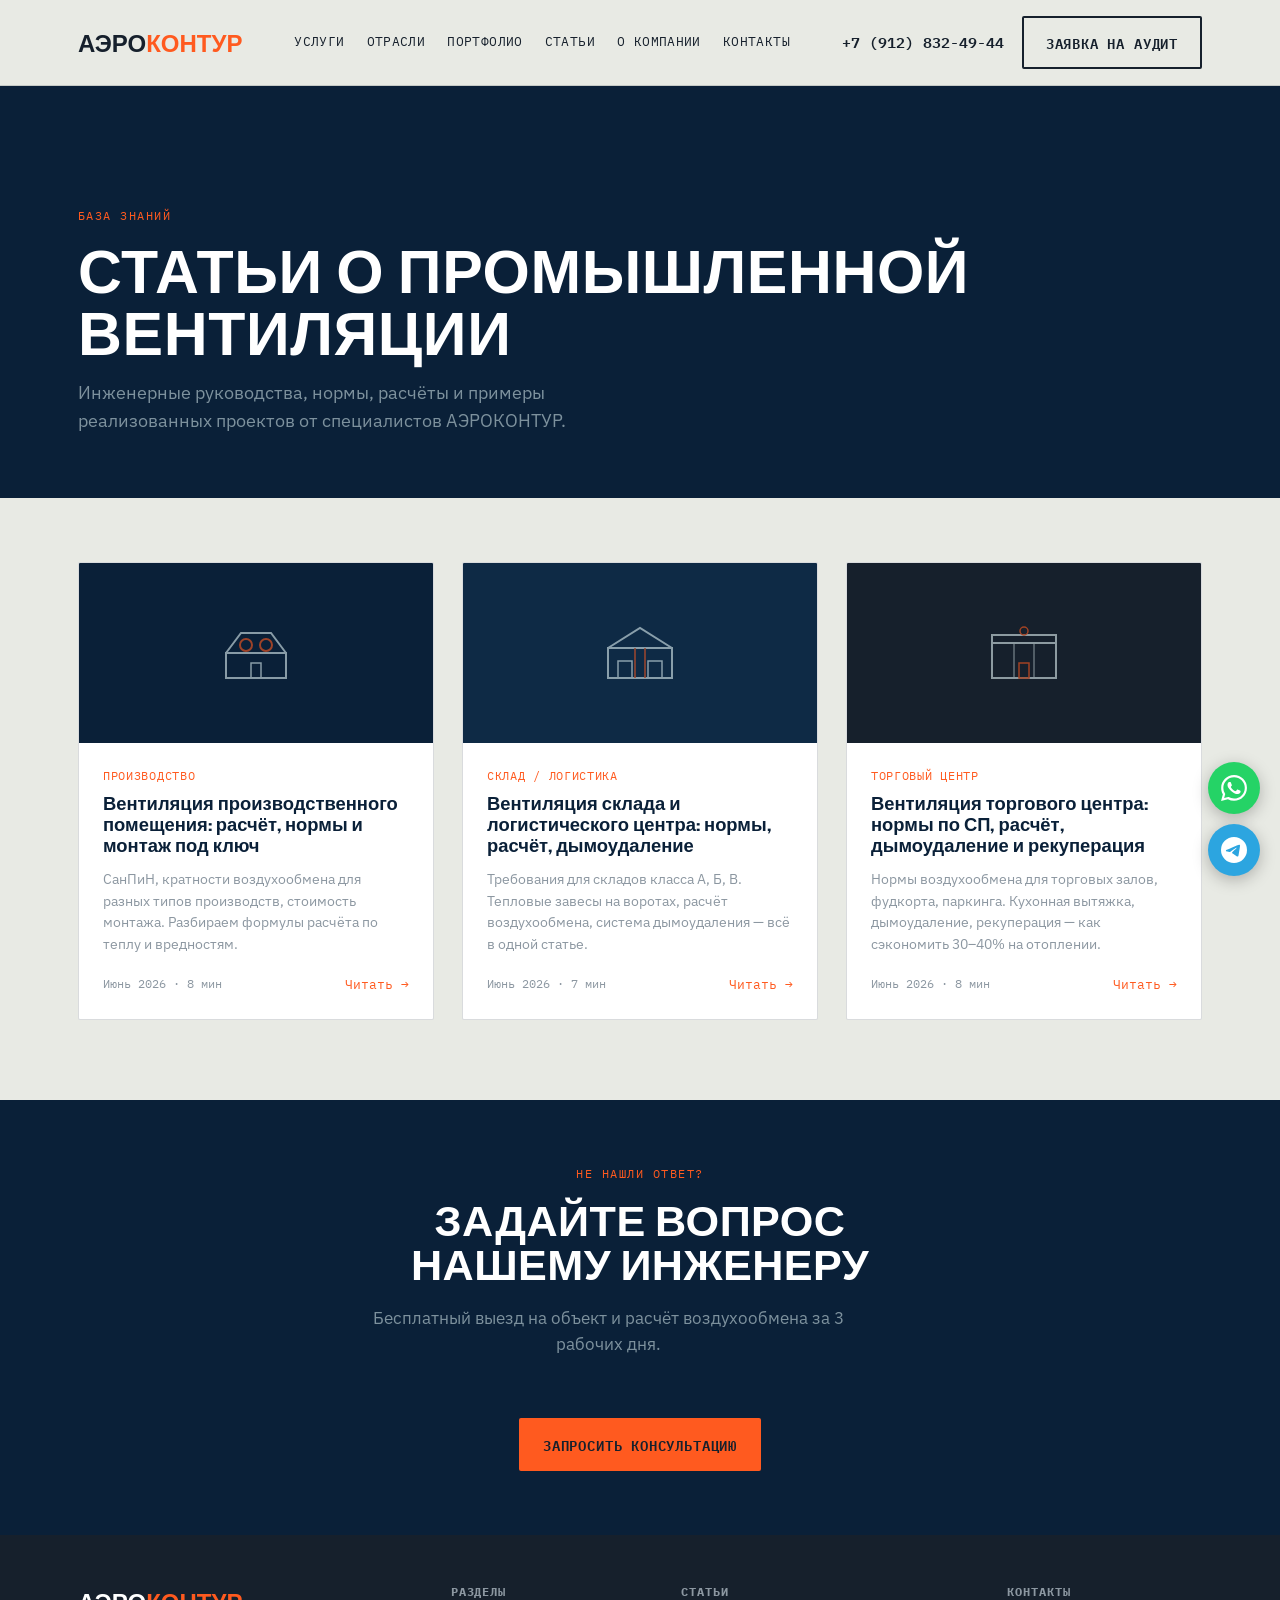
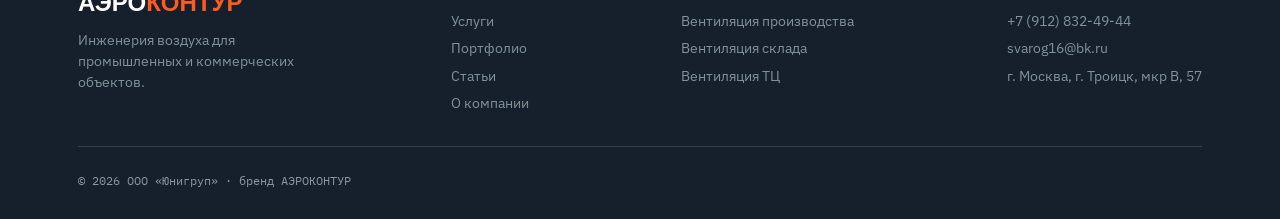
<file: blog.html>
<!DOCTYPE html>
<html lang="ru">
<head>
  <meta charset="UTF-8">
  <meta name="viewport" content="width=device-width, initial-scale=1.0">
  <meta name="description" content="Статьи и руководства по промышленной и коммерческой вентиляции от АЭРОКОНТУР: расчёт воздухообмена, нормы СП, монтаж систем для производств, складов и торговых центров.">
  <meta name="robots" content="index, follow">
  <title>Статьи о промышленной вентиляции — расчёт, нормы, монтаж | АЭРОКОНТУР</title>
    <meta property="og:type"        content="website">
  <meta property="og:url"         content="https://unigroup-aero.ru/blog.html">
  <meta property="og:title"       content="Статьи о промышленной вентиляции — расчёт, нормы, монтаж | АЭРОКОНТУР">
  <meta property="og:description" content="Статьи и руководства по промышленной и коммерческой вентиляции от АЭРОКОНТУР: расчёт воздухообмена, нормы СП, монтаж систем для производств, складов и торговых центров.">
  <meta property="og:image"       content="https://unigroup-aero.ru/assets/images/og.png">
  <meta property="og:image:width"  content="1200">
  <meta property="og:image:height" content="630">
  <meta property="og:locale"      content="ru_RU">
  <meta property="og:site_name"   content="АЭРОКОНТУР">
  <link rel="canonical" href="https://unigroup-aero.ru/blog.html">
    <script type="application/ld+json">
  {
    "@context": "https://schema.org",
    "@type": "Blog",
    "name": "Статьи о промышленной вентиляции",
    "description": "Экспертные статьи о проектировании и монтаже систем вентиляции для производств, складов и торговых центров",
    "url": "https://unigroup-aero.ru/blog.html",
    "publisher": {
      "@type": "Organization",
      "name": "АЭРОКОНТУР",
      "url": "https://unigroup-aero.ru"
    }
  }
  </script>

  <link rel="preconnect" href="https://fonts.googleapis.com">
  <link href="https://fonts.googleapis.com/css2?family=Big+Shoulders+Display:wght@700;800;900&family=IBM+Plex+Mono:wght@400;500;600&family=IBM+Plex+Sans:wght@400;500;600;700&display=swap" rel="stylesheet">
  <link rel="stylesheet" href="css/style.css">
  <style>
    .blog-hero { background: var(--navy-deep); color: var(--cyan); padding: 120px 0 64px; }
    .blog-hero h1 { font-size: clamp(2.2rem, 5vw, 3.8rem); color: #fff; margin-bottom: 16px; }
    .blog-hero p { font-size: 1.1rem; color: var(--cyan-dim); max-width: 560px; }
    .blog-grid { display: grid; grid-template-columns: repeat(auto-fill, minmax(340px, 1fr)); gap: 28px; padding: 64px 0 80px; }
    .blog-card { background: #fff; border: 1px solid var(--line); border-radius: var(--radius); overflow: hidden; transition: box-shadow .2s, transform .2s; }
    .blog-card:hover { box-shadow: 0 8px 32px rgba(0,0,0,.12); transform: translateY(-3px); }
    .blog-card__img { background: var(--navy); height: 180px; display: flex; align-items: center; justify-content: center; }
    .blog-card__img svg { width: 80px; height: 80px; opacity: .6; }
    .blog-card__body { padding: 24px; }
    .blog-card__tag { font-family: var(--font-mono); font-size: .72rem; text-transform: uppercase; letter-spacing: .06em; color: var(--orange); margin-bottom: 8px; display: block; }
    .blog-card__title { font-size: 1.15rem; font-family: var(--font-display); font-weight: 800; color: var(--navy-deep); margin-bottom: 12px; line-height: 1.15; }
    .blog-card__desc { font-size: .9rem; color: var(--steel); line-height: 1.5; margin-bottom: 20px; }
    .blog-card__footer { display: flex; align-items: center; justify-content: space-between; }
    .blog-card__date { font-family: var(--font-mono); font-size: .75rem; color: var(--steel); }
    .blog-card__link { font-family: var(--font-mono); font-size: .8rem; color: var(--orange); }
    .blog-card__link:hover { text-decoration: underline; }
  </style>
  <style>
    .messenger-fab { position: fixed; right: 20px; bottom: 24px; display: flex; flex-direction: column; gap: 10px; z-index: 999; }
    .fab-btn { width: 52px; height: 52px; border-radius: 50%; display: flex; align-items: center; justify-content: center; box-shadow: 0 4px 16px rgba(0,0,0,.25); transition: transform .2s, box-shadow .2s; text-decoration: none; }
    .fab-btn:hover { transform: scale(1.1); box-shadow: 0 6px 24px rgba(0,0,0,.35); }
    .fab-btn--wa { background: #25D366; }
    .fab-btn--tg { background: #2CA5E0; }
    .fab-btn svg { width: 26px; height: 26px; }
  </style>
    <!-- Yandex.Metrika counter -->
    <script type="text/javascript">
        (function(m,e,t,r,i,k,a){
            m[i]=m[i]||function(){(m[i].a=m[i].a||[]).push(arguments)};
            m[i].l=1*new Date();
            for (var j = 0; j < document.scripts.length; j++) {if (document.scripts[j].src === r) { return; }}
            k=e.createElement(t),a=e.getElementsByTagName(t)[0],k.async=1,k.src=r,a.parentNode.insertBefore(k,a)
        })(window, document,'script','https://mc.yandex.ru/metrika/tag.js?id=110099763', 'ym');
        ym(110099763, 'init', {ssr:true, webvisor:true, clickmap:true, ecommerce:"dataLayer", referrer: document.referrer, url: location.href, accurateTrackBounce:true, trackLinks:true});
    </script>
    <noscript><div><img src="https://mc.yandex.ru/watch/110099763" style="position:absolute; left:-9999px;" alt="" /></div></noscript>
    <!-- /Yandex.Metrika counter -->
</head>
<body>

  <header class="site-header" id="top">
    <div class="site-header__inner wrap">
      <a class="logo" href="index.html">АЭРО<span>КОНТУР</span></a>
      <nav class="nav-links" aria-label="Основная навигация">
        <a href="index.html#services">Услуги</a>
        <a href="index.html#industries">Отрасли</a>
        <a href="portfolio.html">Портфолио</a>
        <a href="blog.html" aria-current="page">Статьи</a>
        <a href="about.html">О компании</a>
        <a href="index.html#contact">Контакты</a>
      </nav>
      <div class="header-right">
        <a class="header-phone mono" href="tel:+79128324944">+7 (912) 832-49-44</a>
        <a class="btn btn--ghost-light" href="index.html#contact">Заявка на аудит</a>
      </div>
    </div>
  </header>

  <section class="blog-hero">
    <div class="wrap">
      <span class="eyebrow">База знаний</span>
      <h1>Статьи о промышленной вентиляции</h1>
      <p>Инженерные руководства, нормы, расчёты и примеры реализованных проектов от специалистов АЭРОКОНТУР.</p>
    </div>
  </section>

  <main>
    <div class="wrap">
      <div class="blog-grid">

        <a class="blog-card" href="articles/ventilyaciya-proizvodstvennogo-pomescheniya.html">
          <div class="blog-card__img" style="background: var(--navy-deep);">
            <svg viewBox="0 0 80 80" fill="none" xmlns="http://www.w3.org/2000/svg">
              <rect x="10" y="40" width="60" height="25" stroke="#DCEEF0" stroke-width="2"/>
              <path d="M10 40 L25 20 L55 20 L70 40" stroke="#DCEEF0" stroke-width="2"/>
              <circle cx="30" cy="32" r="6" stroke="#FF5A1F" stroke-width="2"/>
              <circle cx="50" cy="32" r="6" stroke="#FF5A1F" stroke-width="2"/>
              <rect x="35" y="50" width="10" height="15" stroke="#DCEEF0" stroke-width="1.5"/>
            </svg>
          </div>
          <div class="blog-card__body">
            <span class="blog-card__tag">Производство</span>
            <div class="blog-card__title">Вентиляция производственного помещения: расчёт, нормы и монтаж под ключ</div>
            <div class="blog-card__desc">СанПиН, кратности воздухообмена для разных типов производств, стоимость монтажа. Разбираем формулы расчёта по теплу и вредностям.</div>
            <div class="blog-card__footer">
              <span class="blog-card__date">Июнь 2026 · 8 мин</span>
              <span class="blog-card__link">Читать →</span>
            </div>
          </div>
        </a>

        <a class="blog-card" href="articles/ventilyaciya-sklada.html">
          <div class="blog-card__img" style="background: var(--navy);">
            <svg viewBox="0 0 80 80" fill="none" xmlns="http://www.w3.org/2000/svg">
              <rect x="8" y="35" width="64" height="30" stroke="#DCEEF0" stroke-width="2"/>
              <path d="M8 35 L40 15 L72 35" stroke="#DCEEF0" stroke-width="2"/>
              <rect x="18" y="48" width="14" height="17" stroke="#DCEEF0" stroke-width="1.5"/>
              <rect x="48" y="48" width="14" height="17" stroke="#DCEEF0" stroke-width="1.5"/>
              <line x1="35" y1="35" x2="35" y2="65" stroke="#FF5A1F" stroke-width="1.5"/>
              <line x1="45" y1="35" x2="45" y2="65" stroke="#FF5A1F" stroke-width="1.5"/>
            </svg>
          </div>
          <div class="blog-card__body">
            <span class="blog-card__tag">Склад / Логистика</span>
            <div class="blog-card__title">Вентиляция склада и логистического центра: нормы, расчёт, дымоудаление</div>
            <div class="blog-card__desc">Требования для складов класса А, Б, В. Тепловые завесы на воротах, расчёт воздухообмена, система дымоудаления — всё в одной статье.</div>
            <div class="blog-card__footer">
              <span class="blog-card__date">Июнь 2026 · 7 мин</span>
              <span class="blog-card__link">Читать →</span>
            </div>
          </div>
        </a>

        <a class="blog-card" href="articles/ventilyaciya-torgovogo-centra.html">
          <div class="blog-card__img" style="background: var(--ink);">
            <svg viewBox="0 0 80 80" fill="none" xmlns="http://www.w3.org/2000/svg">
              <rect x="8" y="30" width="64" height="35" stroke="#DCEEF0" stroke-width="2"/>
              <rect x="8" y="22" width="64" height="8" stroke="#DCEEF0" stroke-width="2"/>
              <line x1="30" y1="30" x2="30" y2="65" stroke="#DCEEF0" stroke-width="1"/>
              <line x1="50" y1="30" x2="50" y2="65" stroke="#DCEEF0" stroke-width="1"/>
              <rect x="35" y="50" width="10" height="15" stroke="#FF5A1F" stroke-width="1.5"/>
              <circle cx="40" cy="18" r="4" stroke="#FF5A1F" stroke-width="1.5"/>
            </svg>
          </div>
          <div class="blog-card__body">
            <span class="blog-card__tag">Торговый центр</span>
            <div class="blog-card__title">Вентиляция торгового центра: нормы по СП, расчёт, дымоудаление и рекуперация</div>
            <div class="blog-card__desc">Нормы воздухообмена для торговых залов, фудкорта, паркинга. Кухонная вытяжка, дымоудаление, рекуперация — как сэкономить 30–40% на отоплении.</div>
            <div class="blog-card__footer">
              <span class="blog-card__date">Июнь 2026 · 8 мин</span>
              <span class="blog-card__link">Читать →</span>
            </div>
          </div>
        </a>

      </div>
    </div>
  </main>

  <section class="section form-section" style="padding: 64px 0;">
    <div class="wrap" style="text-align: center; max-width: 600px; margin: 0 auto;">
      <span class="eyebrow">Не нашли ответ?</span>
      <h2 class="section-title" style="color: #fff; margin: 12px 0 20px;">Задайте вопрос нашему инженеру</h2>
      <p class="lede">Бесплатный выезд на объект и расчёт воздухообмена за 3 рабочих дня.</p>
      <a class="btn btn--primary" href="index.html#contact" style="margin-top: 28px;">Запросить консультацию</a>
    </div>
  </section>

  <footer class="site-footer">
    <div class="wrap">
      <div class="footer-grid">
        <div class="footer-brand">
          <a class="logo" href="index.html">АЭРО<span>КОНТУР</span></a>
          <p>Инженерия воздуха для промышленных и коммерческих объектов.</p>
        </div>
        <div class="footer-col">
          <h4>Разделы</h4>
          <p><a href="index.html#services">Услуги</a></p>
          <p><a href="portfolio.html">Портфолио</a></p>
          <p><a href="blog.html">Статьи</a></p>
          <p><a href="about.html">О компании</a></p>
        </div>
        <div class="footer-col">
          <h4>Статьи</h4>
          <p><a href="articles/ventilyaciya-proizvodstvennogo-pomescheniya.html">Вентиляция производства</a></p>
          <p><a href="articles/ventilyaciya-sklada.html">Вентиляция склада</a></p>
          <p><a href="articles/ventilyaciya-torgovogo-centra.html">Вентиляция ТЦ</a></p>
        </div>
        <div class="footer-col">
          <h4>Контакты</h4>
          <p><a href="tel:+79128324944">+7 (912) 832-49-44</a></p>
          <p><a href="mailto:svarog16@bk.ru">svarog16@bk.ru</a></p>
          <p>г. Москва, г. Троицк, мкр В, 57</p>
        </div>
      </div>
      <div class="footer-bottom">
        <span>© 2026 ООО «Юнигруп» · бренд АЭРОКОНТУР</span>
      </div>
    </div>
  </footer>

  <script src="js/main.js"></script>
  <!-- WhatsApp + Telegram FAB -->
  <div class="messenger-fab" aria-label="Связаться через мессенджер">
    <a class="fab-btn fab-btn--wa" href="https://wa.me/79128324944" target="_blank" rel="noopener" title="WhatsApp">
      <svg viewBox="0 0 24 24" fill="#fff" xmlns="http://www.w3.org/2000/svg"><path d="M17.472 14.382c-.297-.149-1.758-.867-2.03-.967-.273-.099-.471-.148-.67.15-.197.297-.767.966-.94 1.164-.173.199-.347.223-.644.075-.297-.15-1.255-.463-2.39-1.475-.883-.788-1.48-1.761-1.653-2.059-.173-.297-.018-.458.13-.606.134-.133.298-.347.446-.52.149-.174.198-.298.298-.497.099-.198.05-.371-.025-.52-.075-.149-.669-1.612-.916-2.207-.242-.579-.487-.5-.669-.51-.173-.008-.371-.01-.57-.01-.198 0-.52.074-.792.372-.272.297-1.04 1.016-1.04 2.479 0 1.462 1.065 2.875 1.213 3.074.149.198 2.096 3.2 5.077 4.487.709.306 1.262.489 1.694.625.712.227 1.36.195 1.871.118.571-.085 1.758-.719 2.006-1.413.248-.694.248-1.289.173-1.413-.074-.124-.272-.198-.57-.347m-5.421 7.403h-.004a9.87 9.87 0 01-5.031-1.378l-.361-.214-3.741.982.998-3.648-.235-.374a9.86 9.86 0 01-1.51-5.26c.001-5.45 4.436-9.884 9.888-9.884 2.64 0 5.122 1.03 6.988 2.898a9.825 9.825 0 012.893 6.994c-.003 5.45-4.437 9.884-9.885 9.884m8.413-18.297A11.815 11.815 0 0012.05 0C5.495 0 .16 5.335.157 11.892c0 2.096.547 4.142 1.588 5.945L.057 24l6.305-1.654a11.882 11.882 0 005.683 1.448h.005c6.554 0 11.89-5.335 11.893-11.893a11.821 11.821 0 00-3.48-8.413z"/></svg>
    </a>
    <a class="fab-btn fab-btn--tg" href="https://t.me/aerokontur_msk" target="_blank" rel="noopener" title="Telegram">
      <svg viewBox="0 0 24 24" fill="#fff" xmlns="http://www.w3.org/2000/svg"><path d="M11.944 0A12 12 0 0 0 0 12a12 12 0 0 0 12 12 12 12 0 0 0 12-12A12 12 0 0 0 12 0a12 12 0 0 0-.056 0zm4.962 7.224c.1-.002.321.023.465.14a.506.506 0 0 1 .171.325c.016.093.036.306.02.472-.18 1.898-.962 6.502-1.36 8.627-.168.9-.499 1.201-.82 1.23-.696.065-1.225-.46-1.9-.902-1.056-.693-1.653-1.124-2.678-1.8-1.185-.78-.417-1.21.258-1.91.177-.184 3.247-2.977 3.307-3.23.007-.032.014-.15-.056-.212s-.174-.041-.249-.024c-.106.024-1.793 1.14-5.061 3.345-.48.33-.913.49-1.302.48-.428-.008-1.252-.241-1.865-.44-.752-.245-1.349-.374-1.297-.789.027-.216.325-.437.893-.663 3.498-1.524 5.83-2.529 6.998-3.014 3.332-1.386 4.025-1.627 4.476-1.635z"/></svg>
    </a>
  </div>
</body>
</html>
</file>
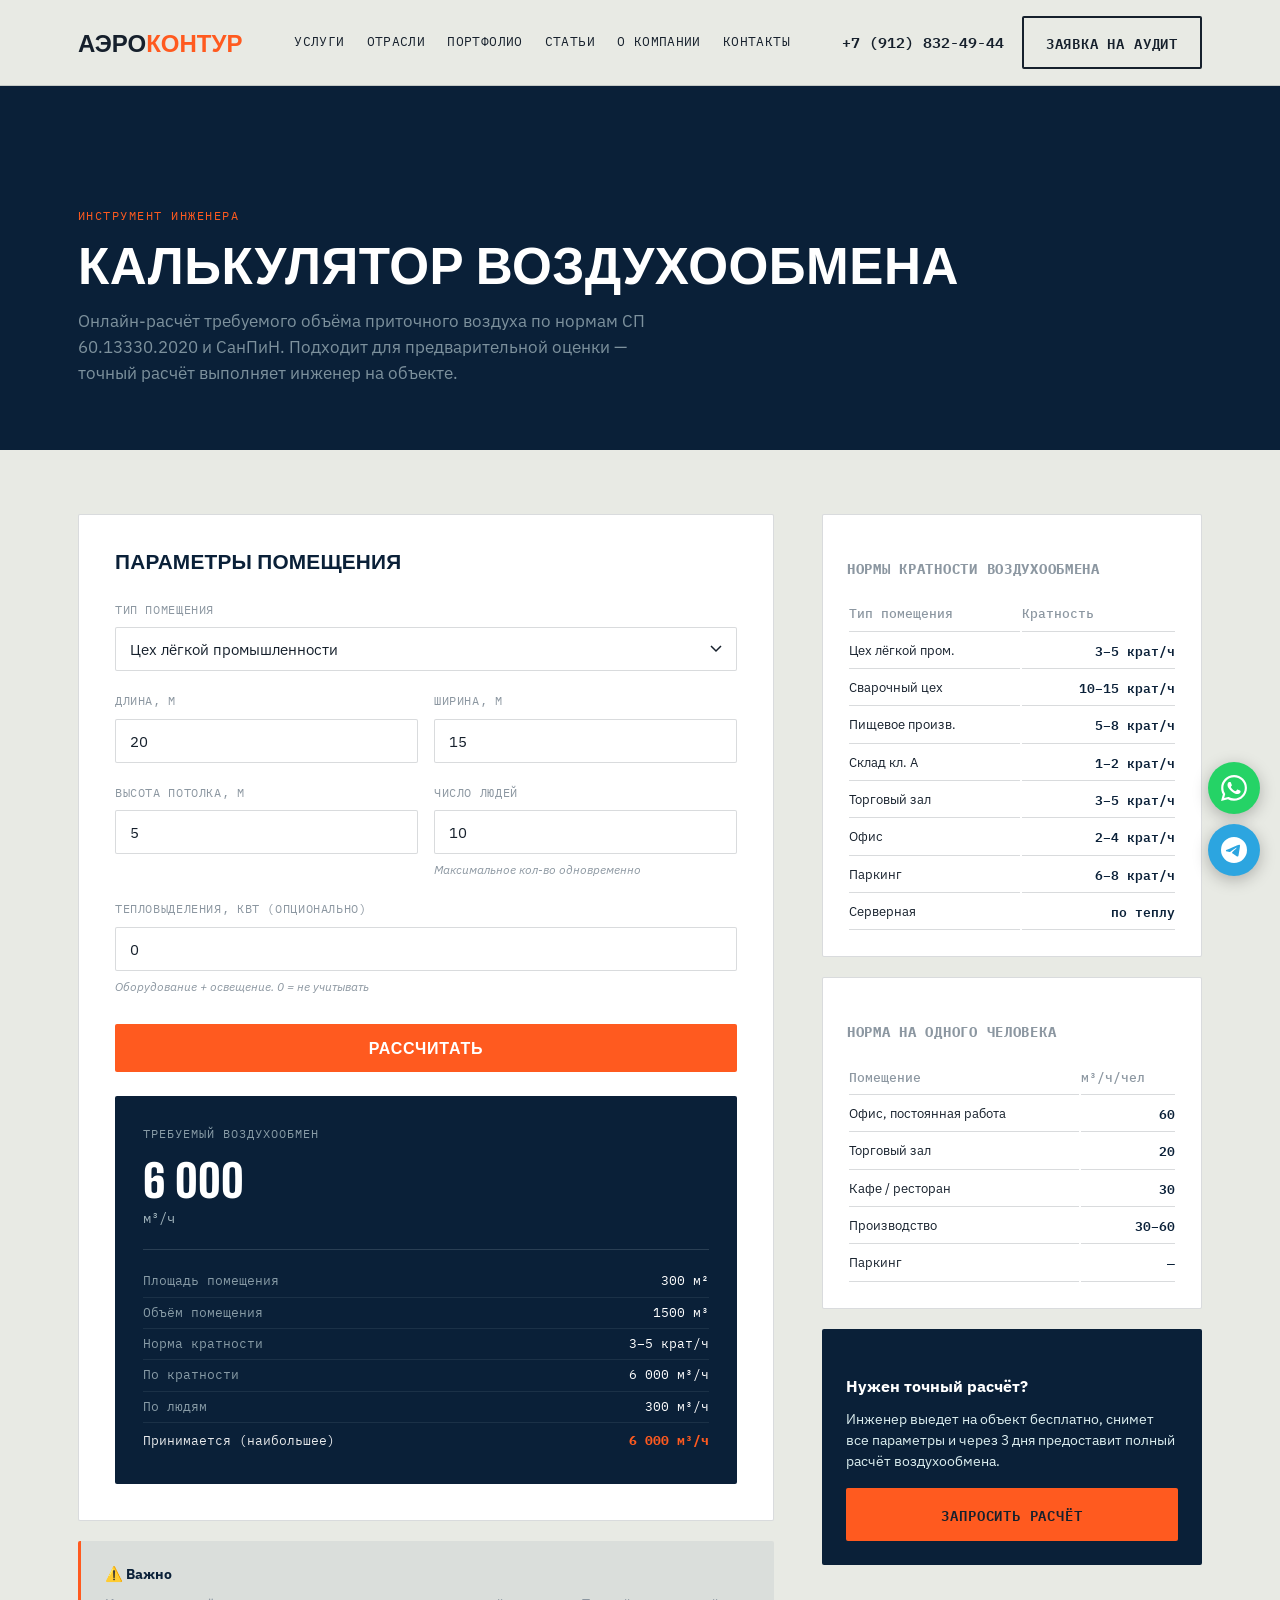
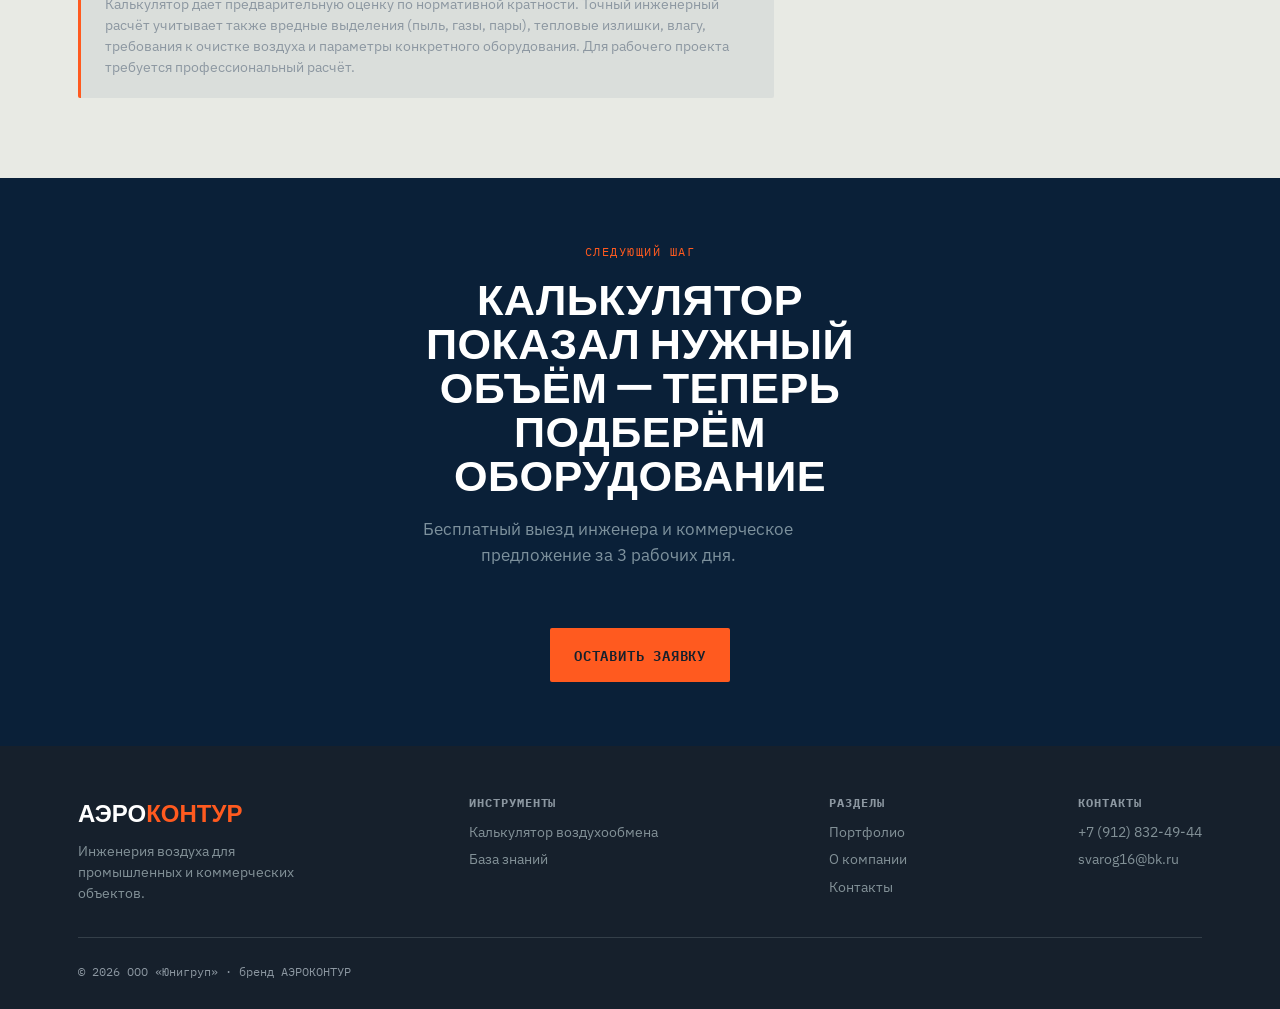
<file: calculator.html>
<!DOCTYPE html>
<html lang="ru">
<head>
  <meta charset="UTF-8">
  <meta name="viewport" content="width=device-width, initial-scale=1.0">
  <meta name="description" content="Онлайн-калькулятор воздухообмена: рассчитайте требуемый объём приточного воздуха для производства, склада, офиса или торгового зала. Нормы СП 60.13330.2020, СанПиН.">
  <meta name="keywords" content="калькулятор воздухообмена, расчёт вентиляции онлайн, кратность воздухообмена расчёт, объём приточного воздуха, расчёт вентиляции производственного помещения">
  <meta name="robots" content="index, follow">
  <title>Калькулятор воздухообмена онлайн — расчёт вентиляции по нормам СП | АЭРОКОНТУР</title>
    <meta property="og:type"        content="website">
  <meta property="og:url"         content="https://unigroup-aero.ru/calculator.html">
  <meta property="og:title"       content="Калькулятор воздухообмена онлайн — расчёт вентиляции по нормам СП | АЭРОКОНТУР">
  <meta property="og:description" content="Онлайн-калькулятор воздухообмена: рассчитайте требуемый объём приточного воздуха для производства, склада, офиса или торгового зала. Нормы СП 60.13330.2020, СанПиН.">
  <meta property="og:image"       content="https://unigroup-aero.ru/assets/images/og.png">
  <meta property="og:image:width"  content="1200">
  <meta property="og:image:height" content="630">
  <meta property="og:locale"      content="ru_RU">
  <meta property="og:site_name"   content="АЭРОКОНТУР">
  <link rel="canonical" href="https://unigroup-aero.ru/calculator.html">

  <script type="application/ld+json">
  {
    "@context": "https://schema.org",
    "@type": "WebApplication",
    "name": "Калькулятор воздухообмена",
    "description": "Онлайн-расчёт требуемого воздухообмена для промышленных и коммерческих помещений по нормам СП 60.13330.2020",
    "url": "https://unigroup-aero.ru/calculator.html",
    "applicationCategory": "UtilityApplication",
    "offers": {"@type": "Offer", "price": "0", "priceCurrency": "RUB"},
    "publisher": {"@type": "Organization", "name": "АЭРОКОНТУР"}
  }
  </script>

  <link rel="preconnect" href="https://fonts.googleapis.com">
  <link href="https://fonts.googleapis.com/css2?family=Big+Shoulders+Display:wght@700;800;900&family=IBM+Plex+Mono:wght@400;500;600&family=IBM+Plex+Sans:wght@400;500;600;700&display=swap" rel="stylesheet">
  <link rel="stylesheet" href="css/style.css">
  <style>
    .calc-hero { background: var(--navy-deep); color: var(--cyan); padding: 120px 0 64px; }
    .calc-hero h1 { font-size: clamp(2rem, 4vw, 3.2rem); color: #fff; margin-bottom: 16px; }
    .calc-hero p { color: var(--cyan-dim); max-width: 600px; font-size: 1.05rem; }
    .calc-body { background: var(--paper); padding: 64px 0 80px; }
    .calc-grid { display: grid; grid-template-columns: 1fr 380px; gap: 48px; align-items: start; }
    .calc-card { background: #fff; border: 1px solid var(--line); border-radius: var(--radius); padding: 36px; }
    .calc-card h2 { font-size: 1.3rem; margin-bottom: 28px; color: var(--navy-deep); }
    .form-group { margin-bottom: 20px; }
    .form-group label { display: block; font-family: var(--font-mono); font-size: .78rem; text-transform: uppercase; letter-spacing: .05em; color: var(--steel); margin-bottom: 8px; }
    .form-group select, .form-group input[type="number"] { width: 100%; padding: 11px 14px; border: 1px solid var(--line); border-radius: var(--radius); font-family: var(--font-body); font-size: .95rem; color: var(--ink); background: #fff; transition: border-color .2s; appearance: none; }
    .form-group select:focus, .form-group input[type="number"]:focus { outline: none; border-color: var(--orange); }
    .form-group select { background-image: url("data:image/svg+xml,%3Csvg xmlns='http://www.w3.org/2000/svg' width='12' height='8' viewBox='0 0 12 8'%3E%3Cpath d='M1 1l5 5 5-5' stroke='%2316202C' stroke-width='1.5' fill='none'/%3E%3C/svg%3E"); background-repeat: no-repeat; background-position: right 14px center; padding-right: 36px; }
    .form-row { display: grid; grid-template-columns: 1fr 1fr; gap: 16px; }
    .calc-btn { width: 100%; padding: 14px; background: var(--orange); color: #fff; border: none; border-radius: var(--radius); font-family: var(--font-display); font-size: 1rem; font-weight: 800; text-transform: uppercase; letter-spacing: .05em; cursor: pointer; margin-top: 8px; transition: opacity .2s; }
    .calc-btn:hover { opacity: .88; }
    .calc-result { background: var(--navy-deep); color: var(--cyan); border-radius: var(--radius); padding: 28px; margin-top: 24px; display: none; }
    .calc-result.visible { display: block; }
    .result-title { font-family: var(--font-mono); font-size: .78rem; text-transform: uppercase; letter-spacing: .08em; opacity: .6; margin-bottom: 16px; }
    .result-main { font-family: var(--font-display); font-size: 2.8rem; font-weight: 900; color: #fff; line-height: 1; }
    .result-unit { font-family: var(--font-mono); font-size: .85rem; opacity: .7; margin-top: 4px; }
    .result-details { margin-top: 20px; padding-top: 16px; border-top: 1px solid rgba(220,238,240,.15); }
    .result-row { display: flex; justify-content: space-between; font-family: var(--font-mono); font-size: .82rem; padding: 5px 0; border-bottom: 1px solid rgba(220,238,240,.08); }
    .result-row span:first-child { opacity: .6; }
    .result-row span:last-child { color: #fff; }
    .calc-sidebar { position: sticky; top: 100px; }
    .info-card { background: #fff; border: 1px solid var(--line); border-radius: var(--radius); padding: 24px; margin-bottom: 20px; }
    .info-card h4 { font-size: .9rem; font-family: var(--font-mono); text-transform: uppercase; letter-spacing: .05em; color: var(--steel); margin-bottom: 16px; }
    .norm-table { width: 100%; font-size: .82rem; }
    .norm-table th { text-align: left; padding: 6px 0; color: var(--steel); font-family: var(--font-mono); font-weight: 500; border-bottom: 1px solid var(--line); }
    .norm-table td { padding: 7px 0; border-bottom: 1px solid var(--line); color: var(--ink); }
    .norm-table td:last-child { text-align: right; font-family: var(--font-mono); font-weight: 600; color: var(--navy-deep); }
    .cta-card { background: var(--navy-deep); color: var(--cyan); border-radius: var(--radius); padding: 24px; }
    .cta-card h4 { font-size: 1rem; color: #fff; margin-bottom: 10px; }
    .cta-card p { font-size: .88rem; line-height: 1.5; margin-bottom: 16px; }
    .hint { font-size: .78rem; color: var(--steel); margin-top: 6px; font-style: italic; }
    @media (max-width: 860px) {
      .calc-grid { grid-template-columns: 1fr; }
      .calc-sidebar { position: static; }
    }
  </style>
  <style>
    .messenger-fab { position: fixed; right: 20px; bottom: 24px; display: flex; flex-direction: column; gap: 10px; z-index: 999; }
    .fab-btn { width: 52px; height: 52px; border-radius: 50%; display: flex; align-items: center; justify-content: center; box-shadow: 0 4px 16px rgba(0,0,0,.25); transition: transform .2s, box-shadow .2s; text-decoration: none; }
    .fab-btn:hover { transform: scale(1.1); box-shadow: 0 6px 24px rgba(0,0,0,.35); }
    .fab-btn--wa { background: #25D366; }
    .fab-btn--tg { background: #2CA5E0; }
    .fab-btn svg { width: 26px; height: 26px; }
  </style>
    <!-- Yandex.Metrika counter -->
    <script type="text/javascript">
        (function(m,e,t,r,i,k,a){
            m[i]=m[i]||function(){(m[i].a=m[i].a||[]).push(arguments)};
            m[i].l=1*new Date();
            for (var j = 0; j < document.scripts.length; j++) {if (document.scripts[j].src === r) { return; }}
            k=e.createElement(t),a=e.getElementsByTagName(t)[0],k.async=1,k.src=r,a.parentNode.insertBefore(k,a)
        })(window, document,'script','https://mc.yandex.ru/metrika/tag.js?id=110099763', 'ym');
        ym(110099763, 'init', {ssr:true, webvisor:true, clickmap:true, ecommerce:"dataLayer", referrer: document.referrer, url: location.href, accurateTrackBounce:true, trackLinks:true});
    </script>
    <noscript><div><img src="https://mc.yandex.ru/watch/110099763" style="position:absolute; left:-9999px;" alt="" /></div></noscript>
    <!-- /Yandex.Metrika counter -->
</head>
<body>

  <header class="site-header" id="top">
    <div class="site-header__inner wrap">
      <a class="logo" href="index.html">АЭРО<span>КОНТУР</span></a>
      <nav class="nav-links" aria-label="Основная навигация">
        <a href="index.html#services">Услуги</a>
        <a href="index.html#industries">Отрасли</a>
        <a href="portfolio.html">Портфолио</a>
        <a href="blog.html">Статьи</a>
        <a href="about.html">О компании</a>
        <a href="index.html#contact">Контакты</a>
      </nav>
      <div class="header-right">
        <a class="header-phone mono" href="tel:+79128324944">+7 (912) 832-49-44</a>
        <a class="btn btn--ghost-light" href="index.html#contact">Заявка на аудит</a>
      </div>
    </div>
  </header>

  <section class="calc-hero">
    <div class="wrap">
      <span class="eyebrow">Инструмент инженера</span>
      <h1>Калькулятор воздухообмена</h1>
      <p>Онлайн-расчёт требуемого объёма приточного воздуха по нормам СП 60.13330.2020 и СанПиН. Подходит для предварительной оценки — точный расчёт выполняет инженер на объекте.</p>
    </div>
  </section>

  <section class="calc-body">
    <div class="wrap">
      <div class="calc-grid">

        <div>
          <div class="calc-card">
            <h2>Параметры помещения</h2>

            <div class="form-group">
              <label for="roomType">Тип помещения</label>
              <select id="roomType" onchange="updateFields()">
                <optgroup label="Производство">
                  <option value="factory_light">Цех лёгкой промышленности</option>
                  <option value="factory_heavy">Цех тяжёлой промышленности / сварочный</option>
                  <option value="factory_food">Пищевое производство</option>
                  <option value="factory_painting">Покрасочная камера</option>
                </optgroup>
                <optgroup label="Склад / логистика">
                  <option value="warehouse_a">Склад класса А</option>
                  <option value="warehouse_b">Склад класса Б/В</option>
                  <option value="warehouse_cold">Холодильный склад (+2...+6°C)</option>
                </optgroup>
                <optgroup label="Торговые объекты">
                  <option value="retail_hall">Торговый зал</option>
                  <option value="retail_food">Фудкорт / кафе</option>
                  <option value="retail_parking">Подземный паркинг</option>
                </optgroup>
                <optgroup label="Офис / прочее">
                  <option value="office">Офис открытого типа</option>
                  <option value="server">Серверная</option>
                  <option value="lab">Лаборатория</option>
                </optgroup>
              </select>
            </div>

            <div class="form-row">
              <div class="form-group">
                <label for="length">Длина, м</label>
                <input type="number" id="length" value="20" min="1" max="500" step="0.5" oninput="calculate()">
              </div>
              <div class="form-group">
                <label for="width">Ширина, м</label>
                <input type="number" id="width" value="15" min="1" max="500" step="0.5" oninput="calculate()">
              </div>
            </div>

            <div class="form-row">
              <div class="form-group">
                <label for="height">Высота потолка, м</label>
                <input type="number" id="height" value="5" min="2" max="30" step="0.5" oninput="calculate()">
              </div>
              <div class="form-group">
                <label for="people" id="peopleLabel">Число людей</label>
                <input type="number" id="people" value="10" min="0" max="2000" oninput="calculate()">
                <p class="hint" id="peopleHint">Максимальное кол-во одновременно</p>
              </div>
            </div>

            <div class="form-group" id="heatGroup">
              <label for="heatLoad">Тепловыделения, кВт (опционально)</label>
              <input type="number" id="heatLoad" value="0" min="0" max="5000" step="0.5" oninput="calculate()">
              <p class="hint">Оборудование + освещение. 0 = не учитывать</p>
            </div>

            <button class="calc-btn" onclick="calculate()">Рассчитать</button>

            <div class="calc-result" id="calcResult">
              <div class="result-title">Требуемый воздухообмен</div>
              <div class="result-main" id="resultMain">—</div>
              <div class="result-unit">м³/ч</div>
              <div class="result-details">
                <div class="result-row"><span>Площадь помещения</span><span id="resArea">—</span></div>
                <div class="result-row"><span>Объём помещения</span><span id="resVolume">—</span></div>
                <div class="result-row"><span>Норма кратности</span><span id="resRate">—</span></div>
                <div class="result-row"><span>По кратности</span><span id="resByRate">—</span></div>
                <div class="result-row"><span>По людям</span><span id="resByPeople">—</span></div>
                <div class="result-row" id="resByHeatRow" style="display:none"><span>По теплоизбыткам</span><span id="resByHeat">—</span></div>
                <div class="result-row" style="border:none; padding-top: 8px;"><span style="color:#fff; opacity:.9;">Принимается (наибольшее)</span><span id="resFinal" style="color: var(--orange); font-weight:700;">—</span></div>
              </div>
            </div>
          </div>

          <div style="margin-top: 20px; padding: 20px 24px; background: rgba(14,42,69,.06); border-radius: var(--radius); border-left: 3px solid var(--orange);">
            <strong style="font-size: .9rem; color: var(--navy-deep);">⚠️ Важно</strong>
            <p style="font-size: .85rem; color: var(--steel); margin: 8px 0 0; line-height: 1.55;">Калькулятор даёт предварительную оценку по нормативной кратности. Точный инженерный расчёт учитывает также вредные выделения (пыль, газы, пары), тепловые излишки, влагу, требования к очистке воздуха и параметры конкретного оборудования. Для рабочего проекта требуется профессиональный расчёт.</p>
          </div>
        </div>

        <aside class="calc-sidebar">
          <div class="info-card">
            <h4>Нормы кратности воздухообмена</h4>
            <table class="norm-table">
              <thead><tr><th>Тип помещения</th><th>Кратность</th></tr></thead>
              <tbody>
                <tr><td>Цех лёгкой пром.</td><td>3–5 крат/ч</td></tr>
                <tr><td>Сварочный цех</td><td>10–15 крат/ч</td></tr>
                <tr><td>Пищевое произв.</td><td>5–8 крат/ч</td></tr>
                <tr><td>Склад кл. А</td><td>1–2 крат/ч</td></tr>
                <tr><td>Торговый зал</td><td>3–5 крат/ч</td></tr>
                <tr><td>Офис</td><td>2–4 крат/ч</td></tr>
                <tr><td>Паркинг</td><td>6–8 крат/ч</td></tr>
                <tr><td>Серверная</td><td>по теплу</td></tr>
              </tbody>
            </table>
          </div>

          <div class="info-card">
            <h4>Норма на одного человека</h4>
            <table class="norm-table">
              <thead><tr><th>Помещение</th><th>м³/ч/чел</th></tr></thead>
              <tbody>
                <tr><td>Офис, постоянная работа</td><td>60</td></tr>
                <tr><td>Торговый зал</td><td>20</td></tr>
                <tr><td>Кафе / ресторан</td><td>30</td></tr>
                <tr><td>Производство</td><td>30–60</td></tr>
                <tr><td>Паркинг</td><td>—</td></tr>
              </tbody>
            </table>
          </div>

          <div class="cta-card">
            <h4>Нужен точный расчёт?</h4>
            <p>Инженер выедет на объект бесплатно, снимет все параметры и через 3 дня предоставит полный расчёт воздухообмена.</p>
            <a class="btn btn--primary btn--block" href="index.html#contact">Запросить расчёт</a>
          </div>
        </aside>

      </div>
    </div>
  </section>

  <section class="section form-section" style="padding: 64px 0;">
    <div class="wrap" style="text-align: center; max-width: 600px; margin: 0 auto;">
      <span class="eyebrow">Следующий шаг</span>
      <h2 class="section-title" style="color: #fff; margin: 12px 0 20px;">Калькулятор показал нужный объём — теперь подберём оборудование</h2>
      <p class="lede">Бесплатный выезд инженера и коммерческое предложение за 3 рабочих дня.</p>
      <a class="btn btn--primary" href="index.html#contact" style="margin-top: 28px;">Оставить заявку</a>
    </div>
  </section>

  <footer class="site-footer">
    <div class="wrap">
      <div class="footer-grid">
        <div class="footer-brand">
          <a class="logo" href="index.html">АЭРО<span>КОНТУР</span></a>
          <p>Инженерия воздуха для промышленных и коммерческих объектов.</p>
        </div>
        <div class="footer-col">
          <h4>Инструменты</h4>
          <p><a href="calculator.html">Калькулятор воздухообмена</a></p>
          <p><a href="blog.html">База знаний</a></p>
        </div>
        <div class="footer-col">
          <h4>Разделы</h4>
          <p><a href="portfolio.html">Портфолио</a></p>
          <p><a href="about.html">О компании</a></p>
          <p><a href="index.html#contact">Контакты</a></p>
        </div>
        <div class="footer-col">
          <h4>Контакты</h4>
          <p><a href="tel:+79128324944">+7 (912) 832-49-44</a></p>
          <p><a href="mailto:svarog16@bk.ru">svarog16@bk.ru</a></p>
        </div>
      </div>
      <div class="footer-bottom">
        <span>© 2026 ООО «Юнигруп» · бренд АЭРОКОНТУР</span>
      </div>
    </div>
  </footer>

  <script src="js/main.js"></script>
  <script>
    // Нормативы по типам помещений: [кратность_мин, кратность_макс, м3/ч на человека, описание]
    const norms = {
      factory_light:    { rateMin: 3,  rateMax: 5,  perPerson: 30, label: 'Лёгкая пром., 3–5 крат/ч' },
      factory_heavy:    { rateMin: 10, rateMax: 15, perPerson: 60, label: 'Тяжёлая/сварка, 10–15 крат/ч' },
      factory_food:     { rateMin: 5,  rateMax: 8,  perPerson: 40, label: 'Пищевое произв., 5–8 крат/ч' },
      factory_painting: { rateMin: 20, rateMax: 30, perPerson: 60, label: 'Покрасочная, 20–30 крат/ч' },
      warehouse_a:      { rateMin: 1,  rateMax: 2,  perPerson: 30, label: 'Склад кл. А, 1–2 крат/ч' },
      warehouse_b:      { rateMin: 1,  rateMax: 1.5,perPerson: 30, label: 'Склад кл. Б/В, 1–1.5 крат/ч' },
      warehouse_cold:   { rateMin: 0.5,rateMax: 1,  perPerson: 20, label: 'Холодильный склад, 0.5–1 крат/ч' },
      retail_hall:      { rateMin: 3,  rateMax: 5,  perPerson: 20, label: 'Торговый зал, 3–5 крат/ч' },
      retail_food:      { rateMin: 8,  rateMax: 12, perPerson: 30, label: 'Фудкорт/кафе, 8–12 крат/ч' },
      retail_parking:   { rateMin: 6,  rateMax: 8,  perPerson: 0,  label: 'Паркинг, 6–8 крат/ч' },
      office:           { rateMin: 2,  rateMax: 4,  perPerson: 60, label: 'Офис, 2–4 крат/ч' },
      server:           { rateMin: 0,  rateMax: 0,  perPerson: 0,  label: 'Серверная — по теплу' },
      lab:              { rateMin: 5,  rateMax: 10, perPerson: 60, label: 'Лаборатория, 5–10 крат/ч' },
    };

    function fmt(n) {
      return Math.round(n).toLocaleString('ru-RU') + ' м³/ч';
    }

    function calculate() {
      const type    = document.getElementById('roomType').value;
      const L       = parseFloat(document.getElementById('length').value) || 0;
      const W       = parseFloat(document.getElementById('width').value) || 0;
      const H       = parseFloat(document.getElementById('height').value) || 0;
      const people  = parseInt(document.getElementById('people').value) || 0;
      const heatKW  = parseFloat(document.getElementById('heatLoad').value) || 0;

      if (!L || !W || !H) return;

      const area   = L * W;
      const volume = area * H;
      const norm   = norms[type];

      // По кратности (берём среднее)
      const avgRate = (norm.rateMin + norm.rateMax) / 2;
      const byRate  = volume * avgRate;

      // По людям
      const byPeople = people * norm.perPerson;

      // По теплоизбыткам Q = heatKW * 3600 / (1.2 * 1 * dT), dT = 6°C
      const byHeat = heatKW > 0 ? (heatKW * 1000 * 3600) / (1.2 * 1000 * 6) : 0;

      const candidates = [byRate, byPeople, byHeat].filter(v => v > 0);
      const finalVal = candidates.length ? Math.max(...candidates) : byRate;

      // Отображение
      const res = document.getElementById('calcResult');
      res.classList.add('visible');
      document.getElementById('resultMain').textContent = Math.round(finalVal).toLocaleString('ru-RU');
      document.getElementById('resArea').textContent = area.toFixed(0) + ' м²';
      document.getElementById('resVolume').textContent = volume.toFixed(0) + ' м³';
      document.getElementById('resRate').textContent = norm.rateMin + '–' + norm.rateMax + ' крат/ч';
      document.getElementById('resByRate').textContent = fmt(byRate);
      document.getElementById('resByPeople').textContent = byPeople > 0 ? fmt(byPeople) : '— (не задано)';
      document.getElementById('resFinal').textContent = fmt(finalVal);

      const heatRow = document.getElementById('resByHeatRow');
      if (byHeat > 0) {
        heatRow.style.display = 'flex';
        document.getElementById('resByHeat').textContent = fmt(byHeat);
      } else {
        heatRow.style.display = 'none';
      }
    }

    function updateFields() {
      const type = document.getElementById('roomType').value;
      const norm = norms[type];
      if (norm.perPerson === 0) {
        document.getElementById('peopleLabel').textContent = 'Число машиномест / людей';
        document.getElementById('peopleHint').textContent = 'Для паркинга — число машиномест';
      } else {
        document.getElementById('peopleLabel').textContent = 'Число людей';
        document.getElementById('peopleHint').textContent = 'Максимальное кол-во одновременно';
      }
      calculate();
    }

    // Запуск при загрузке
    document.addEventListener('DOMContentLoaded', calculate);
  </script>
  <!-- WhatsApp + Telegram FAB -->
  <div class="messenger-fab" aria-label="Связаться через мессенджер">
    <a class="fab-btn fab-btn--wa" href="https://wa.me/79128324944" target="_blank" rel="noopener" title="WhatsApp">
      <svg viewBox="0 0 24 24" fill="#fff" xmlns="http://www.w3.org/2000/svg"><path d="M17.472 14.382c-.297-.149-1.758-.867-2.03-.967-.273-.099-.471-.148-.67.15-.197.297-.767.966-.94 1.164-.173.199-.347.223-.644.075-.297-.15-1.255-.463-2.39-1.475-.883-.788-1.48-1.761-1.653-2.059-.173-.297-.018-.458.13-.606.134-.133.298-.347.446-.52.149-.174.198-.298.298-.497.099-.198.05-.371-.025-.52-.075-.149-.669-1.612-.916-2.207-.242-.579-.487-.5-.669-.51-.173-.008-.371-.01-.57-.01-.198 0-.52.074-.792.372-.272.297-1.04 1.016-1.04 2.479 0 1.462 1.065 2.875 1.213 3.074.149.198 2.096 3.2 5.077 4.487.709.306 1.262.489 1.694.625.712.227 1.36.195 1.871.118.571-.085 1.758-.719 2.006-1.413.248-.694.248-1.289.173-1.413-.074-.124-.272-.198-.57-.347m-5.421 7.403h-.004a9.87 9.87 0 01-5.031-1.378l-.361-.214-3.741.982.998-3.648-.235-.374a9.86 9.86 0 01-1.51-5.26c.001-5.45 4.436-9.884 9.888-9.884 2.64 0 5.122 1.03 6.988 2.898a9.825 9.825 0 012.893 6.994c-.003 5.45-4.437 9.884-9.885 9.884m8.413-18.297A11.815 11.815 0 0012.05 0C5.495 0 .16 5.335.157 11.892c0 2.096.547 4.142 1.588 5.945L.057 24l6.305-1.654a11.882 11.882 0 005.683 1.448h.005c6.554 0 11.89-5.335 11.893-11.893a11.821 11.821 0 00-3.48-8.413z"/></svg>
    </a>
    <a class="fab-btn fab-btn--tg" href="https://t.me/aerokontur_msk" target="_blank" rel="noopener" title="Telegram">
      <svg viewBox="0 0 24 24" fill="#fff" xmlns="http://www.w3.org/2000/svg"><path d="M11.944 0A12 12 0 0 0 0 12a12 12 0 0 0 12 12 12 12 0 0 0 12-12A12 12 0 0 0 12 0a12 12 0 0 0-.056 0zm4.962 7.224c.1-.002.321.023.465.14a.506.506 0 0 1 .171.325c.016.093.036.306.02.472-.18 1.898-.962 6.502-1.36 8.627-.168.9-.499 1.201-.82 1.23-.696.065-1.225-.46-1.9-.902-1.056-.693-1.653-1.124-2.678-1.8-1.185-.78-.417-1.21.258-1.91.177-.184 3.247-2.977 3.307-3.23.007-.032.014-.15-.056-.212s-.174-.041-.249-.024c-.106.024-1.793 1.14-5.061 3.345-.48.33-.913.49-1.302.48-.428-.008-1.252-.241-1.865-.44-.752-.245-1.349-.374-1.297-.789.027-.216.325-.437.893-.663 3.498-1.524 5.83-2.529 6.998-3.014 3.332-1.386 4.025-1.627 4.476-1.635z"/></svg>
    </a>
  </div>
</body>
</html>
</file>
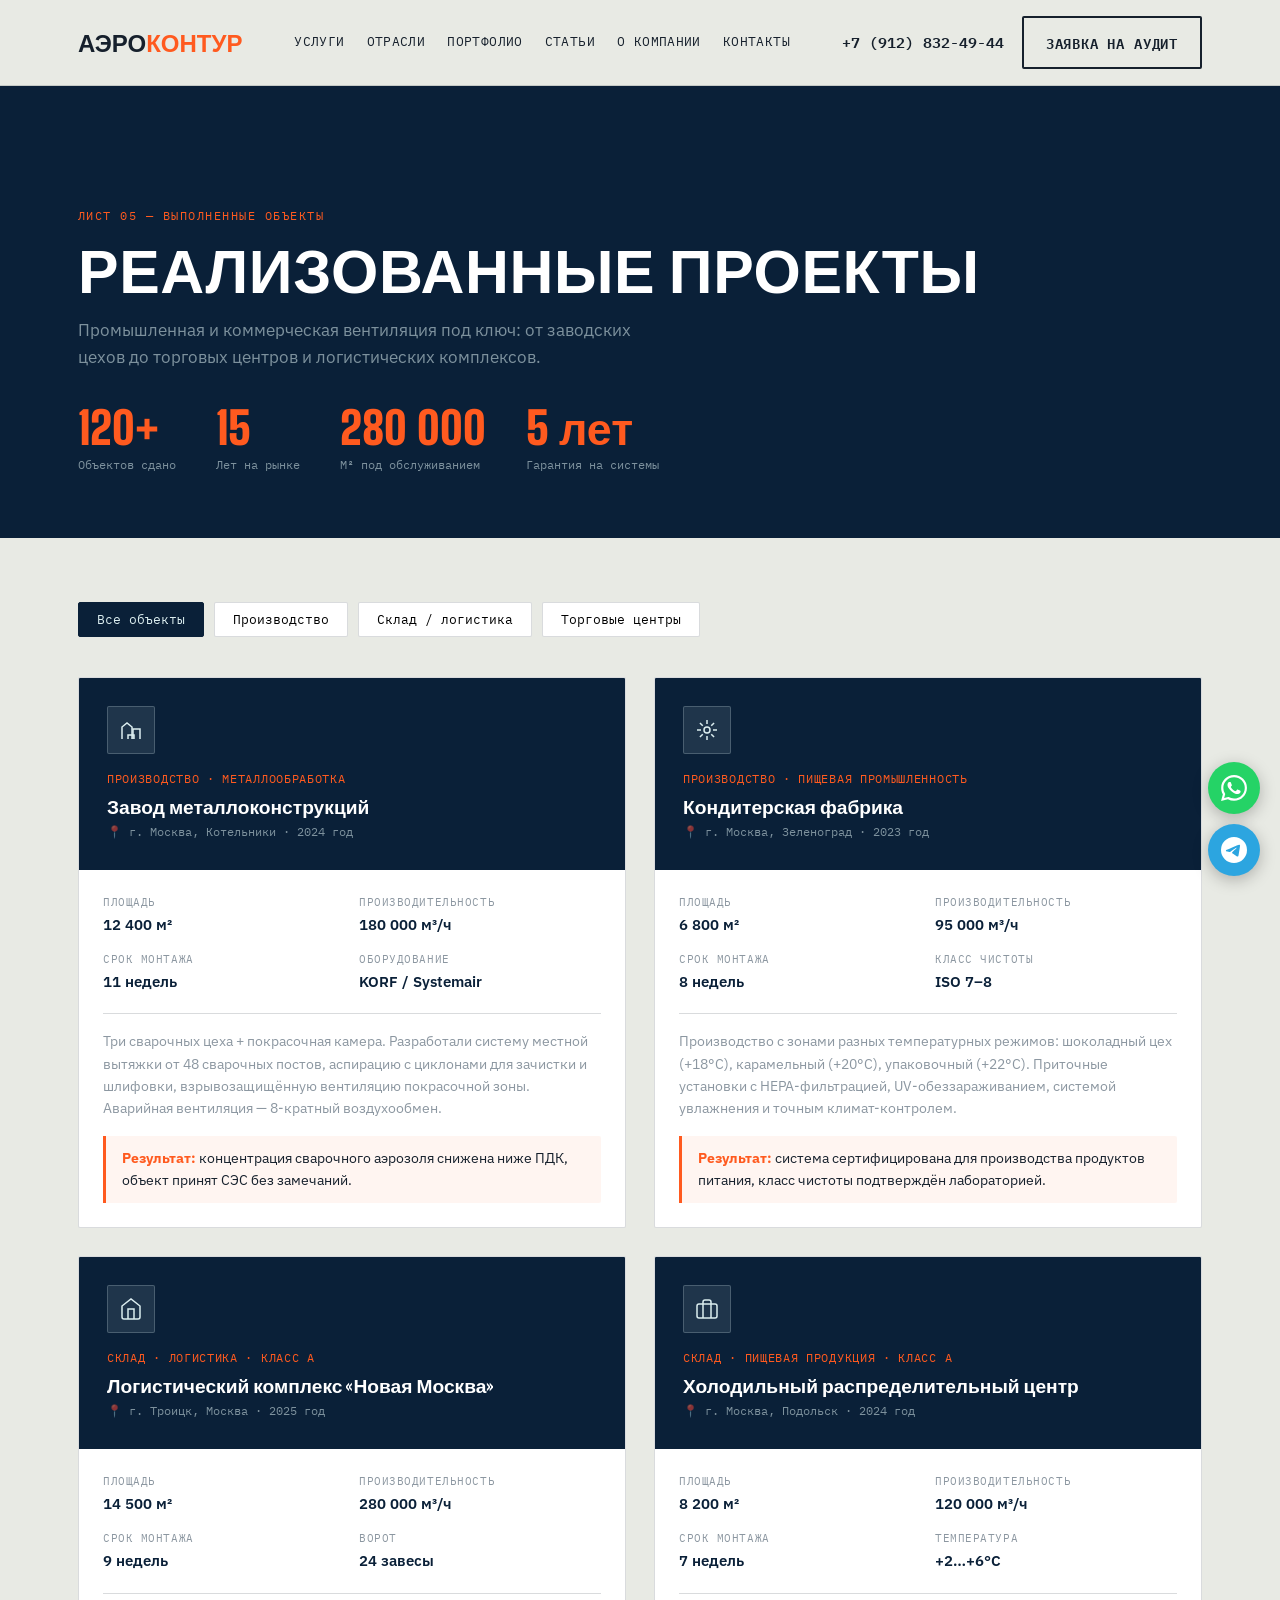
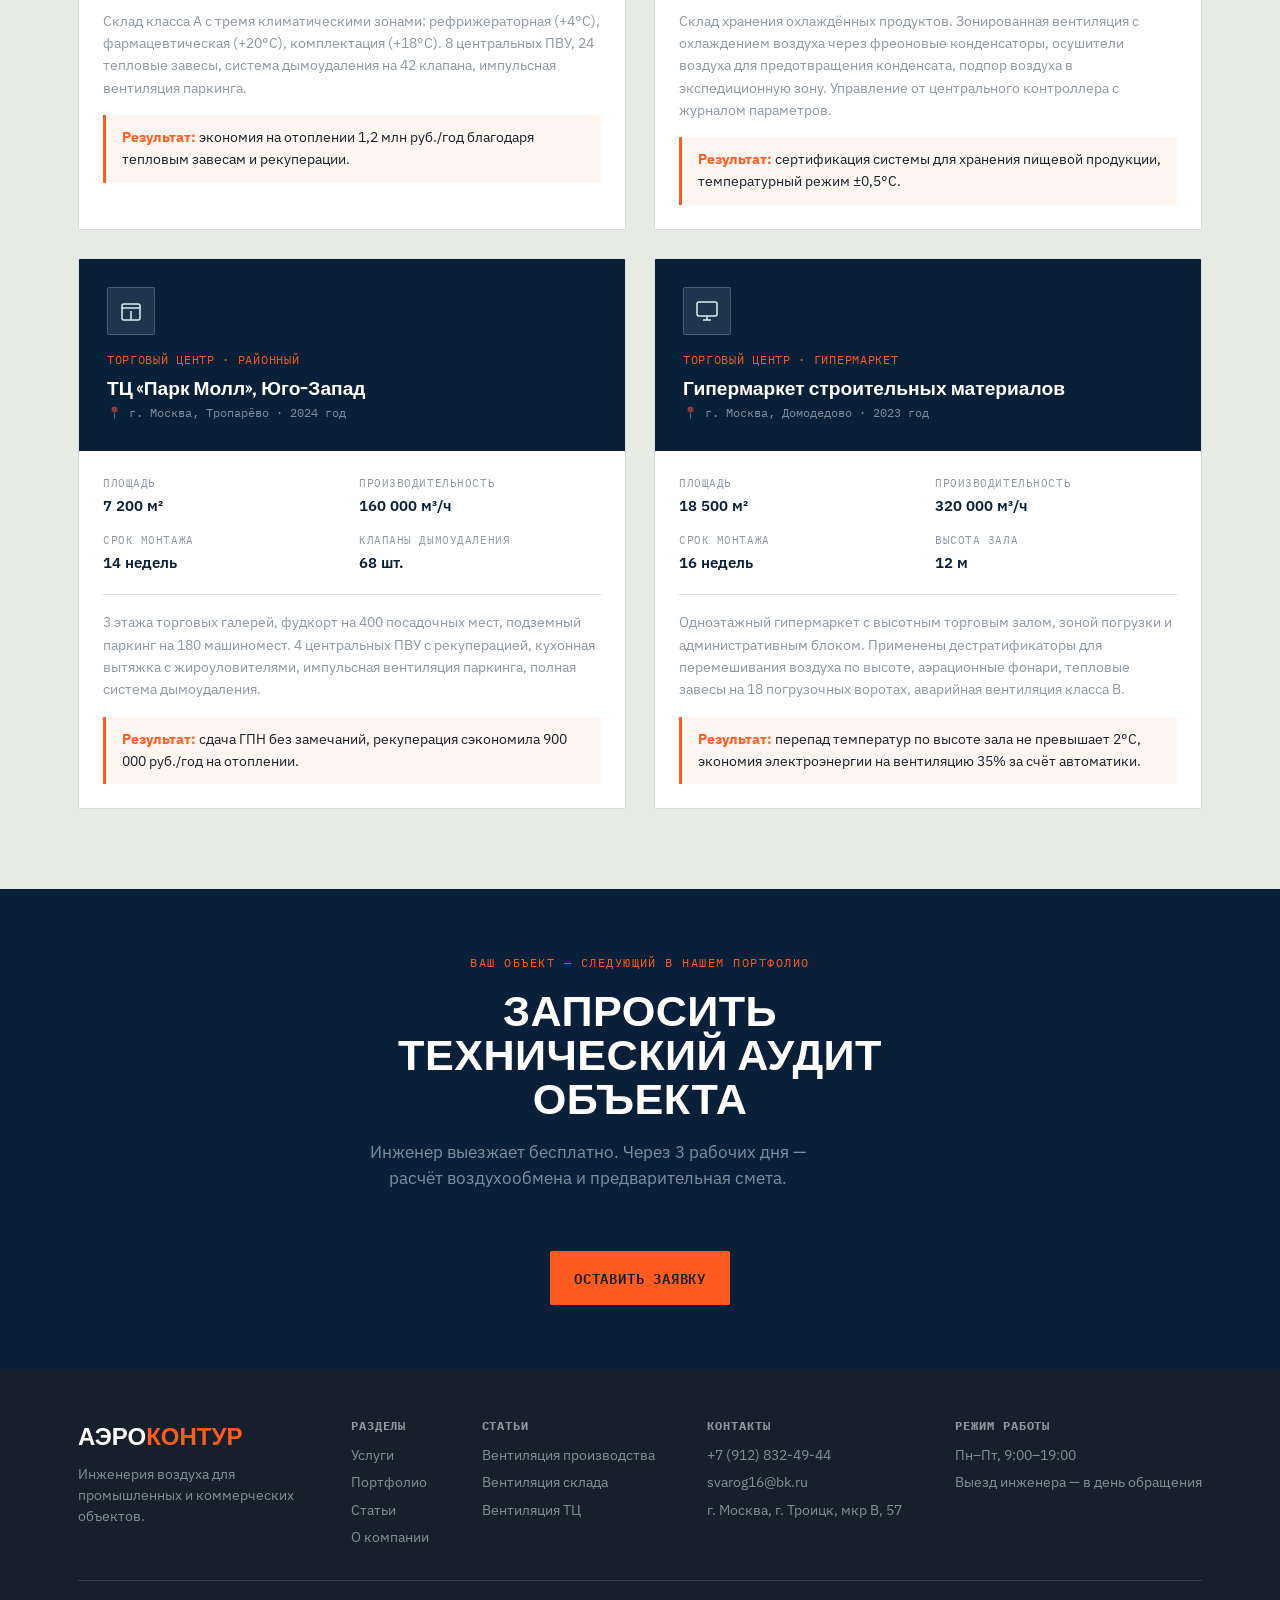
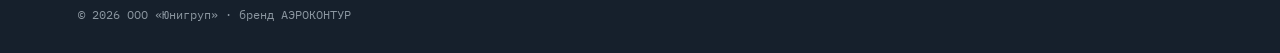
<file: portfolio.html>
<!DOCTYPE html>
<html lang="ru">
<head>
  <meta charset="UTF-8">
  <meta name="viewport" content="width=device-width, initial-scale=1.0">
  <meta name="description" content="Портфолио АЭРОКОНТУР: реализованные проекты промышленной и коммерческой вентиляции в Москве. Заводы, склады, торговые центры — 120+ объектов, гарантия 5 лет.">
  <meta name="robots" content="index, follow">
  <title>Портфолио — реализованные проекты вентиляции | АЭРОКОНТУР</title>
    <meta property="og:type"        content="website">
  <meta property="og:url"         content="https://unigroup-aero.ru/portfolio.html">
  <meta property="og:title"       content="Портфолио — реализованные проекты вентиляции | АЭРОКОНТУР">
  <meta property="og:description" content="Портфолио АЭРОКОНТУР: реализованные проекты промышленной и коммерческой вентиляции в Москве. Заводы, склады, торговые центры — 120+ объектов, гарантия 5 лет.">
  <meta property="og:image"       content="https://unigroup-aero.ru/assets/images/og.png">
  <meta property="og:image:width"  content="1200">
  <meta property="og:image:height" content="630">
  <meta property="og:locale"      content="ru_RU">
  <meta property="og:site_name"   content="АЭРОКОНТУР">
  <link rel="canonical" href="https://unigroup-aero.ru/portfolio.html">

  <script type="application/ld+json">
  {
    "@context": "https://schema.org",
    "@type": "CollectionPage",
    "name": "Портфолио АЭРОКОНТУР",
    "description": "Реализованные проекты промышленной и коммерческой вентиляции",
    "url": "https://unigroup-aero.ru/portfolio.html",
    "publisher": {"@type": "Organization", "name": "АЭРОКОНТУР"}
  }
  </script>

  <link rel="preconnect" href="https://fonts.googleapis.com">
  <link href="https://fonts.googleapis.com/css2?family=Big+Shoulders+Display:wght@700;800;900&family=IBM+Plex+Mono:wght@400;500;600&family=IBM+Plex+Sans:wght@400;500;600;700&display=swap" rel="stylesheet">
  <link rel="stylesheet" href="css/style.css">
  <style>
    .portfolio-hero { background: var(--navy-deep); color: var(--cyan); padding: 120px 0 64px; }
    .portfolio-hero h1 { font-size: clamp(2.2rem, 5vw, 3.8rem); color: #fff; margin-bottom: 16px; }
    .portfolio-hero .lede { max-width: 560px; }
    .portfolio-stats { display: flex; gap: 40px; margin-top: 36px; flex-wrap: wrap; }
    .portfolio-stats .stat { }
    .portfolio-stats .stat__num { font-family: var(--font-display); font-size: 2.8rem; font-weight: 900; color: var(--orange); line-height: 1; }
    .portfolio-stats .stat__label { font-family: var(--font-mono); font-size: .78rem; color: var(--cyan-dim); margin-top: 4px; }
    .portfolio-body { background: var(--paper); padding: 64px 0 80px; }
    .filter-bar { display: flex; gap: 10px; flex-wrap: wrap; margin-bottom: 40px; }
    .filter-btn { font-family: var(--font-mono); font-size: .8rem; padding: 8px 18px; border: 1px solid var(--line); background: #fff; border-radius: var(--radius); cursor: pointer; transition: all .2s; }
    .filter-btn.active, .filter-btn:hover { background: var(--navy-deep); color: var(--cyan); border-color: var(--navy-deep); }
    .cases-grid { display: grid; grid-template-columns: repeat(auto-fill, minmax(360px, 1fr)); gap: 28px; }
    .case-card { background: #fff; border: 1px solid var(--line); border-radius: var(--radius); overflow: hidden; }
    .case-card__head { background: var(--navy-deep); padding: 28px; position: relative; }
    .case-card__icon { width: 48px; height: 48px; background: rgba(220,238,240,.1); border: 1px solid var(--line-cyan); border-radius: var(--radius); display: flex; align-items: center; justify-content: center; margin-bottom: 16px; }
    .case-card__icon svg { width: 24px; height: 24px; }
    .case-card__tag { font-family: var(--font-mono); font-size: .72rem; text-transform: uppercase; letter-spacing: .06em; color: var(--orange); margin-bottom: 8px; }
    .case-card__name { font-family: var(--font-display); font-size: 1.2rem; font-weight: 800; color: #fff; line-height: 1.1; }
    .case-card__loc { font-family: var(--font-mono); font-size: .75rem; color: var(--cyan-dim); margin-top: 6px; }
    .case-card__body { padding: 24px; }
    .case-specs { display: grid; grid-template-columns: 1fr 1fr; gap: 14px; margin-bottom: 20px; }
    .case-spec { }
    .case-spec__label { font-family: var(--font-mono); font-size: .7rem; text-transform: uppercase; letter-spacing: .05em; color: var(--steel); margin-bottom: 2px; }
    .case-spec__val { font-size: .95rem; font-weight: 600; color: var(--navy-deep); }
    .case-card__desc { font-size: .9rem; color: var(--steel); line-height: 1.55; border-top: 1px solid var(--line); padding-top: 16px; }
    .case-result { background: rgba(255,90,31,.06); border-left: 3px solid var(--orange); padding: 12px 16px; margin-top: 16px; border-radius: 0 var(--radius) var(--radius) 0; font-size: .88rem; }
    .case-result strong { color: var(--orange); }
  </style>
  <style>
    .messenger-fab { position: fixed; right: 20px; bottom: 24px; display: flex; flex-direction: column; gap: 10px; z-index: 999; }
    .fab-btn { width: 52px; height: 52px; border-radius: 50%; display: flex; align-items: center; justify-content: center; box-shadow: 0 4px 16px rgba(0,0,0,.25); transition: transform .2s, box-shadow .2s; text-decoration: none; }
    .fab-btn:hover { transform: scale(1.1); box-shadow: 0 6px 24px rgba(0,0,0,.35); }
    .fab-btn--wa { background: #25D366; }
    .fab-btn--tg { background: #2CA5E0; }
    .fab-btn svg { width: 26px; height: 26px; }
  </style>
    <!-- Yandex.Metrika counter -->
    <script type="text/javascript">
        (function(m,e,t,r,i,k,a){
            m[i]=m[i]||function(){(m[i].a=m[i].a||[]).push(arguments)};
            m[i].l=1*new Date();
            for (var j = 0; j < document.scripts.length; j++) {if (document.scripts[j].src === r) { return; }}
            k=e.createElement(t),a=e.getElementsByTagName(t)[0],k.async=1,k.src=r,a.parentNode.insertBefore(k,a)
        })(window, document,'script','https://mc.yandex.ru/metrika/tag.js?id=110099763', 'ym');
        ym(110099763, 'init', {ssr:true, webvisor:true, clickmap:true, ecommerce:"dataLayer", referrer: document.referrer, url: location.href, accurateTrackBounce:true, trackLinks:true});
    </script>
    <noscript><div><img src="https://mc.yandex.ru/watch/110099763" style="position:absolute; left:-9999px;" alt="" /></div></noscript>
    <!-- /Yandex.Metrika counter -->
</head>
<body>

  <header class="site-header" id="top">
    <div class="site-header__inner wrap">
      <a class="logo" href="index.html">АЭРО<span>КОНТУР</span></a>
      <nav class="nav-links" aria-label="Основная навигация">
        <a href="index.html#services">Услуги</a>
        <a href="index.html#industries">Отрасли</a>
        <a href="portfolio.html" aria-current="page">Портфолио</a>
        <a href="blog.html">Статьи</a>
        <a href="about.html">О компании</a>
        <a href="index.html#contact">Контакты</a>
      </nav>
      <div class="header-right">
        <a class="header-phone mono" href="tel:+79128324944">+7 (912) 832-49-44</a>
        <a class="btn btn--ghost-light" href="index.html#contact">Заявка на аудит</a>
      </div>
    </div>
  </header>

  <section class="portfolio-hero">
    <div class="wrap">
      <span class="eyebrow">Лист 05 — выполненные объекты</span>
      <h1>Реализованные проекты</h1>
      <p class="lede">Промышленная и коммерческая вентиляция под ключ: от заводских цехов до торговых центров и логистических комплексов.</p>
      <div class="portfolio-stats">
        <div class="stat"><div class="stat__num">120+</div><div class="stat__label">Объектов сдано</div></div>
        <div class="stat"><div class="stat__num">15</div><div class="stat__label">Лет на рынке</div></div>
        <div class="stat"><div class="stat__num">280 000</div><div class="stat__label">М² под обслуживанием</div></div>
        <div class="stat"><div class="stat__num">5 лет</div><div class="stat__label">Гарантия на системы</div></div>
      </div>
    </div>
  </section>

  <section class="portfolio-body">
    <div class="wrap">

      <div class="filter-bar">
        <button class="filter-btn active">Все объекты</button>
        <button class="filter-btn">Производство</button>
        <button class="filter-btn">Склад / логистика</button>
        <button class="filter-btn">Торговые центры</button>
      </div>

      <div class="cases-grid">

        <!-- Завод 1 -->
        <div class="case-card">
          <div class="case-card__head">
            <div class="case-card__icon">
              <svg viewBox="0 0 24 24" fill="none" stroke="#DCEEF0" stroke-width="1.5"><path d="M3 21V9l5-4 5 4V21"/><path d="M14 21V11h7v10"/><path d="M9 21v-4h6v4"/></svg>
            </div>
            <div class="case-card__tag">Производство · Металлообработка</div>
            <div class="case-card__name">Завод металлоконструкций</div>
            <div class="case-card__loc">📍 г. Москва, Котельники · 2024 год</div>
          </div>
          <div class="case-card__body">
            <div class="case-specs">
              <div class="case-spec"><div class="case-spec__label">Площадь</div><div class="case-spec__val">12 400 м²</div></div>
              <div class="case-spec"><div class="case-spec__label">Производительность</div><div class="case-spec__val">180 000 м³/ч</div></div>
              <div class="case-spec"><div class="case-spec__label">Срок монтажа</div><div class="case-spec__val">11 недель</div></div>
              <div class="case-spec"><div class="case-spec__label">Оборудование</div><div class="case-spec__val">KORF / Systemair</div></div>
            </div>
            <div class="case-card__desc">Три сварочных цеха + покрасочная камера. Разработали систему местной вытяжки от 48 сварочных постов, аспирацию с циклонами для зачистки и шлифовки, взрывозащищённую вентиляцию покрасочной зоны. Аварийная вентиляция — 8-кратный воздухообмен.</div>
            <div class="case-result"><strong>Результат:</strong> концентрация сварочного аэрозоля снижена ниже ПДК, объект принят СЭС без замечаний.</div>
          </div>
        </div>

        <!-- Завод 2 -->
        <div class="case-card">
          <div class="case-card__head">
            <div class="case-card__icon">
              <svg viewBox="0 0 24 24" fill="none" stroke="#DCEEF0" stroke-width="1.5"><circle cx="12" cy="12" r="3"/><path d="M12 2v4M12 18v4M4.93 4.93l2.83 2.83M16.24 16.24l2.83 2.83M2 12h4M18 12h4M4.93 19.07l2.83-2.83M16.24 7.76l2.83-2.83"/></svg>
            </div>
            <div class="case-card__tag">Производство · Пищевая промышленность</div>
            <div class="case-card__name">Кондитерская фабрика</div>
            <div class="case-card__loc">📍 г. Москва, Зеленоград · 2023 год</div>
          </div>
          <div class="case-card__body">
            <div class="case-specs">
              <div class="case-spec"><div class="case-spec__label">Площадь</div><div class="case-spec__val">6 800 м²</div></div>
              <div class="case-spec"><div class="case-spec__label">Производительность</div><div class="case-spec__val">95 000 м³/ч</div></div>
              <div class="case-spec"><div class="case-spec__label">Срок монтажа</div><div class="case-spec__val">8 недель</div></div>
              <div class="case-spec"><div class="case-spec__label">Класс чистоты</div><div class="case-spec__val">ISO 7–8</div></div>
            </div>
            <div class="case-card__desc">Производство с зонами разных температурных режимов: шоколадный цех (+18°C), карамельный (+20°C), упаковочный (+22°C). Приточные установки с HEPA-фильтрацией, UV-обеззараживанием, системой увлажнения и точным климат-контролем.</div>
            <div class="case-result"><strong>Результат:</strong> система сертифицирована для производства продуктов питания, класс чистоты подтверждён лабораторией.</div>
          </div>
        </div>

        <!-- Склад 1 -->
        <div class="case-card">
          <div class="case-card__head">
            <div class="case-card__icon">
              <svg viewBox="0 0 24 24" fill="none" stroke="#DCEEF0" stroke-width="1.5"><path d="M3 9l9-7 9 7v11a2 2 0 0 1-2 2H5a2 2 0 0 1-2-2z"/><polyline points="9 22 9 12 15 12 15 22"/></svg>
            </div>
            <div class="case-card__tag">Склад · Логистика · Класс A</div>
            <div class="case-card__name">Логистический комплекс «Новая Москва»</div>
            <div class="case-card__loc">📍 г. Троицк, Москва · 2025 год</div>
          </div>
          <div class="case-card__body">
            <div class="case-specs">
              <div class="case-spec"><div class="case-spec__label">Площадь</div><div class="case-spec__val">14 500 м²</div></div>
              <div class="case-spec"><div class="case-spec__label">Производительность</div><div class="case-spec__val">280 000 м³/ч</div></div>
              <div class="case-spec"><div class="case-spec__label">Срок монтажа</div><div class="case-spec__val">9 недель</div></div>
              <div class="case-spec"><div class="case-spec__label">Ворот</div><div class="case-spec__val">24 завесы</div></div>
            </div>
            <div class="case-card__desc">Склад класса А с тремя климатическими зонами: рефрижераторная (+4°C), фармацевтическая (+20°C), комплектация (+18°C). 8 центральных ПВУ, 24 тепловые завесы, система дымоудаления на 42 клапана, импульсная вентиляция паркинга.</div>
            <div class="case-result"><strong>Результат:</strong> экономия на отоплении 1,2 млн руб./год благодаря тепловым завесам и рекуперации.</div>
          </div>
        </div>

        <!-- Склад 2 -->
        <div class="case-card">
          <div class="case-card__head">
            <div class="case-card__icon">
              <svg viewBox="0 0 24 24" fill="none" stroke="#DCEEF0" stroke-width="1.5"><rect x="2" y="7" width="20" height="14" rx="2"/><path d="M16 21V5a2 2 0 0 0-2-2h-4a2 2 0 0 0-2 2v16"/></svg>
            </div>
            <div class="case-card__tag">Склад · Пищевая продукция · Класс A</div>
            <div class="case-card__name">Холодильный распределительный центр</div>
            <div class="case-card__loc">📍 г. Москва, Подольск · 2024 год</div>
          </div>
          <div class="case-card__body">
            <div class="case-specs">
              <div class="case-spec"><div class="case-spec__label">Площадь</div><div class="case-spec__val">8 200 м²</div></div>
              <div class="case-spec"><div class="case-spec__label">Производительность</div><div class="case-spec__val">120 000 м³/ч</div></div>
              <div class="case-spec"><div class="case-spec__label">Срок монтажа</div><div class="case-spec__val">7 недель</div></div>
              <div class="case-spec"><div class="case-spec__label">Температура</div><div class="case-spec__val">+2…+6°C</div></div>
            </div>
            <div class="case-card__desc">Склад хранения охлаждённых продуктов. Зонированная вентиляция с охлаждением воздуха через фреоновые конденсаторы, осушители воздуха для предотвращения конденсата, подпор воздуха в экспедиционную зону. Управление от центрального контроллера с журналом параметров.</div>
            <div class="case-result"><strong>Результат:</strong> сертификация системы для хранения пищевой продукции, температурный режим ±0,5°C.</div>
          </div>
        </div>

        <!-- ТЦ 1 -->
        <div class="case-card">
          <div class="case-card__head">
            <div class="case-card__icon">
              <svg viewBox="0 0 24 24" fill="none" stroke="#DCEEF0" stroke-width="1.5"><path d="M3 9h18v10a2 2 0 0 1-2 2H5a2 2 0 0 1-2-2V9z"/><path d="M3 9V7a2 2 0 0 1 2-2h14a2 2 0 0 1 2 2v2"/><line x1="12" y1="12" x2="12" y2="21"/></svg>
            </div>
            <div class="case-card__tag">Торговый центр · Районный</div>
            <div class="case-card__name">ТЦ «Парк Молл», Юго-Запад</div>
            <div class="case-card__loc">📍 г. Москва, Тропарёво · 2024 год</div>
          </div>
          <div class="case-card__body">
            <div class="case-specs">
              <div class="case-spec"><div class="case-spec__label">Площадь</div><div class="case-spec__val">7 200 м²</div></div>
              <div class="case-spec"><div class="case-spec__label">Производительность</div><div class="case-spec__val">160 000 м³/ч</div></div>
              <div class="case-spec"><div class="case-spec__label">Срок монтажа</div><div class="case-spec__val">14 недель</div></div>
              <div class="case-spec"><div class="case-spec__label">Клапаны дымоудаления</div><div class="case-spec__val">68 шт.</div></div>
            </div>
            <div class="case-card__desc">3 этажа торговых галерей, фудкорт на 400 посадочных мест, подземный паркинг на 180 машиномест. 4 центральных ПВУ с рекуперацией, кухонная вытяжка с жироуловителями, импульсная вентиляция паркинга, полная система дымоудаления.</div>
            <div class="case-result"><strong>Результат:</strong> сдача ГПН без замечаний, рекуперация сэкономила 900 000 руб./год на отоплении.</div>
          </div>
        </div>

        <!-- ТЦ 2 -->
        <div class="case-card">
          <div class="case-card__head">
            <div class="case-card__icon">
              <svg viewBox="0 0 24 24" fill="none" stroke="#DCEEF0" stroke-width="1.5"><rect x="2" y="3" width="20" height="14" rx="2"/><line x1="8" y1="21" x2="16" y2="21"/><line x1="12" y1="17" x2="12" y2="21"/></svg>
            </div>
            <div class="case-card__tag">Торговый центр · Гипермаркет</div>
            <div class="case-card__name">Гипермаркет строительных материалов</div>
            <div class="case-card__loc">📍 г. Москва, Домодедово · 2023 год</div>
          </div>
          <div class="case-card__body">
            <div class="case-specs">
              <div class="case-spec"><div class="case-spec__label">Площадь</div><div class="case-spec__val">18 500 м²</div></div>
              <div class="case-spec"><div class="case-spec__label">Производительность</div><div class="case-spec__val">320 000 м³/ч</div></div>
              <div class="case-spec"><div class="case-spec__label">Срок монтажа</div><div class="case-spec__val">16 недель</div></div>
              <div class="case-spec"><div class="case-spec__label">Высота зала</div><div class="case-spec__val">12 м</div></div>
            </div>
            <div class="case-card__desc">Одноэтажный гипермаркет с высотным торговым залом, зоной погрузки и административным блоком. Применены дестратификаторы для перемешивания воздуха по высоте, аэрационные фонари, тепловые завесы на 18 погрузочных воротах, аварийная вентиляция класса В.</div>
            <div class="case-result"><strong>Результат:</strong> перепад температур по высоте зала не превышает 2°C, экономия электроэнергии на вентиляцию 35% за счёт автоматики.</div>
          </div>
        </div>

      </div>
    </div>
  </section>

  <section class="section form-section" style="padding: 64px 0;">
    <div class="wrap" style="text-align: center; max-width: 640px; margin: 0 auto;">
      <span class="eyebrow">Ваш объект — следующий в нашем портфолио</span>
      <h2 class="section-title" style="color: #fff; margin: 12px 0 20px;">Запросить технический аудит объекта</h2>
      <p class="lede">Инженер выезжает бесплатно. Через 3 рабочих дня — расчёт воздухообмена и предварительная смета.</p>
      <a class="btn btn--primary" href="index.html#contact" style="margin-top: 28px;">Оставить заявку</a>
    </div>
  </section>

  <footer class="site-footer">
    <div class="wrap">
      <div class="footer-grid">
        <div class="footer-brand">
          <a class="logo" href="index.html">АЭРО<span>КОНТУР</span></a>
          <p>Инженерия воздуха для промышленных и коммерческих объектов.</p>
        </div>
        <div class="footer-col">
          <h4>Разделы</h4>
          <p><a href="index.html#services">Услуги</a></p>
          <p><a href="portfolio.html">Портфолио</a></p>
          <p><a href="blog.html">Статьи</a></p>
          <p><a href="about.html">О компании</a></p>
        </div>
        <div class="footer-col">
          <h4>Статьи</h4>
          <p><a href="articles/ventilyaciya-proizvodstvennogo-pomescheniya.html">Вентиляция производства</a></p>
          <p><a href="articles/ventilyaciya-sklada.html">Вентиляция склада</a></p>
          <p><a href="articles/ventilyaciya-torgovogo-centra.html">Вентиляция ТЦ</a></p>
        </div>
        <div class="footer-col">
          <h4>Контакты</h4>
          <p><a href="tel:+79128324944">+7 (912) 832-49-44</a></p>
          <p><a href="mailto:svarog16@bk.ru">svarog16@bk.ru</a></p>
          <p>г. Москва, г. Троицк, мкр В, 57</p>
        </div>
        <div class="footer-col">
          <h4>Режим работы</h4>
          <p>Пн–Пт, 9:00–19:00</p>
          <p>Выезд инженера — в день обращения</p>
        </div>
      </div>
      <div class="footer-bottom">
        <span>© 2026 ООО «Юнигруп» · бренд АЭРОКОНТУР</span>
      </div>
    </div>
  </footer>

  <script src="js/main.js"></script>
  <!-- WhatsApp + Telegram FAB -->
  <div class="messenger-fab" aria-label="Связаться через мессенджер">
    <a class="fab-btn fab-btn--wa" href="https://wa.me/79128324944" target="_blank" rel="noopener" title="WhatsApp">
      <svg viewBox="0 0 24 24" fill="#fff" xmlns="http://www.w3.org/2000/svg"><path d="M17.472 14.382c-.297-.149-1.758-.867-2.03-.967-.273-.099-.471-.148-.67.15-.197.297-.767.966-.94 1.164-.173.199-.347.223-.644.075-.297-.15-1.255-.463-2.39-1.475-.883-.788-1.48-1.761-1.653-2.059-.173-.297-.018-.458.13-.606.134-.133.298-.347.446-.52.149-.174.198-.298.298-.497.099-.198.05-.371-.025-.52-.075-.149-.669-1.612-.916-2.207-.242-.579-.487-.5-.669-.51-.173-.008-.371-.01-.57-.01-.198 0-.52.074-.792.372-.272.297-1.04 1.016-1.04 2.479 0 1.462 1.065 2.875 1.213 3.074.149.198 2.096 3.2 5.077 4.487.709.306 1.262.489 1.694.625.712.227 1.36.195 1.871.118.571-.085 1.758-.719 2.006-1.413.248-.694.248-1.289.173-1.413-.074-.124-.272-.198-.57-.347m-5.421 7.403h-.004a9.87 9.87 0 01-5.031-1.378l-.361-.214-3.741.982.998-3.648-.235-.374a9.86 9.86 0 01-1.51-5.26c.001-5.45 4.436-9.884 9.888-9.884 2.64 0 5.122 1.03 6.988 2.898a9.825 9.825 0 012.893 6.994c-.003 5.45-4.437 9.884-9.885 9.884m8.413-18.297A11.815 11.815 0 0012.05 0C5.495 0 .16 5.335.157 11.892c0 2.096.547 4.142 1.588 5.945L.057 24l6.305-1.654a11.882 11.882 0 005.683 1.448h.005c6.554 0 11.89-5.335 11.893-11.893a11.821 11.821 0 00-3.48-8.413z"/></svg>
    </a>
    <a class="fab-btn fab-btn--tg" href="https://t.me/aerokontur_msk" target="_blank" rel="noopener" title="Telegram">
      <svg viewBox="0 0 24 24" fill="#fff" xmlns="http://www.w3.org/2000/svg"><path d="M11.944 0A12 12 0 0 0 0 12a12 12 0 0 0 12 12 12 12 0 0 0 12-12A12 12 0 0 0 12 0a12 12 0 0 0-.056 0zm4.962 7.224c.1-.002.321.023.465.14a.506.506 0 0 1 .171.325c.016.093.036.306.02.472-.18 1.898-.962 6.502-1.36 8.627-.168.9-.499 1.201-.82 1.23-.696.065-1.225-.46-1.9-.902-1.056-.693-1.653-1.124-2.678-1.8-1.185-.78-.417-1.21.258-1.91.177-.184 3.247-2.977 3.307-3.23.007-.032.014-.15-.056-.212s-.174-.041-.249-.024c-.106.024-1.793 1.14-5.061 3.345-.48.33-.913.49-1.302.48-.428-.008-1.252-.241-1.865-.44-.752-.245-1.349-.374-1.297-.789.027-.216.325-.437.893-.663 3.498-1.524 5.83-2.529 6.998-3.014 3.332-1.386 4.025-1.627 4.476-1.635z"/></svg>
    </a>
  </div>
</body>
</html>
</file>
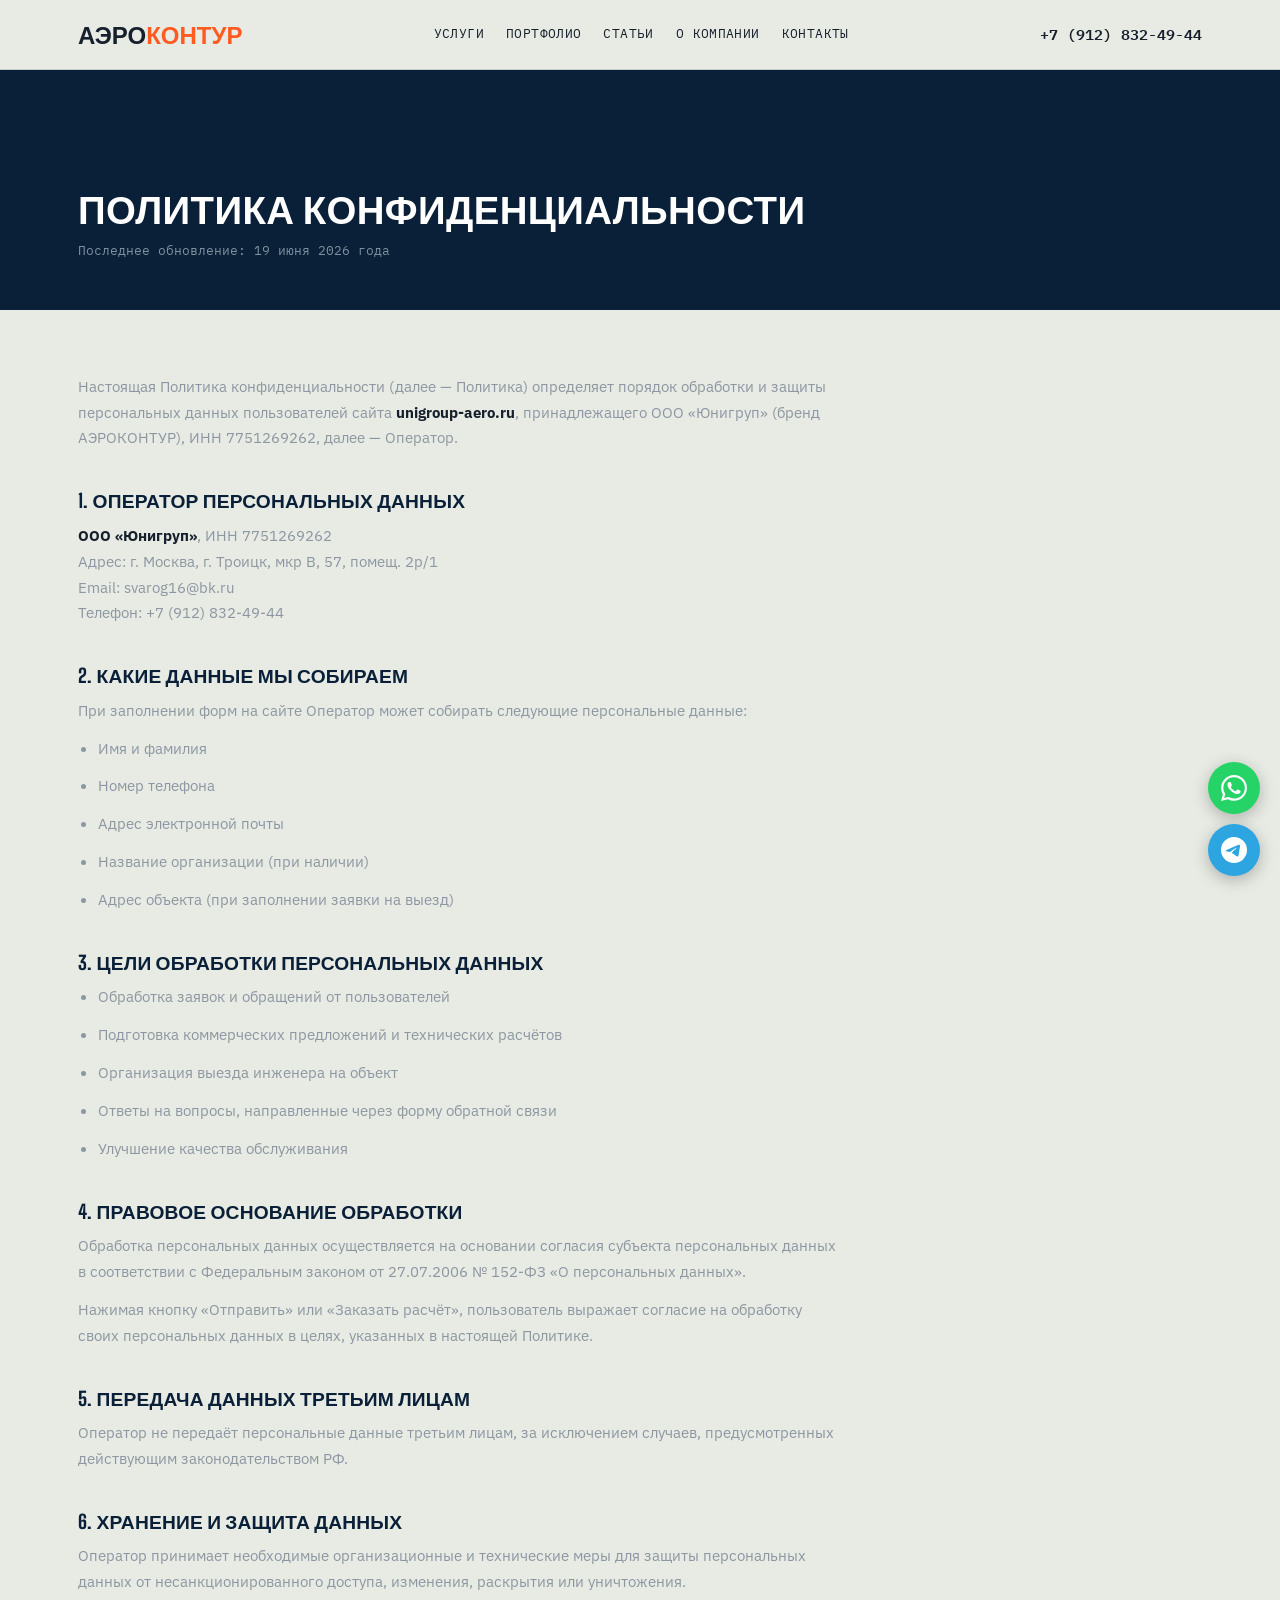
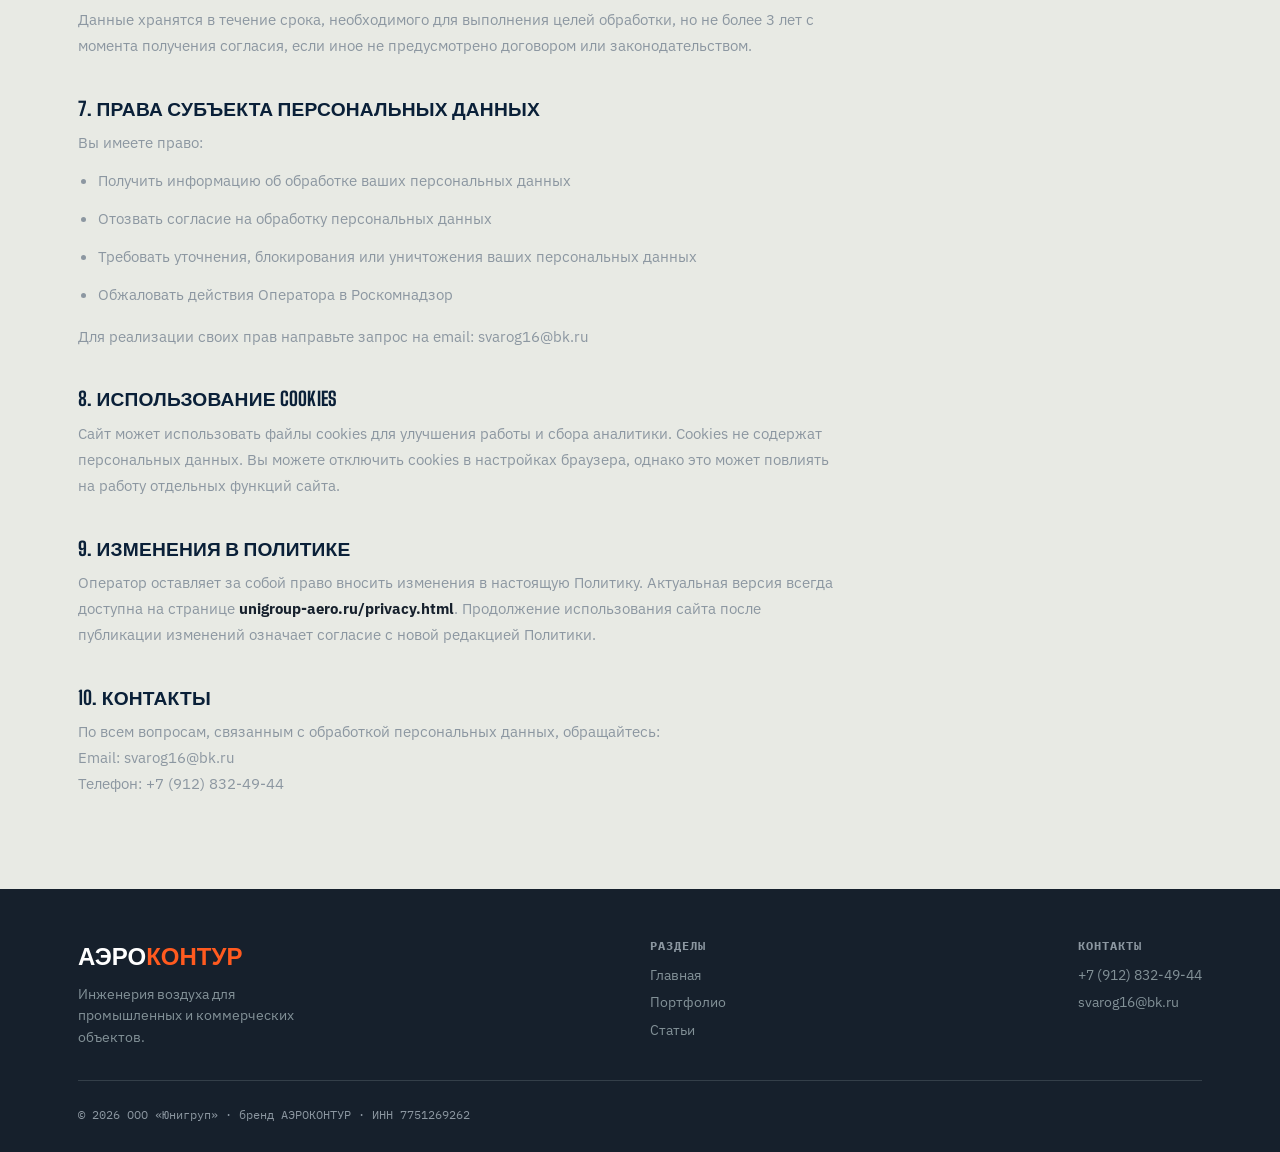
<file: privacy.html>
<!DOCTYPE html>
<html lang="ru">
<head>
  <meta charset="UTF-8">
  <meta name="viewport" content="width=device-width, initial-scale=1.0">
  <meta name="description" content="Политика конфиденциальности АЭРОКОНТУР (ООО «Юнигруп») — порядок обработки персональных данных по 152-ФЗ.">
  <meta name="robots" content="noindex, follow">
  <link rel="canonical" href="https://unigroup-aero.ru/privacy.html">
  <title>Политика конфиденциальности | АЭРОКОНТУР</title>
  <link rel="preconnect" href="https://fonts.googleapis.com">
  <link href="https://fonts.googleapis.com/css2?family=Big+Shoulders+Display:wght@700;800;900&family=IBM+Plex+Mono:wght@400;500;600&family=IBM+Plex+Sans:wght@400;500;600;700&display=swap" rel="stylesheet">
  <link rel="stylesheet" href="css/style.css">
  <style>
    .privacy-hero { background: var(--navy-deep); padding: 120px 0 48px; }
    .privacy-hero h1 { font-size: clamp(1.8rem, 3vw, 2.8rem); color: #fff; }
    .privacy-hero p { color: var(--cyan-dim); margin-top: 12px; font-family: var(--font-mono); font-size: .82rem; }
    .privacy-body { background: var(--paper); padding: 64px 0 80px; }
    .privacy-content { max-width: 760px; }
    .privacy-content h2 { font-size: 1.2rem; color: var(--navy-deep); margin: 40px 0 12px; }
    .privacy-content p, .privacy-content li { font-size: .95rem; color: var(--steel); line-height: 1.7; margin-bottom: 12px; }
    .privacy-content ul { padding-left: 20px; list-style: disc; margin-bottom: 16px; }
    .privacy-content strong { color: var(--ink); }
  </style>
  <style>
    .messenger-fab { position: fixed; right: 20px; bottom: 24px; display: flex; flex-direction: column; gap: 10px; z-index: 999; }
    .fab-btn { width: 52px; height: 52px; border-radius: 50%; display: flex; align-items: center; justify-content: center; box-shadow: 0 4px 16px rgba(0,0,0,.25); transition: transform .2s, box-shadow .2s; text-decoration: none; }
    .fab-btn:hover { transform: scale(1.1); box-shadow: 0 6px 24px rgba(0,0,0,.35); }
    .fab-btn--wa { background: #25D366; }
    .fab-btn--tg { background: #2CA5E0; }
    .fab-btn svg { width: 26px; height: 26px; }
  </style>
    <!-- Yandex.Metrika counter -->
    <script type="text/javascript">
        (function(m,e,t,r,i,k,a){
            m[i]=m[i]||function(){(m[i].a=m[i].a||[]).push(arguments)};
            m[i].l=1*new Date();
            for (var j = 0; j < document.scripts.length; j++) {if (document.scripts[j].src === r) { return; }}
            k=e.createElement(t),a=e.getElementsByTagName(t)[0],k.async=1,k.src=r,a.parentNode.insertBefore(k,a)
        })(window, document,'script','https://mc.yandex.ru/metrika/tag.js?id=110099763', 'ym');
        ym(110099763, 'init', {ssr:true, webvisor:true, clickmap:true, ecommerce:"dataLayer", referrer: document.referrer, url: location.href, accurateTrackBounce:true, trackLinks:true});
    </script>
    <noscript><div><img src="https://mc.yandex.ru/watch/110099763" style="position:absolute; left:-9999px;" alt="" /></div></noscript>
    <!-- /Yandex.Metrika counter -->
</head>
<body>

  <header class="site-header" id="top">
    <div class="site-header__inner wrap">
      <a class="logo" href="index.html">АЭРО<span>КОНТУР</span></a>
      <nav class="nav-links">
        <a href="index.html#services">Услуги</a>
        <a href="portfolio.html">Портфолио</a>
        <a href="blog.html">Статьи</a>
        <a href="about.html">О компании</a>
        <a href="index.html#contact">Контакты</a>
      </nav>
      <div class="header-right">
        <a class="header-phone mono" href="tel:+79128324944">+7 (912) 832-49-44</a>
      </div>
    </div>
  </header>

  <section class="privacy-hero">
    <div class="wrap">
      <h1>Политика конфиденциальности</h1>
      <p>Последнее обновление: 19 июня 2026 года</p>
    </div>
  </section>

  <section class="privacy-body">
    <div class="wrap">
      <div class="privacy-content">

        <p>Настоящая Политика конфиденциальности (далее — Политика) определяет порядок обработки и защиты персональных данных пользователей сайта <strong>unigroup-aero.ru</strong>, принадлежащего ООО «Юнигруп» (бренд АЭРОКОНТУР), ИНН 7751269262, далее — Оператор.</p>

        <h2>1. Оператор персональных данных</h2>
        <p><strong>ООО «Юнигруп»</strong>, ИНН 7751269262<br>
        Адрес: г. Москва, г. Троицк, мкр В, 57, помещ. 2р/1<br>
        Email: svarog16@bk.ru<br>
        Телефон: +7 (912) 832-49-44</p>

        <h2>2. Какие данные мы собираем</h2>
        <p>При заполнении форм на сайте Оператор может собирать следующие персональные данные:</p>
        <ul>
          <li>Имя и фамилия</li>
          <li>Номер телефона</li>
          <li>Адрес электронной почты</li>
          <li>Название организации (при наличии)</li>
          <li>Адрес объекта (при заполнении заявки на выезд)</li>
        </ul>

        <h2>3. Цели обработки персональных данных</h2>
        <ul>
          <li>Обработка заявок и обращений от пользователей</li>
          <li>Подготовка коммерческих предложений и технических расчётов</li>
          <li>Организация выезда инженера на объект</li>
          <li>Ответы на вопросы, направленные через форму обратной связи</li>
          <li>Улучшение качества обслуживания</li>
        </ul>

        <h2>4. Правовое основание обработки</h2>
        <p>Обработка персональных данных осуществляется на основании согласия субъекта персональных данных в соответствии с Федеральным законом от 27.07.2006 № 152-ФЗ «О персональных данных».</p>
        <p>Нажимая кнопку «Отправить» или «Заказать расчёт», пользователь выражает согласие на обработку своих персональных данных в целях, указанных в настоящей Политике.</p>

        <h2>5. Передача данных третьим лицам</h2>
        <p>Оператор не передаёт персональные данные третьим лицам, за исключением случаев, предусмотренных действующим законодательством РФ.</p>

        <h2>6. Хранение и защита данных</h2>
        <p>Оператор принимает необходимые организационные и технические меры для защиты персональных данных от несанкционированного доступа, изменения, раскрытия или уничтожения.</p>
        <p>Данные хранятся в течение срока, необходимого для выполнения целей обработки, но не более 3 лет с момента получения согласия, если иное не предусмотрено договором или законодательством.</p>

        <h2>7. Права субъекта персональных данных</h2>
        <p>Вы имеете право:</p>
        <ul>
          <li>Получить информацию об обработке ваших персональных данных</li>
          <li>Отозвать согласие на обработку персональных данных</li>
          <li>Требовать уточнения, блокирования или уничтожения ваших персональных данных</li>
          <li>Обжаловать действия Оператора в Роскомнадзор</li>
        </ul>
        <p>Для реализации своих прав направьте запрос на email: <a href="mailto:svarog16@bk.ru">svarog16@bk.ru</a></p>

        <h2>8. Использование cookies</h2>
        <p>Сайт может использовать файлы cookies для улучшения работы и сбора аналитики. Cookies не содержат персональных данных. Вы можете отключить cookies в настройках браузера, однако это может повлиять на работу отдельных функций сайта.</p>

        <h2>9. Изменения в Политике</h2>
        <p>Оператор оставляет за собой право вносить изменения в настоящую Политику. Актуальная версия всегда доступна на странице <strong>unigroup-aero.ru/privacy.html</strong>. Продолжение использования сайта после публикации изменений означает согласие с новой редакцией Политики.</p>

        <h2>10. Контакты</h2>
        <p>По всем вопросам, связанным с обработкой персональных данных, обращайтесь:<br>
        Email: <a href="mailto:svarog16@bk.ru">svarog16@bk.ru</a><br>
        Телефон: <a href="tel:+79128324944">+7 (912) 832-49-44</a></p>

      </div>
    </div>
  </section>

  <footer class="site-footer">
    <div class="wrap">
      <div class="footer-grid">
        <div class="footer-brand">
          <a class="logo" href="index.html">АЭРО<span>КОНТУР</span></a>
          <p>Инженерия воздуха для промышленных и коммерческих объектов.</p>
        </div>
        <div class="footer-col">
          <h4>Разделы</h4>
          <p><a href="index.html">Главная</a></p>
          <p><a href="portfolio.html">Портфолио</a></p>
          <p><a href="blog.html">Статьи</a></p>
        </div>
        <div class="footer-col">
          <h4>Контакты</h4>
          <p><a href="tel:+79128324944">+7 (912) 832-49-44</a></p>
          <p><a href="mailto:svarog16@bk.ru">svarog16@bk.ru</a></p>
        </div>
      </div>
      <div class="footer-bottom">
        <span>© 2026 ООО «Юнигруп» · бренд АЭРОКОНТУР · ИНН 7751269262</span>
      </div>
    </div>
  </footer>

  <script src="js/main.js"></script>
  <!-- WhatsApp + Telegram FAB -->
  <div class="messenger-fab" aria-label="Связаться через мессенджер">
    <a class="fab-btn fab-btn--wa" href="https://wa.me/79128324944" target="_blank" rel="noopener" title="WhatsApp">
      <svg viewBox="0 0 24 24" fill="#fff" xmlns="http://www.w3.org/2000/svg"><path d="M17.472 14.382c-.297-.149-1.758-.867-2.03-.967-.273-.099-.471-.148-.67.15-.197.297-.767.966-.94 1.164-.173.199-.347.223-.644.075-.297-.15-1.255-.463-2.39-1.475-.883-.788-1.48-1.761-1.653-2.059-.173-.297-.018-.458.13-.606.134-.133.298-.347.446-.52.149-.174.198-.298.298-.497.099-.198.05-.371-.025-.52-.075-.149-.669-1.612-.916-2.207-.242-.579-.487-.5-.669-.51-.173-.008-.371-.01-.57-.01-.198 0-.52.074-.792.372-.272.297-1.04 1.016-1.04 2.479 0 1.462 1.065 2.875 1.213 3.074.149.198 2.096 3.2 5.077 4.487.709.306 1.262.489 1.694.625.712.227 1.36.195 1.871.118.571-.085 1.758-.719 2.006-1.413.248-.694.248-1.289.173-1.413-.074-.124-.272-.198-.57-.347m-5.421 7.403h-.004a9.87 9.87 0 01-5.031-1.378l-.361-.214-3.741.982.998-3.648-.235-.374a9.86 9.86 0 01-1.51-5.26c.001-5.45 4.436-9.884 9.888-9.884 2.64 0 5.122 1.03 6.988 2.898a9.825 9.825 0 012.893 6.994c-.003 5.45-4.437 9.884-9.885 9.884m8.413-18.297A11.815 11.815 0 0012.05 0C5.495 0 .16 5.335.157 11.892c0 2.096.547 4.142 1.588 5.945L.057 24l6.305-1.654a11.882 11.882 0 005.683 1.448h.005c6.554 0 11.89-5.335 11.893-11.893a11.821 11.821 0 00-3.48-8.413z"/></svg>
    </a>
    <a class="fab-btn fab-btn--tg" href="https://t.me/aerokontur_msk" target="_blank" rel="noopener" title="Telegram">
      <svg viewBox="0 0 24 24" fill="#fff" xmlns="http://www.w3.org/2000/svg"><path d="M11.944 0A12 12 0 0 0 0 12a12 12 0 0 0 12 12 12 12 0 0 0 12-12A12 12 0 0 0 12 0a12 12 0 0 0-.056 0zm4.962 7.224c.1-.002.321.023.465.14a.506.506 0 0 1 .171.325c.016.093.036.306.02.472-.18 1.898-.962 6.502-1.36 8.627-.168.9-.499 1.201-.82 1.23-.696.065-1.225-.46-1.9-.902-1.056-.693-1.653-1.124-2.678-1.8-1.185-.78-.417-1.21.258-1.91.177-.184 3.247-2.977 3.307-3.23.007-.032.014-.15-.056-.212s-.174-.041-.249-.024c-.106.024-1.793 1.14-5.061 3.345-.48.33-.913.49-1.302.48-.428-.008-1.252-.241-1.865-.44-.752-.245-1.349-.374-1.297-.789.027-.216.325-.437.893-.663 3.498-1.524 5.83-2.529 6.998-3.014 3.332-1.386 4.025-1.627 4.476-1.635z"/></svg>
    </a>
  </div>
</body>
</html>
</file>
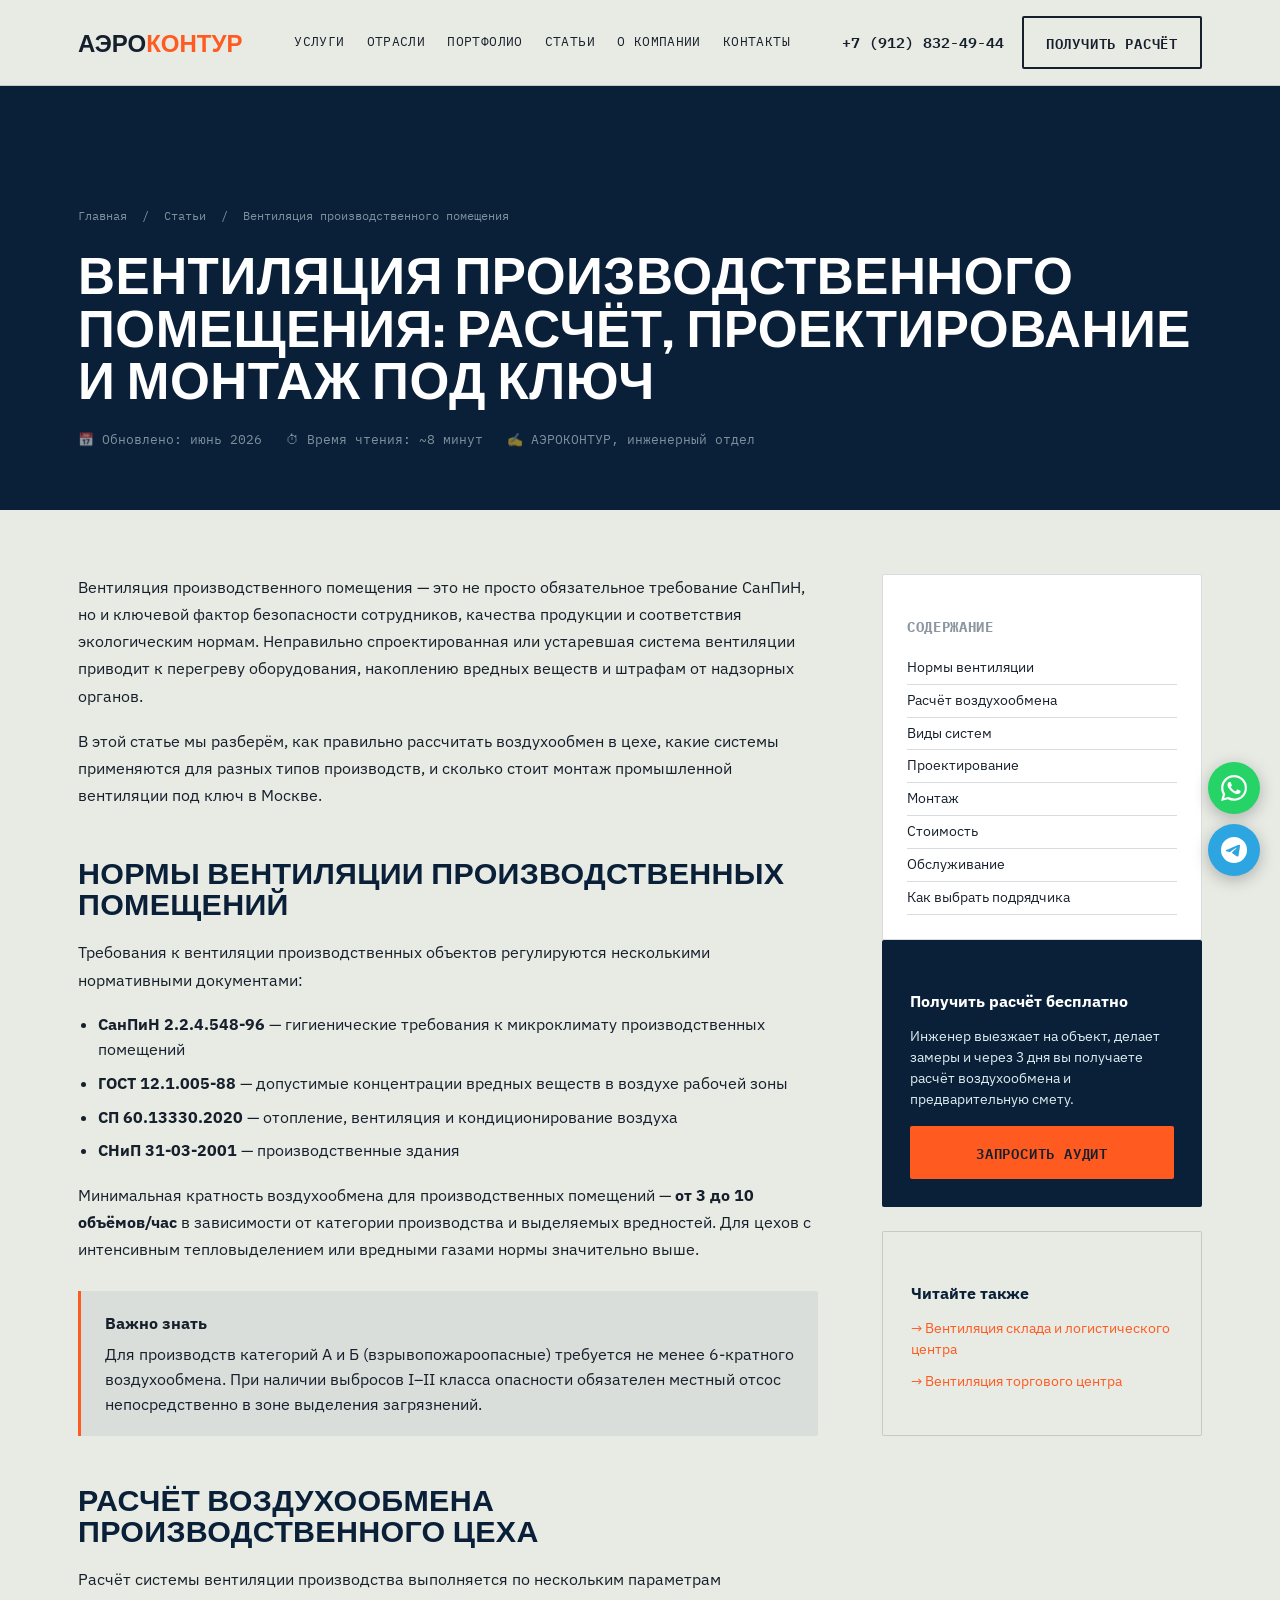
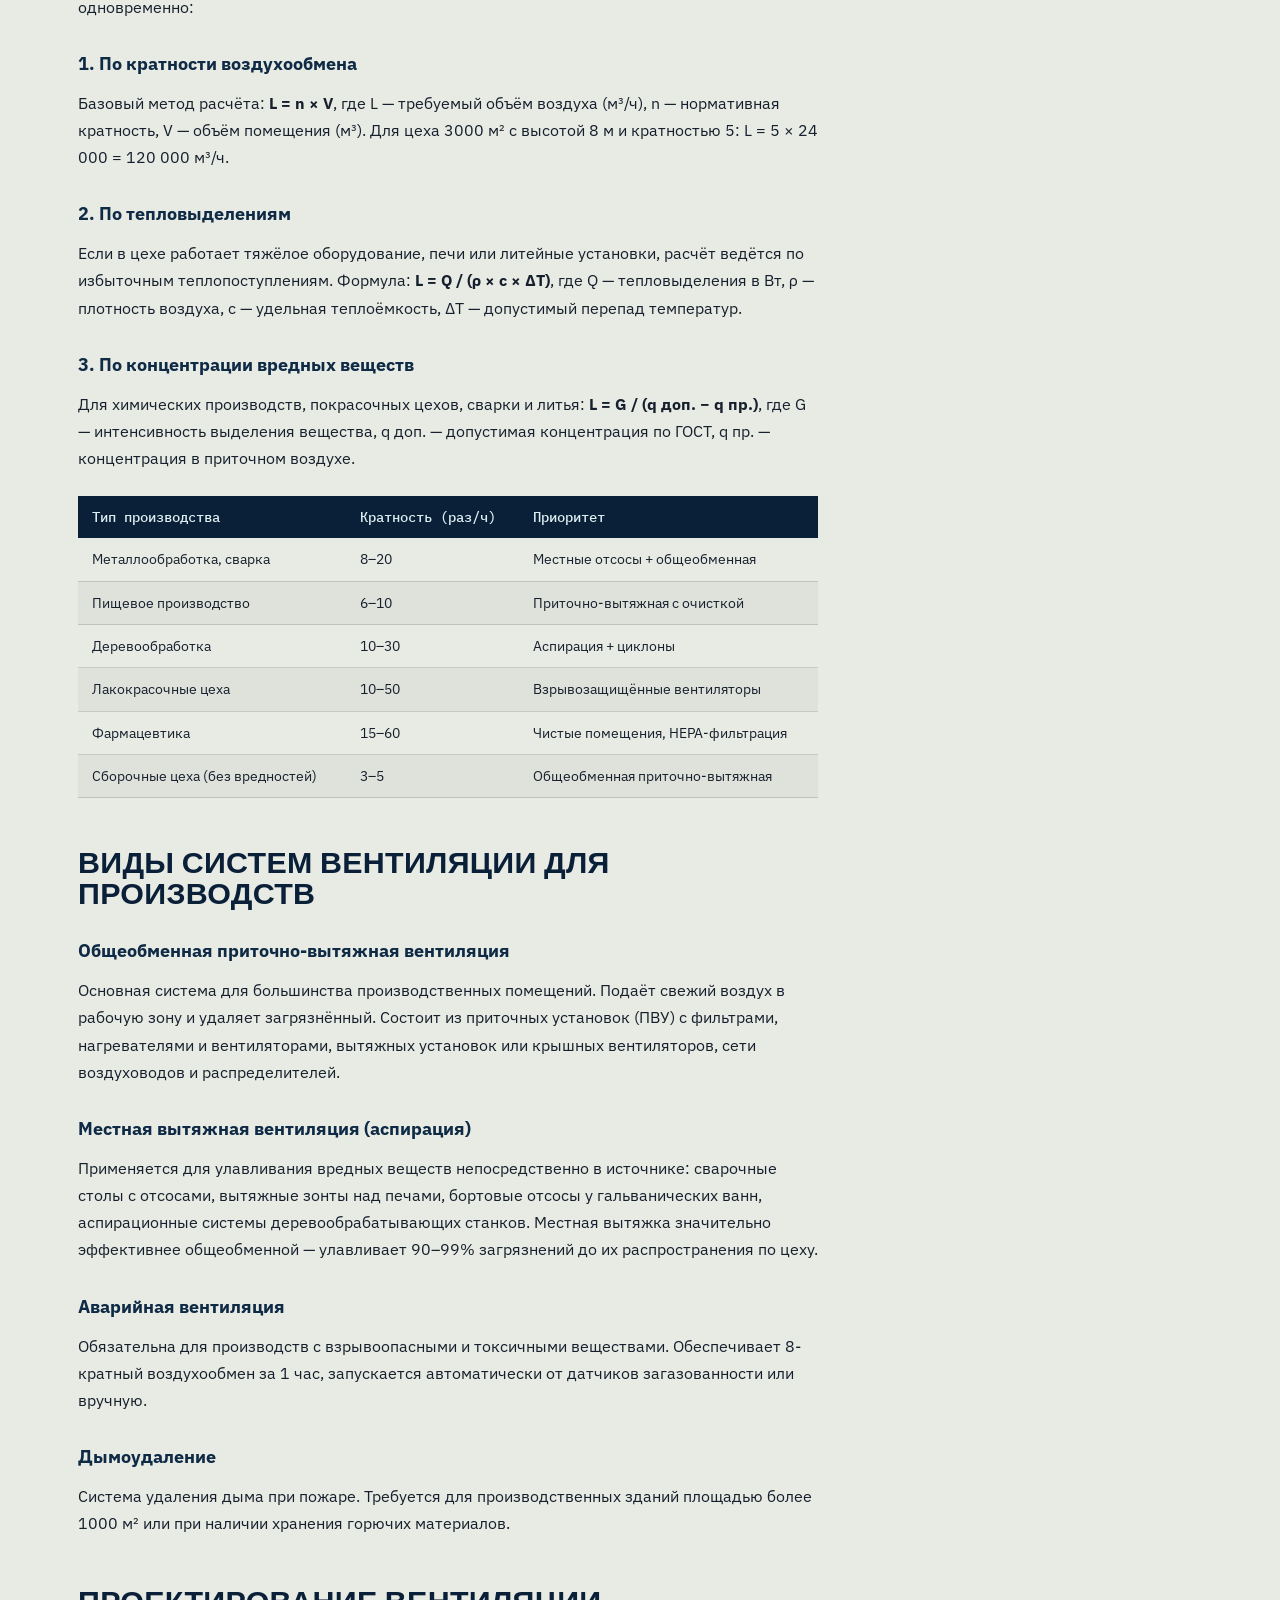
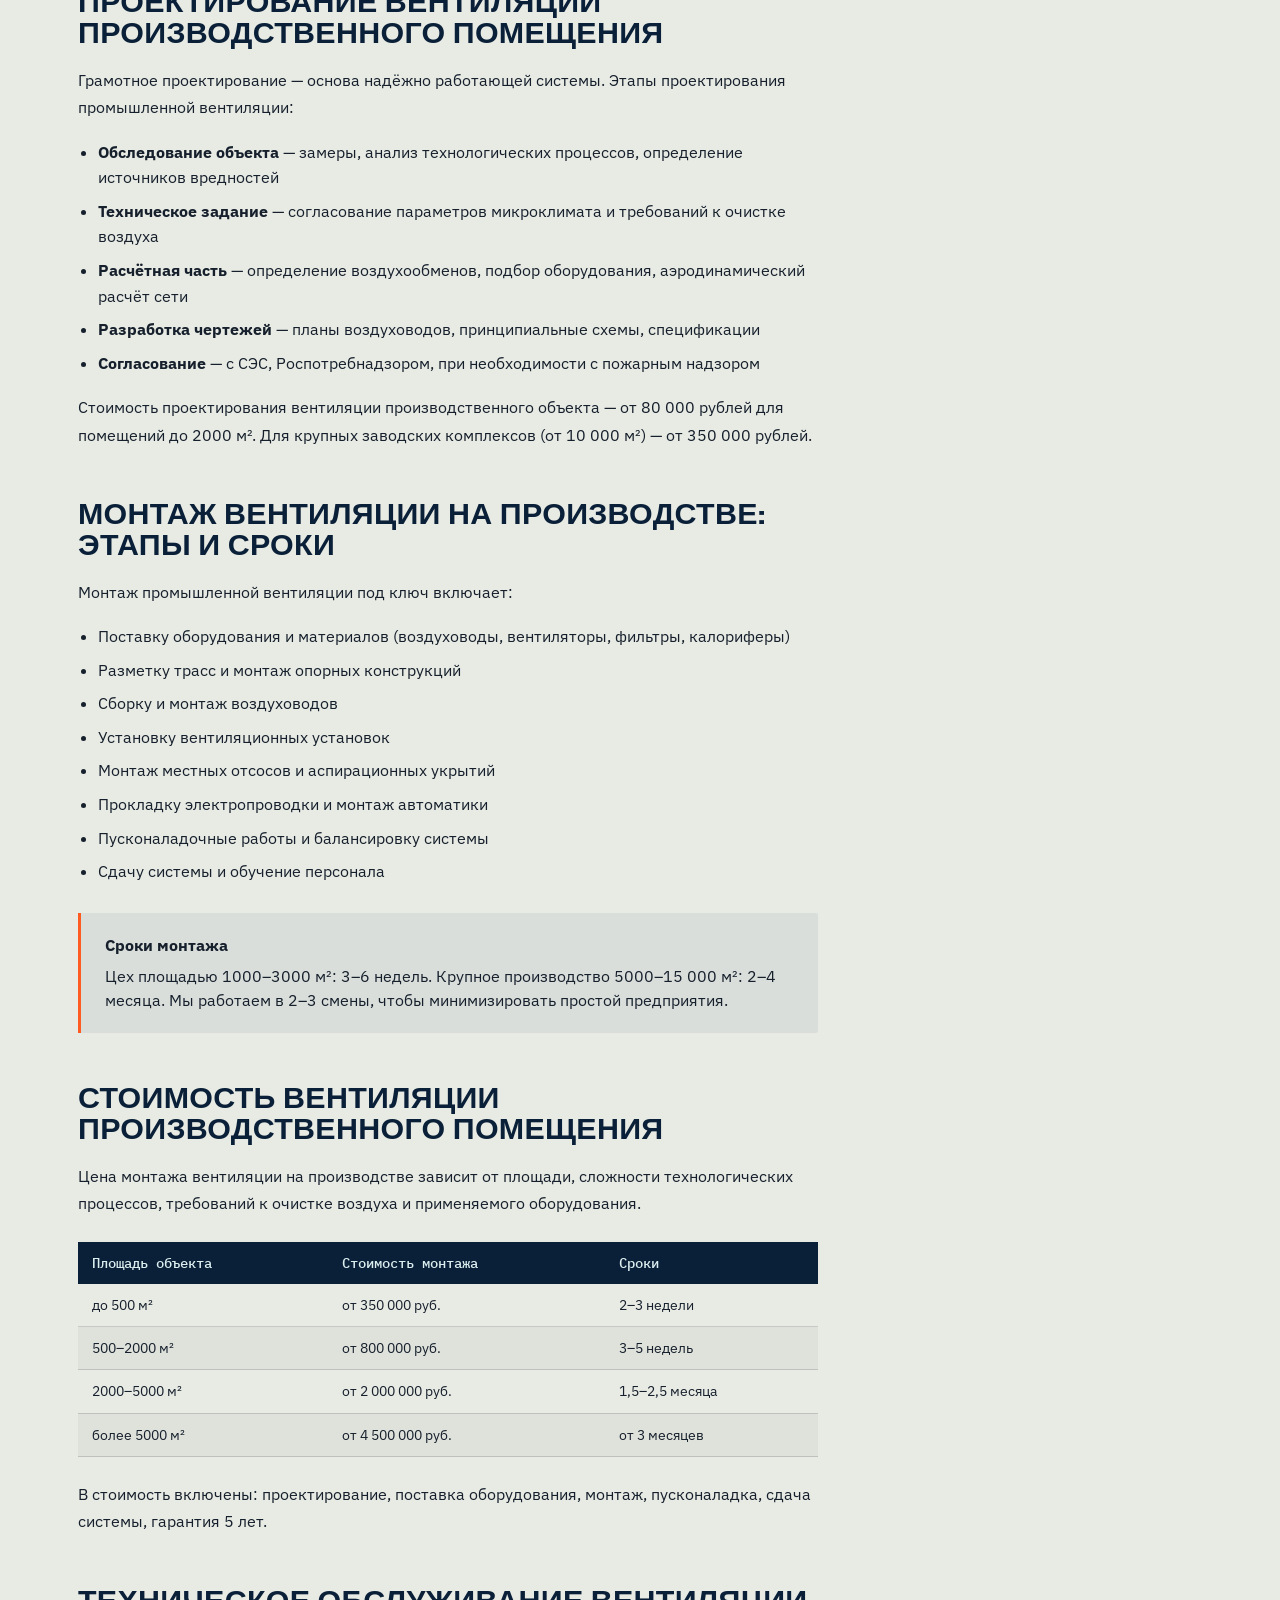
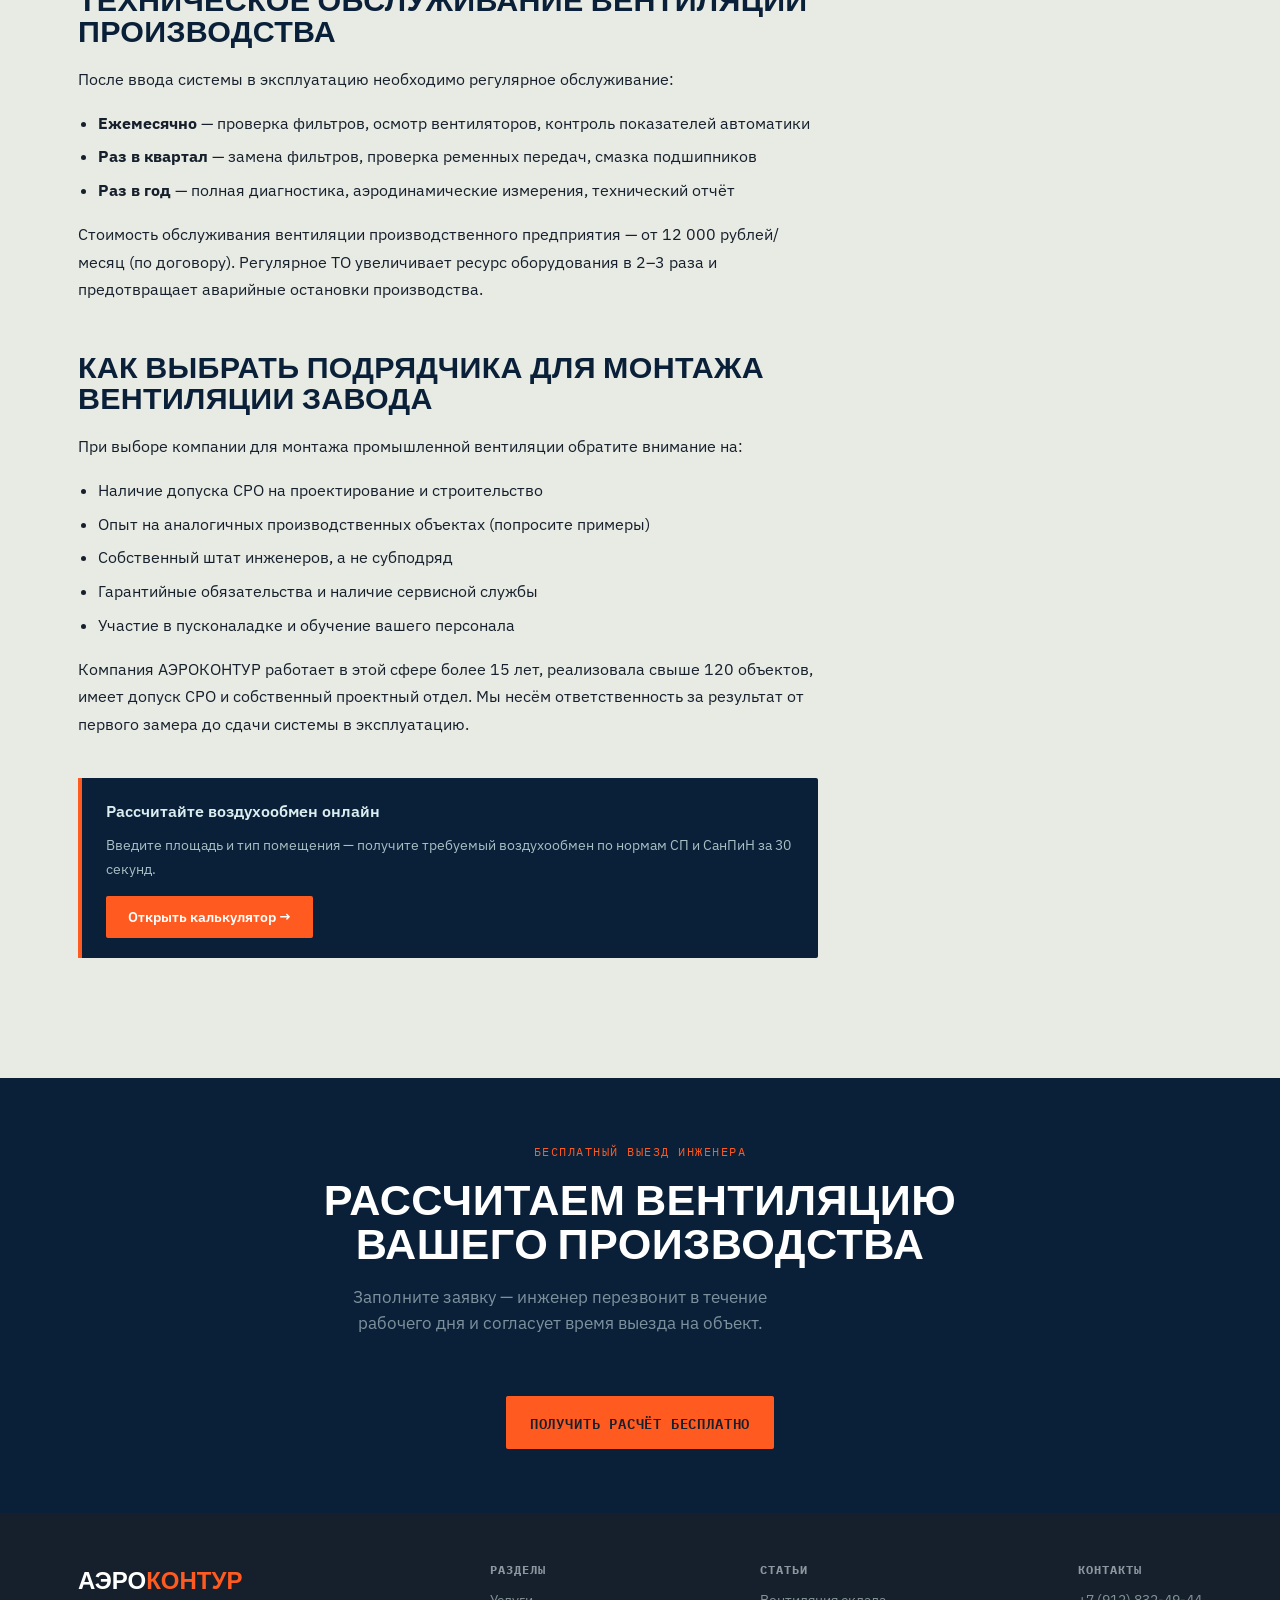
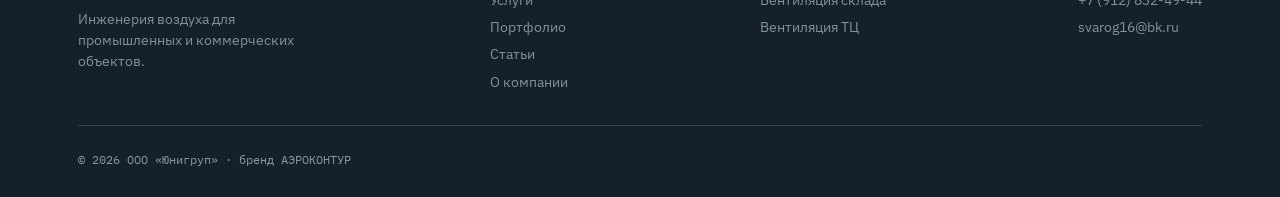
<file: articles/ventilyaciya-proizvodstvennogo-pomescheniya.html>
<!DOCTYPE html>
<html lang="ru">
<head>
  <meta charset="UTF-8">
  <meta name="viewport" content="width=device-width, initial-scale=1.0">
  <meta name="description" content="Вентиляция производственного помещения под ключ в Москве. Расчёт воздухообмена цеха, проектирование и монтаж приточно-вытяжной вентиляции завода. Гарантия 5 лет.">
  <meta name="keywords" content="вентиляция производственного помещения, монтаж вентиляции на производстве, расчёт вентиляции цеха, промышленная вентиляция завода под ключ, приточно-вытяжная вентиляция производства">
  <meta name="robots" content="index, follow">
  <title>Вентиляция производственного помещения под ключ — расчёт, проектирование, монтаж | АЭРОКОНТУР</title>
    <meta property="og:type"        content="article">
  <meta property="og:url"         content="https://unigroup-aero.ru/articles/ventilyaciya-proizvodstvennogo-pomescheniya.html">
  <meta property="og:title"       content="Вентиляция производственного помещения: расчёт, проектирование и монтаж | АЭРОКОНТУР">
  <meta property="og:description" content="Вентиляция производственного помещения под ключ в Москве. Расчёт воздухообмена цеха, проектирование и монтаж приточно-вытяжной вентиляции завода. Гарантия 5 лет.">
  <meta property="og:image"       content="https://unigroup-aero.ru/assets/images/og.png">
  <meta property="og:image:width"  content="1200">
  <meta property="og:image:height" content="630">
  <meta property="og:locale"      content="ru_RU">
  <meta property="og:site_name"   content="АЭРОКОНТУР">
  <link rel="canonical" href="https://unigroup-aero.ru/articles/ventilyaciya-proizvodstvennogo-pomescheniya.html">

  <script type="application/ld+json">
  {
    "@context": "https://schema.org",
    "@type": "Article",
    "headline": "Вентиляция производственного помещения: расчёт, проектирование и монтаж",
    "description": "Полное руководство по вентиляции производственных помещений: нормы СанПиН, расчёт воздухообмена, виды систем и стоимость монтажа.",
    "author": {"@type": "Organization", "name": "АЭРОКОНТУР"},
    "publisher": {"@type": "Organization", "name": "АЭРОКОНТУР", "url": "https://unigroup-aero.ru"},
    "datePublished": "2026-06-01",
    "dateModified": "2026-06-19",
    "mainEntityOfPage": "https://unigroup-aero.ru/articles/ventilyaciya-proizvodstvennogo-pomescheniya.html"
  }
  </script>

  <link rel="preconnect" href="https://fonts.googleapis.com">
  <link href="https://fonts.googleapis.com/css2?family=Big+Shoulders+Display:wght@700;800;900&family=IBM+Plex+Mono:wght@400;500;600&family=IBM+Plex+Sans:wght@400;500;600;700&display=swap" rel="stylesheet">
  <link rel="stylesheet" href="../css/style.css">
  <style>
    .article-hero { background: var(--navy-deep); color: var(--cyan); padding: 120px 0 60px; }
    .breadcrumb { font-family: var(--font-mono); font-size: .78rem; color: var(--cyan-dim); margin-bottom: 24px; }
    .breadcrumb a { color: var(--cyan-dim); }
    .breadcrumb span { margin: 0 8px; }
    .article-hero h1 { font-size: clamp(2rem, 4vw, 3.2rem); margin: 16px 0 24px; color: #fff; }
    .article-meta { font-family: var(--font-mono); font-size: .8rem; color: var(--cyan-dim); display: flex; gap: 24px; flex-wrap: wrap; }
    .article-body { background: var(--paper); padding: 64px 0 80px; }
    .article-grid { display: grid; grid-template-columns: 1fr 320px; gap: 64px; align-items: start; }
    .article-content h2 { font-size: clamp(1.4rem, 2.5vw, 1.9rem); margin: 48px 0 20px; color: var(--navy-deep); }
    .article-content h3 { font-size: 1.1rem; margin: 32px 0 14px; color: var(--navy); font-family: var(--font-body); font-weight: 700; text-transform: none; letter-spacing: 0; line-height: 1.3; }
    .article-content p { margin-bottom: 18px; line-height: 1.7; color: var(--ink); }
    .article-content ul { margin: 0 0 18px 0; padding-left: 20px; list-style: disc; }
    .article-content ul li { margin-bottom: 8px; line-height: 1.6; }
    .article-content table { width: 100%; border-collapse: collapse; margin: 24px 0; font-size: .9rem; }
    .article-content th { background: var(--navy-deep); color: var(--cyan); padding: 10px 14px; text-align: left; font-family: var(--font-mono); font-weight: 500; text-transform: none; }
    .article-content td { padding: 10px 14px; border-bottom: 1px solid var(--line); }
    .article-content tr:nth-child(even) td { background: rgba(0,0,0,.04); }
    .article-sidebar { position: sticky; top: 100px; }
    .sidebar-card { background: var(--navy-deep); color: var(--cyan); padding: 28px; border-radius: var(--radius); margin-bottom: 24px; }
    .sidebar-card h4 { font-size: 1rem; margin-bottom: 12px; color: #fff; }
    .sidebar-card p { font-size: .88rem; line-height: 1.5; margin-bottom: 16px; }
    .sidebar-toc { background: #fff; border: 1px solid var(--line); padding: 24px; border-radius: var(--radius); }
    .sidebar-toc h4 { font-size: .85rem; font-family: var(--font-mono); text-transform: uppercase; letter-spacing: .05em; color: var(--steel); margin-bottom: 14px; }
    .sidebar-toc a { display: block; font-size: .88rem; color: var(--ink); padding: 5px 0; border-bottom: 1px solid var(--line); }
    .sidebar-toc a:hover { color: var(--orange); }
    .highlight-box { background: rgba(14,42,69,.06); border-left: 3px solid var(--orange); padding: 20px 24px; margin: 28px 0; border-radius: 0 var(--radius) var(--radius) 0; }
    .highlight-box strong { display: block; margin-bottom: 6px; }
    @media (max-width: 860px) {
      .article-grid { grid-template-columns: 1fr; }
      .article-sidebar { position: static; }
    }
  </style>
  <style>
    .messenger-fab { position: fixed; right: 20px; bottom: 24px; display: flex; flex-direction: column; gap: 10px; z-index: 999; }
    .fab-btn { width: 52px; height: 52px; border-radius: 50%; display: flex; align-items: center; justify-content: center; box-shadow: 0 4px 16px rgba(0,0,0,.25); transition: transform .2s, box-shadow .2s; text-decoration: none; }
    .fab-btn:hover { transform: scale(1.1); box-shadow: 0 6px 24px rgba(0,0,0,.35); }
    .fab-btn--wa { background: #25D366; }
    .fab-btn--tg { background: #2CA5E0; }
    .fab-btn svg { width: 26px; height: 26px; }
  </style>
    <!-- Yandex.Metrika counter -->
    <script type="text/javascript">
        (function(m,e,t,r,i,k,a){
            m[i]=m[i]||function(){(m[i].a=m[i].a||[]).push(arguments)};
            m[i].l=1*new Date();
            for (var j = 0; j < document.scripts.length; j++) {if (document.scripts[j].src === r) { return; }}
            k=e.createElement(t),a=e.getElementsByTagName(t)[0],k.async=1,k.src=r,a.parentNode.insertBefore(k,a)
        })(window, document,'script','https://mc.yandex.ru/metrika/tag.js?id=110099763', 'ym');
        ym(110099763, 'init', {ssr:true, webvisor:true, clickmap:true, ecommerce:"dataLayer", referrer: document.referrer, url: location.href, accurateTrackBounce:true, trackLinks:true});
    </script>
    <noscript><div><img src="https://mc.yandex.ru/watch/110099763" style="position:absolute; left:-9999px;" alt="" /></div></noscript>
    <!-- /Yandex.Metrika counter -->
</head>
<body>

  <header class="site-header" id="top">
    <div class="site-header__inner wrap">
      <a class="logo" href="../index.html">АЭРО<span>КОНТУР</span></a>
      <nav class="nav-links" aria-label="Основная навигация">
        <a href="../index.html#services">Услуги</a>
        <a href="../index.html#industries">Отрасли</a>
        <a href="../portfolio.html">Портфолио</a>
        <a href="../blog.html">Статьи</a>
        <a href="../about.html">О компании</a>
        <a href="../index.html#contact">Контакты</a>
      </nav>
      <div class="header-right">
        <a class="header-phone mono" href="tel:+79128324944">+7 (912) 832-49-44</a>
        <a class="btn btn--ghost-light" href="../index.html#contact">Получить расчёт</a>
      </div>
    </div>
  </header>

  <section class="article-hero">
    <div class="wrap">
      <div class="breadcrumb">
        <a href="../index.html">Главная</a>
        <span>/</span>
        <a href="../blog.html">Статьи</a>
        <span>/</span>
        Вентиляция производственного помещения
      </div>
      <h1>Вентиляция производственного помещения: расчёт, проектирование и монтаж под ключ</h1>
      <div class="article-meta">
        <span>📅 Обновлено: июнь 2026</span>
        <span>⏱ Время чтения: ~8 минут</span>
        <span>✍ АЭРОКОНТУР, инженерный отдел</span>
      </div>
    </div>
  </section>

  <section class="article-body">
    <div class="wrap">
      <div class="article-grid">

        <article class="article-content">

          <p>Вентиляция производственного помещения — это не просто обязательное требование СанПиН, но и ключевой фактор безопасности сотрудников, качества продукции и соответствия экологическим нормам. Неправильно спроектированная или устаревшая система вентиляции приводит к перегреву оборудования, накоплению вредных веществ и штрафам от надзорных органов.</p>

          <p>В этой статье мы разберём, как правильно рассчитать воздухообмен в цехе, какие системы применяются для разных типов производств, и сколько стоит монтаж промышленной вентиляции под ключ в Москве.</p>

          <h2 id="normy">Нормы вентиляции производственных помещений</h2>

          <p>Требования к вентиляции производственных объектов регулируются несколькими нормативными документами:</p>

          <ul>
            <li><strong>СанПиН 2.2.4.548-96</strong> — гигиенические требования к микроклимату производственных помещений</li>
            <li><strong>ГОСТ 12.1.005-88</strong> — допустимые концентрации вредных веществ в воздухе рабочей зоны</li>
            <li><strong>СП 60.13330.2020</strong> — отопление, вентиляция и кондиционирование воздуха</li>
            <li><strong>СНиП 31-03-2001</strong> — производственные здания</li>
          </ul>

          <p>Минимальная кратность воздухообмена для производственных помещений — <strong>от 3 до 10 объёмов/час</strong> в зависимости от категории производства и выделяемых вредностей. Для цехов с интенсивным тепловыделением или вредными газами нормы значительно выше.</p>

          <div class="highlight-box">
            <strong>Важно знать</strong>
            Для производств категорий А и Б (взрывопожароопасные) требуется не менее 6-кратного воздухообмена. При наличии выбросов I–II класса опасности обязателен местный отсос непосредственно в зоне выделения загрязнений.
          </div>

          <h2 id="raschet">Расчёт воздухообмена производственного цеха</h2>

          <p>Расчёт системы вентиляции производства выполняется по нескольким параметрам одновременно:</p>

          <h3>1. По кратности воздухообмена</h3>
          <p>Базовый метод расчёта: <strong>L = n × V</strong>, где L — требуемый объём воздуха (м³/ч), n — нормативная кратность, V — объём помещения (м³). Для цеха 3000 м² с высотой 8 м и кратностью 5: L = 5 × 24 000 = 120 000 м³/ч.</p>

          <h3>2. По тепловыделениям</h3>
          <p>Если в цехе работает тяжёлое оборудование, печи или литейные установки, расчёт ведётся по избыточным теплопоступлениям. Формула: <strong>L = Q / (ρ × c × ΔT)</strong>, где Q — тепловыделения в Вт, ρ — плотность воздуха, c — удельная теплоёмкость, ΔT — допустимый перепад температур.</p>

          <h3>3. По концентрации вредных веществ</h3>
          <p>Для химических производств, покрасочных цехов, сварки и литья: <strong>L = G / (q доп. − q пр.)</strong>, где G — интенсивность выделения вещества, q доп. — допустимая концентрация по ГОСТ, q пр. — концентрация в приточном воздухе.</p>

          <table>
            <thead>
              <tr>
                <th>Тип производства</th>
                <th>Кратность (раз/ч)</th>
                <th>Приоритет</th>
              </tr>
            </thead>
            <tbody>
              <tr><td>Металлообработка, сварка</td><td>8–20</td><td>Местные отсосы + общеобменная</td></tr>
              <tr><td>Пищевое производство</td><td>6–10</td><td>Приточно-вытяжная с очисткой</td></tr>
              <tr><td>Деревообработка</td><td>10–30</td><td>Аспирация + циклоны</td></tr>
              <tr><td>Лакокрасочные цеха</td><td>10–50</td><td>Взрывозащищённые вентиляторы</td></tr>
              <tr><td>Фармацевтика</td><td>15–60</td><td>Чистые помещения, HEPA-фильтрация</td></tr>
              <tr><td>Сборочные цеха (без вредностей)</td><td>3–5</td><td>Общеобменная приточно-вытяжная</td></tr>
            </tbody>
          </table>

          <h2 id="vidy">Виды систем вентиляции для производств</h2>

          <h3>Общеобменная приточно-вытяжная вентиляция</h3>
          <p>Основная система для большинства производственных помещений. Подаёт свежий воздух в рабочую зону и удаляет загрязнённый. Состоит из приточных установок (ПВУ) с фильтрами, нагревателями и вентиляторами, вытяжных установок или крышных вентиляторов, сети воздуховодов и распределителей.</p>

          <h3>Местная вытяжная вентиляция (аспирация)</h3>
          <p>Применяется для улавливания вредных веществ непосредственно в источнике: сварочные столы с отсосами, вытяжные зонты над печами, бортовые отсосы у гальванических ванн, аспирационные системы деревообрабатывающих станков. Местная вытяжка значительно эффективнее общеобменной — улавливает 90–99% загрязнений до их распространения по цеху.</p>

          <h3>Аварийная вентиляция</h3>
          <p>Обязательна для производств с взрывоопасными и токсичными веществами. Обеспечивает 8-кратный воздухообмен за 1 час, запускается автоматически от датчиков загазованности или вручную.</p>

          <h3>Дымоудаление</h3>
          <p>Система удаления дыма при пожаре. Требуется для производственных зданий площадью более 1000 м² или при наличии хранения горючих материалов.</p>

          <h2 id="proekt">Проектирование вентиляции производственного помещения</h2>

          <p>Грамотное проектирование — основа надёжно работающей системы. Этапы проектирования промышленной вентиляции:</p>

          <ul>
            <li><strong>Обследование объекта</strong> — замеры, анализ технологических процессов, определение источников вредностей</li>
            <li><strong>Техническое задание</strong> — согласование параметров микроклимата и требований к очистке воздуха</li>
            <li><strong>Расчётная часть</strong> — определение воздухообменов, подбор оборудования, аэродинамический расчёт сети</li>
            <li><strong>Разработка чертежей</strong> — планы воздуховодов, принципиальные схемы, спецификации</li>
            <li><strong>Согласование</strong> — с СЭС, Роспотребнадзором, при необходимости с пожарным надзором</li>
          </ul>

          <p>Стоимость проектирования вентиляции производственного объекта — от 80 000 рублей для помещений до 2000 м². Для крупных заводских комплексов (от 10 000 м²) — от 350 000 рублей.</p>

          <h2 id="montazh">Монтаж вентиляции на производстве: этапы и сроки</h2>

          <p>Монтаж промышленной вентиляции под ключ включает:</p>

          <ul>
            <li>Поставку оборудования и материалов (воздуховоды, вентиляторы, фильтры, калориферы)</li>
            <li>Разметку трасс и монтаж опорных конструкций</li>
            <li>Сборку и монтаж воздуховодов</li>
            <li>Установку вентиляционных установок</li>
            <li>Монтаж местных отсосов и аспирационных укрытий</li>
            <li>Прокладку электропроводки и монтаж автоматики</li>
            <li>Пусконаладочные работы и балансировку системы</li>
            <li>Сдачу системы и обучение персонала</li>
          </ul>

          <div class="highlight-box">
            <strong>Сроки монтажа</strong>
            Цех площадью 1000–3000 м²: 3–6 недель. Крупное производство 5000–15 000 м²: 2–4 месяца. Мы работаем в 2–3 смены, чтобы минимизировать простой предприятия.
          </div>

          <h2 id="stoimost">Стоимость вентиляции производственного помещения</h2>

          <p>Цена монтажа вентиляции на производстве зависит от площади, сложности технологических процессов, требований к очистке воздуха и применяемого оборудования.</p>

          <table>
            <thead>
              <tr>
                <th>Площадь объекта</th>
                <th>Стоимость монтажа</th>
                <th>Сроки</th>
              </tr>
            </thead>
            <tbody>
              <tr><td>до 500 м²</td><td>от 350 000 руб.</td><td>2–3 недели</td></tr>
              <tr><td>500–2000 м²</td><td>от 800 000 руб.</td><td>3–5 недель</td></tr>
              <tr><td>2000–5000 м²</td><td>от 2 000 000 руб.</td><td>1,5–2,5 месяца</td></tr>
              <tr><td>более 5000 м²</td><td>от 4 500 000 руб.</td><td>от 3 месяцев</td></tr>
            </tbody>
          </table>

          <p>В стоимость включены: проектирование, поставка оборудования, монтаж, пусконаладка, сдача системы, гарантия 5 лет.</p>

          <h2 id="obsluzhivanie">Техническое обслуживание вентиляции производства</h2>

          <p>После ввода системы в эксплуатацию необходимо регулярное обслуживание:</p>

          <ul>
            <li><strong>Ежемесячно</strong> — проверка фильтров, осмотр вентиляторов, контроль показателей автоматики</li>
            <li><strong>Раз в квартал</strong> — замена фильтров, проверка ременных передач, смазка подшипников</li>
            <li><strong>Раз в год</strong> — полная диагностика, аэродинамические измерения, технический отчёт</li>
          </ul>

          <p>Стоимость обслуживания вентиляции производственного предприятия — от 12 000 рублей/месяц (по договору). Регулярное ТО увеличивает ресурс оборудования в 2–3 раза и предотвращает аварийные остановки производства.</p>

          <h2 id="vybor">Как выбрать подрядчика для монтажа вентиляции завода</h2>

          <p>При выборе компании для монтажа промышленной вентиляции обратите внимание на:</p>

          <ul>
            <li>Наличие допуска СРО на проектирование и строительство</li>
            <li>Опыт на аналогичных производственных объектах (попросите примеры)</li>
            <li>Собственный штат инженеров, а не субподряд</li>
            <li>Гарантийные обязательства и наличие сервисной службы</li>
            <li>Участие в пусконаладке и обучение вашего персонала</li>
          </ul>

          <p>Компания АЭРОКОНТУР работает в этой сфере более 15 лет, реализовала свыше 120 объектов, имеет допуск СРО и собственный проектный отдел. Мы несём ответственность за результат от первого замера до сдачи системы в эксплуатацию.</p>

        
  <!-- Внутренняя перелинковка: калькулятор -->
  <div style="background:#0A2038;border-left:4px solid #FF5A1F;padding:20px 24px;border-radius:0 2px 2px 0;margin:40px 0;">
    <p style="margin:0 0 8px;font-weight:600;color:#DCEEF0;font-size:1rem;">Рассчитайте воздухообмен онлайн</p>
    <p style="margin:0 0 14px;color:#a8bfc4;font-size:0.9rem;">Введите площадь и тип помещения — получите требуемый воздухообмен по нормам СП и СанПиН за 30 секунд.</p>
    <a href="/calculator.html" style="display:inline-block;background:#FF5A1F;color:#fff;text-decoration:none;padding:10px 22px;border-radius:2px;font-size:0.9rem;font-weight:600;">Открыть калькулятор →</a>
  </div>
</article>

        <aside class="article-sidebar">
          <div class="sidebar-toc">
            <h4>Содержание</h4>
            <a href="#normy">Нормы вентиляции</a>
            <a href="#raschet">Расчёт воздухообмена</a>
            <a href="#vidy">Виды систем</a>
            <a href="#proekt">Проектирование</a>
            <a href="#montazh">Монтаж</a>
            <a href="#stoimost">Стоимость</a>
            <a href="#obsluzhivanie">Обслуживание</a>
            <a href="#vybor">Как выбрать подрядчика</a>
          </div>

          <div class="sidebar-card">
            <h4>Получить расчёт бесплатно</h4>
            <p>Инженер выезжает на объект, делает замеры и через 3 дня вы получаете расчёт воздухообмена и предварительную смету.</p>
            <a class="btn btn--primary btn--block" href="../index.html#contact">Запросить аудит</a>
          </div>

          <div class="sidebar-card" style="background: var(--paper); border: 1px solid var(--line); color: var(--ink);">
            <h4 style="color: var(--navy-deep);">Читайте также</h4>
            <p style="color: var(--steel); font-size: .85rem; margin-bottom: 12px;"><a href="ventilyaciya-sklada.html" style="color: var(--orange);">→ Вентиляция склада и логистического центра</a></p>
            <p style="color: var(--steel); font-size: .85rem;"><a href="ventilyaciya-torgovogo-centra.html" style="color: var(--orange);">→ Вентиляция торгового центра</a></p>
          </div>
        </aside>

      </div>
    </div>
  </section>

  <!-- CTA Section -->
  <section class="section form-section" id="contact" style="padding: 64px 0;">
    <div class="wrap">
      <div style="text-align: center; max-width: 640px; margin: 0 auto;">
        <span class="eyebrow">Бесплатный выезд инженера</span>
        <h2 class="section-title" style="color: #fff; margin: 12px 0 20px;">Рассчитаем вентиляцию вашего производства</h2>
        <p class="lede">Заполните заявку — инженер перезвонит в течение рабочего дня и согласует время выезда на объект.</p>
        <a class="btn btn--primary" href="../index.html#contact" style="margin-top: 28px;">Получить расчёт бесплатно</a>
      </div>
    </div>
  </section>

  <footer class="site-footer">
    <div class="wrap">
      <div class="footer-grid">
        <div class="footer-brand">
          <a class="logo" href="../index.html">АЭРО<span>КОНТУР</span></a>
          <p>Инженерия воздуха для промышленных и коммерческих объектов.</p>
        </div>
        <div class="footer-col">
          <h4>Разделы</h4>
          <p><a href="../index.html#services">Услуги</a></p>
          <p><a href="../portfolio.html">Портфолио</a></p>
          <p><a href="../blog.html">Статьи</a></p>
          <p><a href="../about.html">О компании</a></p>
        </div>
        <div class="footer-col">
          <h4>Статьи</h4>
          <p><a href="ventilyaciya-sklada.html">Вентиляция склада</a></p>
          <p><a href="ventilyaciya-torgovogo-centra.html">Вентиляция ТЦ</a></p>
        </div>
        <div class="footer-col">
          <h4>Контакты</h4>
          <p><a href="tel:+79128324944">+7 (912) 832-49-44</a></p>
          <p><a href="mailto:svarog16@bk.ru">svarog16@bk.ru</a></p>
        </div>
      </div>
      <div class="footer-bottom">
        <span>© 2026 ООО «Юнигруп» · бренд АЭРОКОНТУР</span>
      </div>
    </div>
  </footer>

  <script src="../js/main.js"></script>
  <!-- WhatsApp + Telegram FAB -->
  <div class="messenger-fab" aria-label="Связаться через мессенджер">
    <a class="fab-btn fab-btn--wa" href="https://wa.me/79128324944" target="_blank" rel="noopener" title="WhatsApp">
      <svg viewBox="0 0 24 24" fill="#fff" xmlns="http://www.w3.org/2000/svg"><path d="M17.472 14.382c-.297-.149-1.758-.867-2.03-.967-.273-.099-.471-.148-.67.15-.197.297-.767.966-.94 1.164-.173.199-.347.223-.644.075-.297-.15-1.255-.463-2.39-1.475-.883-.788-1.48-1.761-1.653-2.059-.173-.297-.018-.458.13-.606.134-.133.298-.347.446-.52.149-.174.198-.298.298-.497.099-.198.05-.371-.025-.52-.075-.149-.669-1.612-.916-2.207-.242-.579-.487-.5-.669-.51-.173-.008-.371-.01-.57-.01-.198 0-.52.074-.792.372-.272.297-1.04 1.016-1.04 2.479 0 1.462 1.065 2.875 1.213 3.074.149.198 2.096 3.2 5.077 4.487.709.306 1.262.489 1.694.625.712.227 1.36.195 1.871.118.571-.085 1.758-.719 2.006-1.413.248-.694.248-1.289.173-1.413-.074-.124-.272-.198-.57-.347m-5.421 7.403h-.004a9.87 9.87 0 01-5.031-1.378l-.361-.214-3.741.982.998-3.648-.235-.374a9.86 9.86 0 01-1.51-5.26c.001-5.45 4.436-9.884 9.888-9.884 2.64 0 5.122 1.03 6.988 2.898a9.825 9.825 0 012.893 6.994c-.003 5.45-4.437 9.884-9.885 9.884m8.413-18.297A11.815 11.815 0 0012.05 0C5.495 0 .16 5.335.157 11.892c0 2.096.547 4.142 1.588 5.945L.057 24l6.305-1.654a11.882 11.882 0 005.683 1.448h.005c6.554 0 11.89-5.335 11.893-11.893a11.821 11.821 0 00-3.48-8.413z"/></svg>
    </a>
    <a class="fab-btn fab-btn--tg" href="https://t.me/aerokontur_msk" target="_blank" rel="noopener" title="Telegram">
      <svg viewBox="0 0 24 24" fill="#fff" xmlns="http://www.w3.org/2000/svg"><path d="M11.944 0A12 12 0 0 0 0 12a12 12 0 0 0 12 12 12 12 0 0 0 12-12A12 12 0 0 0 12 0a12 12 0 0 0-.056 0zm4.962 7.224c.1-.002.321.023.465.14a.506.506 0 0 1 .171.325c.016.093.036.306.02.472-.18 1.898-.962 6.502-1.36 8.627-.168.9-.499 1.201-.82 1.23-.696.065-1.225-.46-1.9-.902-1.056-.693-1.653-1.124-2.678-1.8-1.185-.78-.417-1.21.258-1.91.177-.184 3.247-2.977 3.307-3.23.007-.032.014-.15-.056-.212s-.174-.041-.249-.024c-.106.024-1.793 1.14-5.061 3.345-.48.33-.913.49-1.302.48-.428-.008-1.252-.241-1.865-.44-.752-.245-1.349-.374-1.297-.789.027-.216.325-.437.893-.663 3.498-1.524 5.83-2.529 6.998-3.014 3.332-1.386 4.025-1.627 4.476-1.635z"/></svg>
    </a>
  </div>
</body>
</html>
</file>
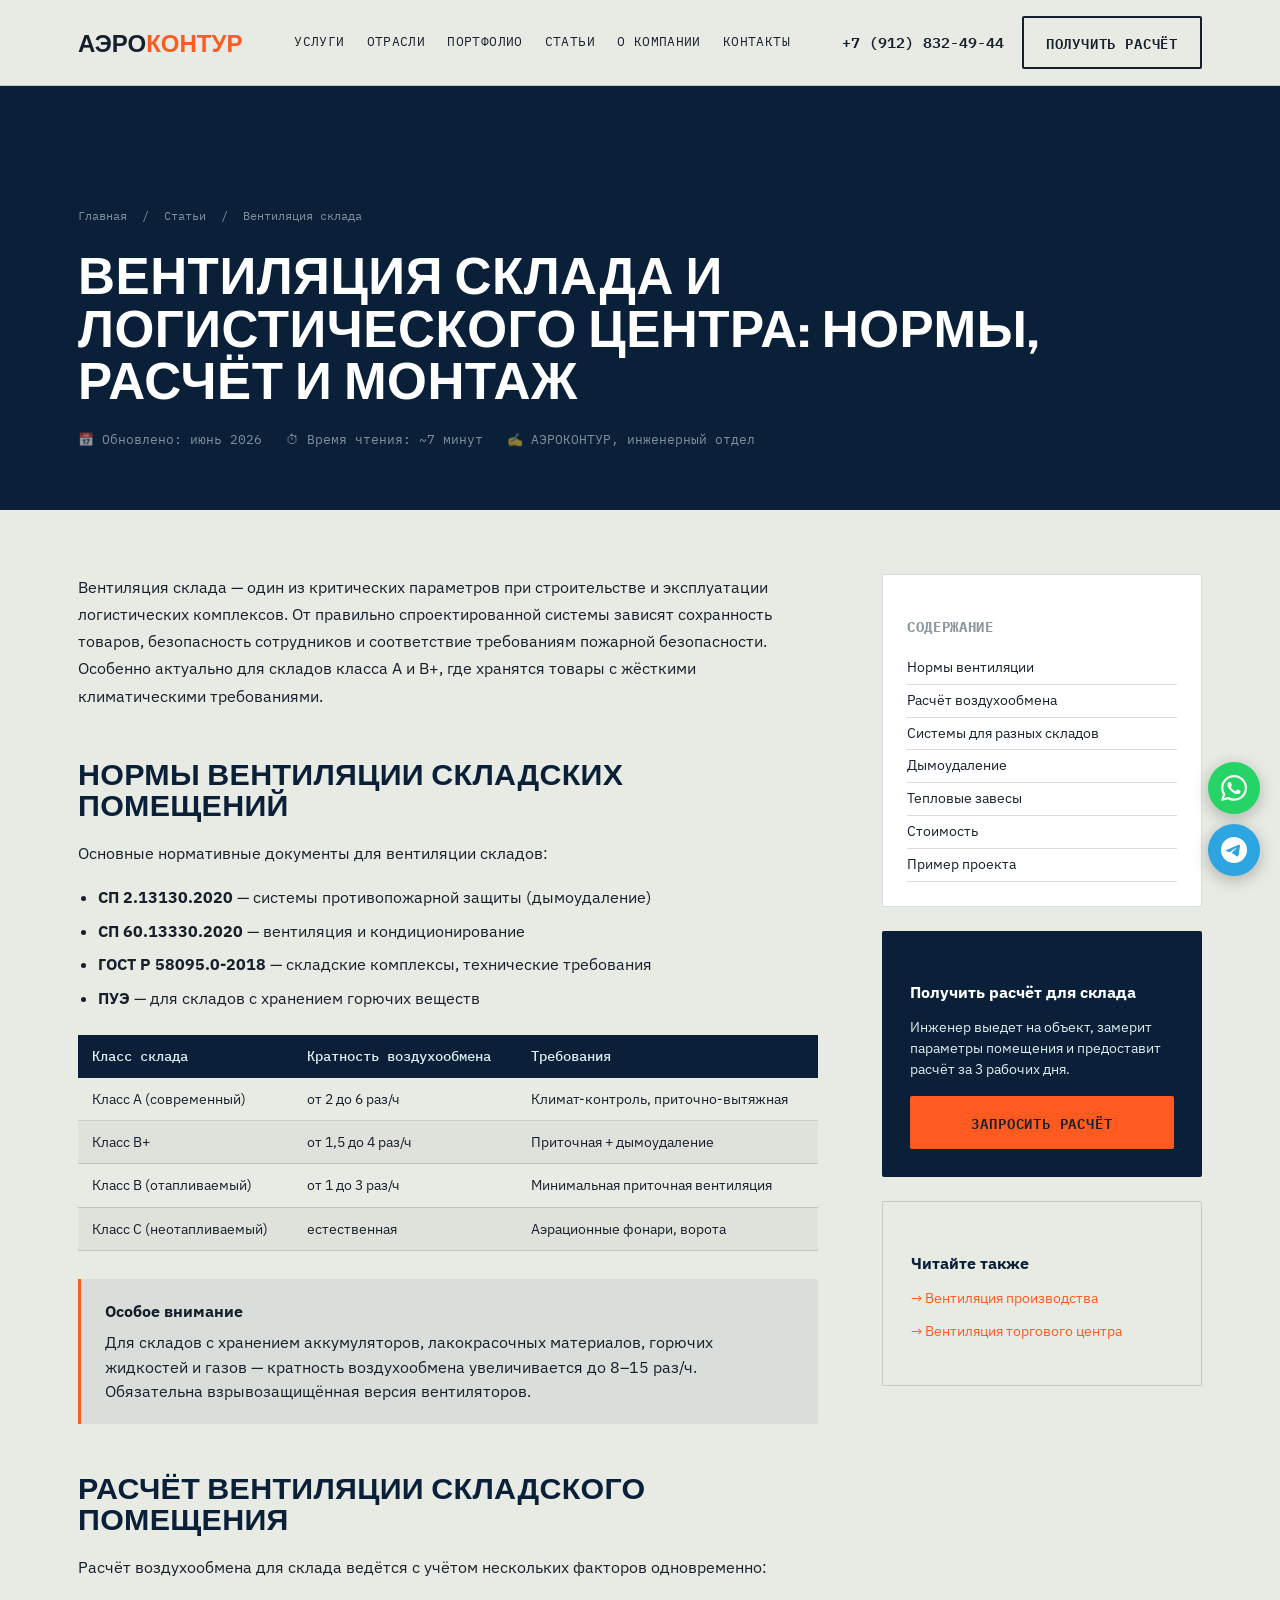
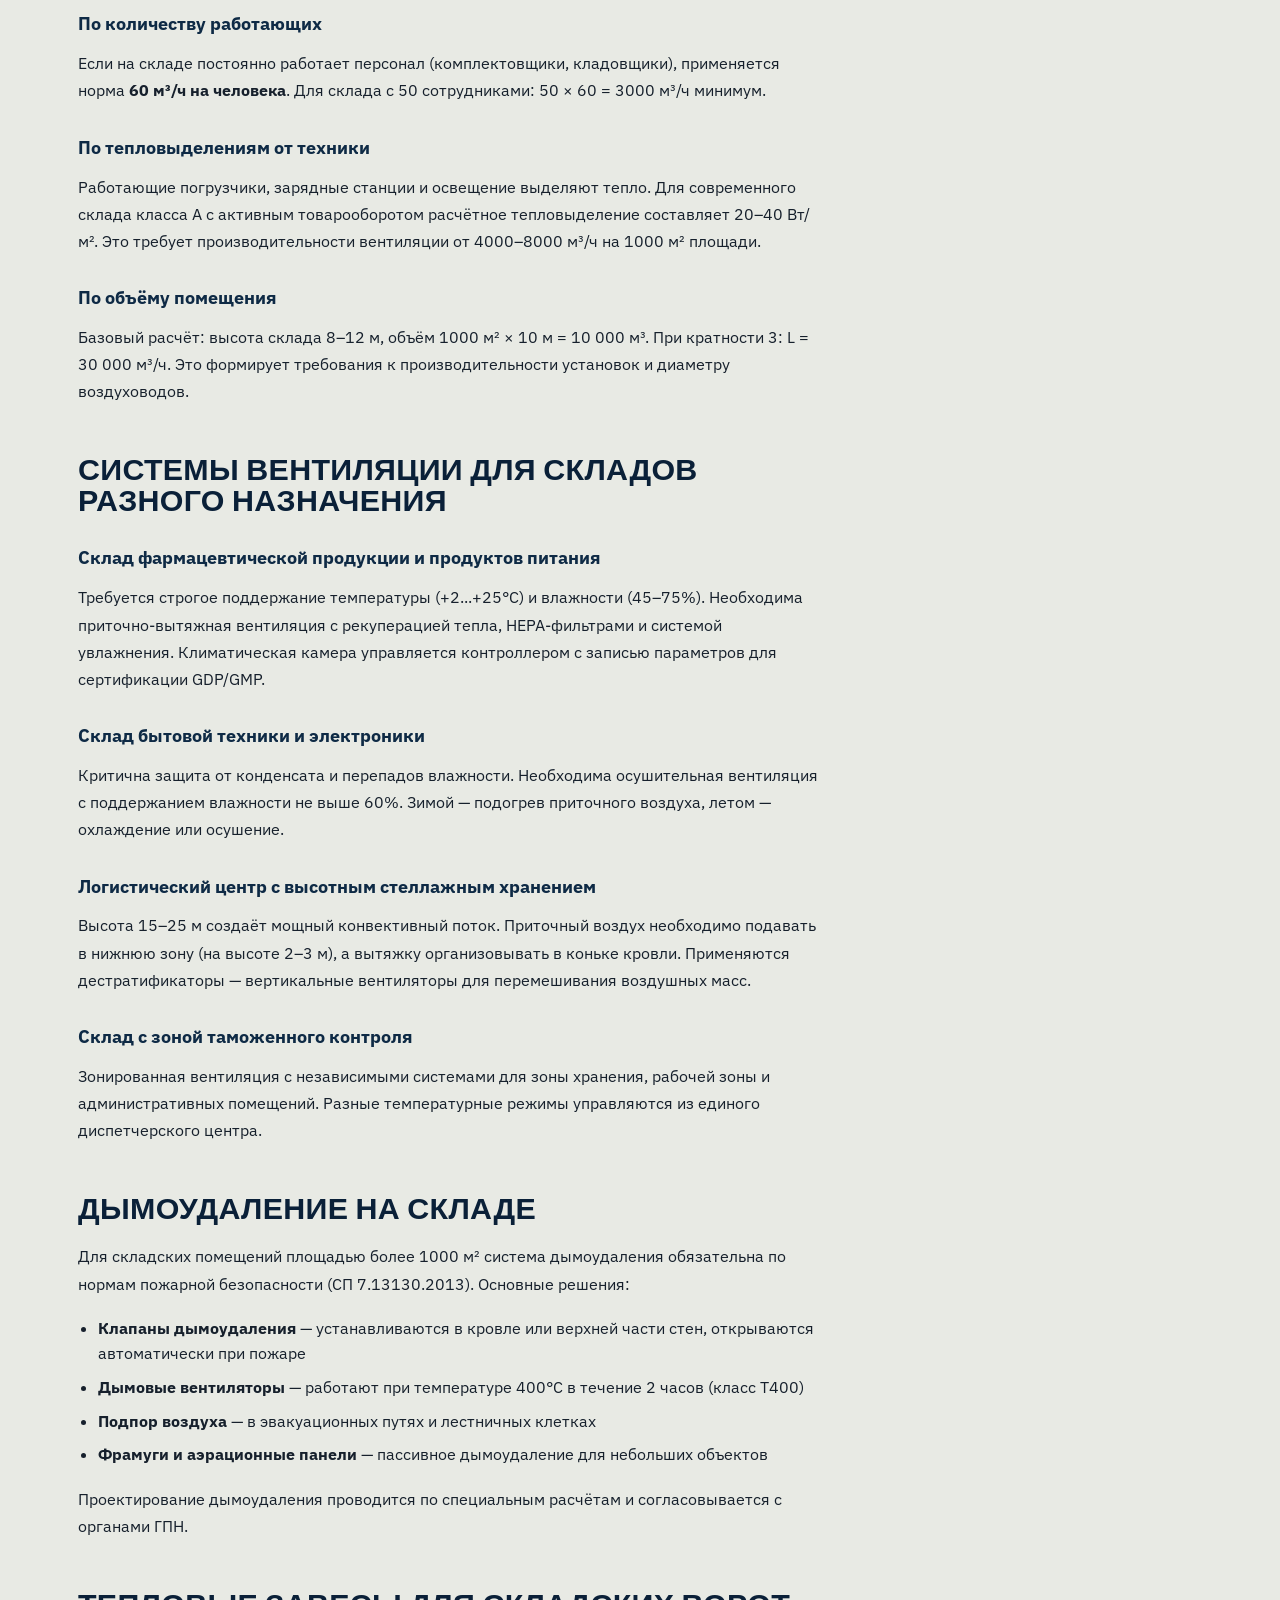
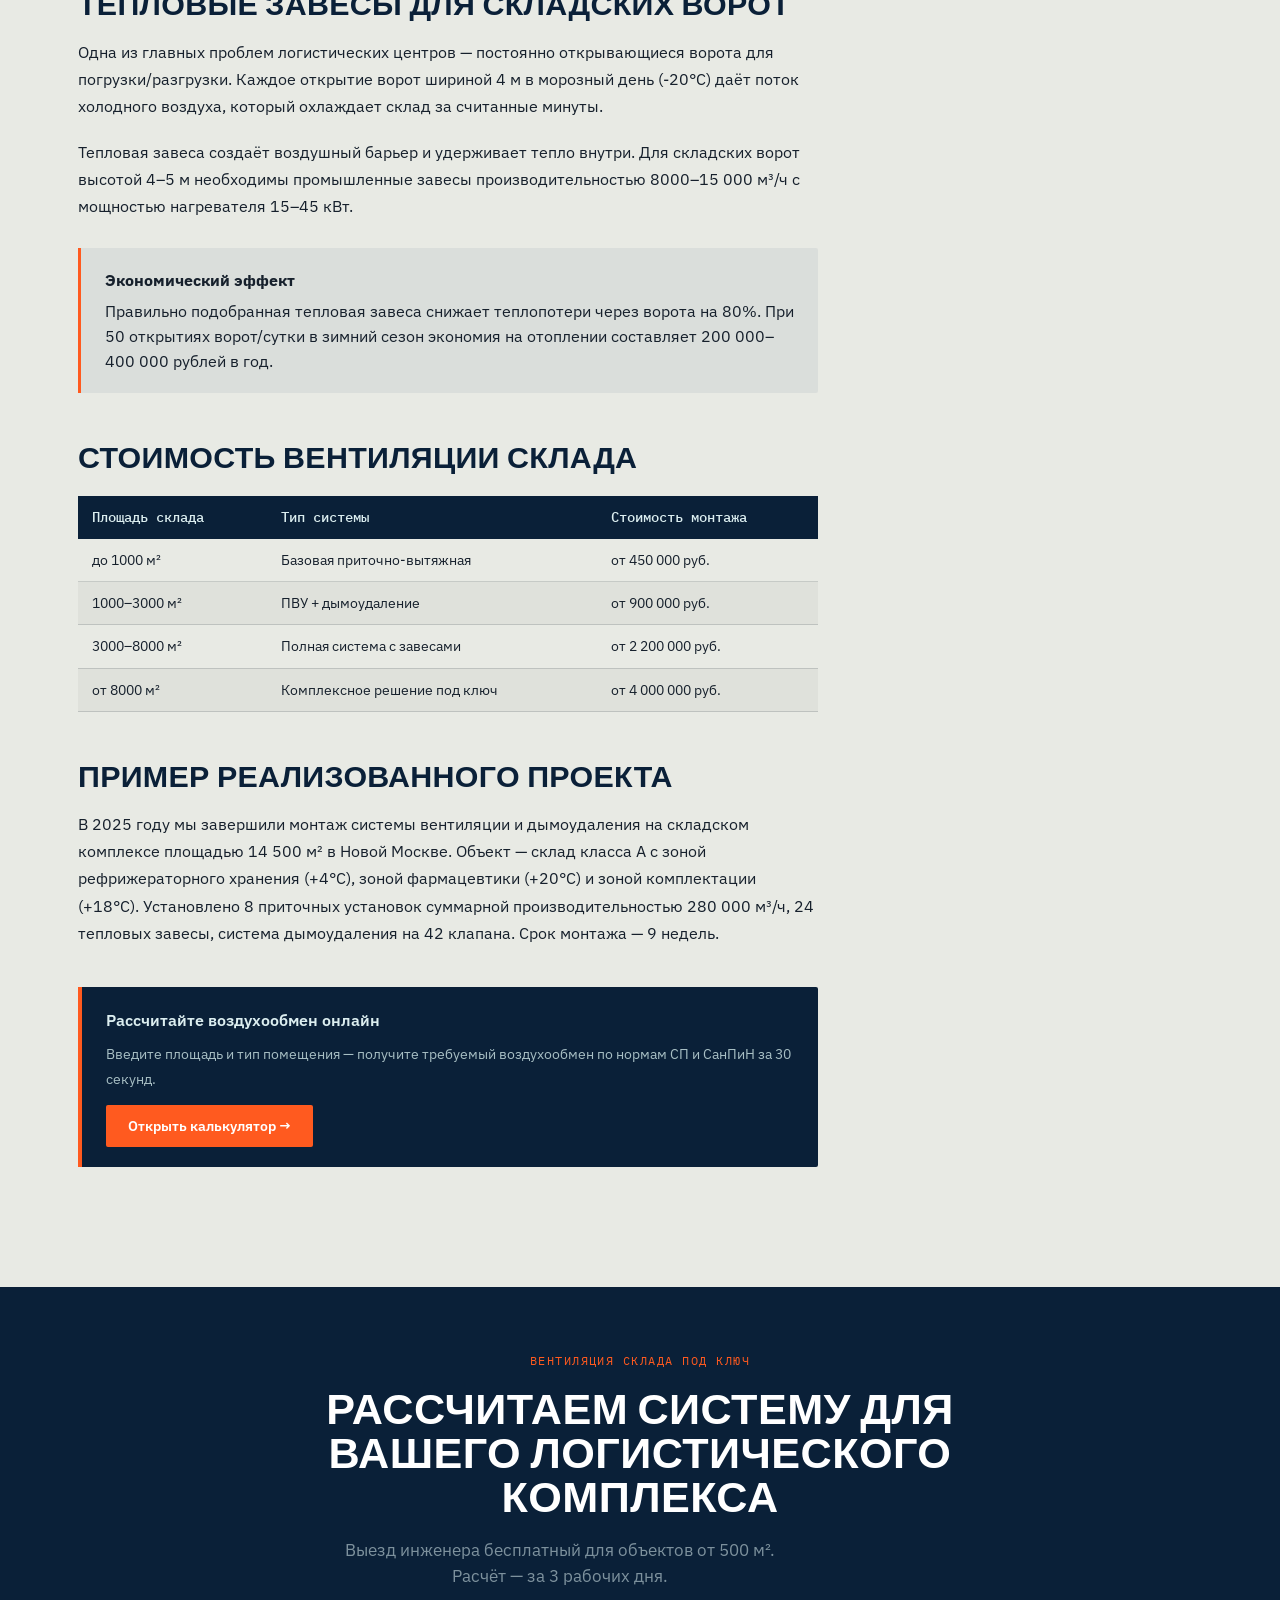
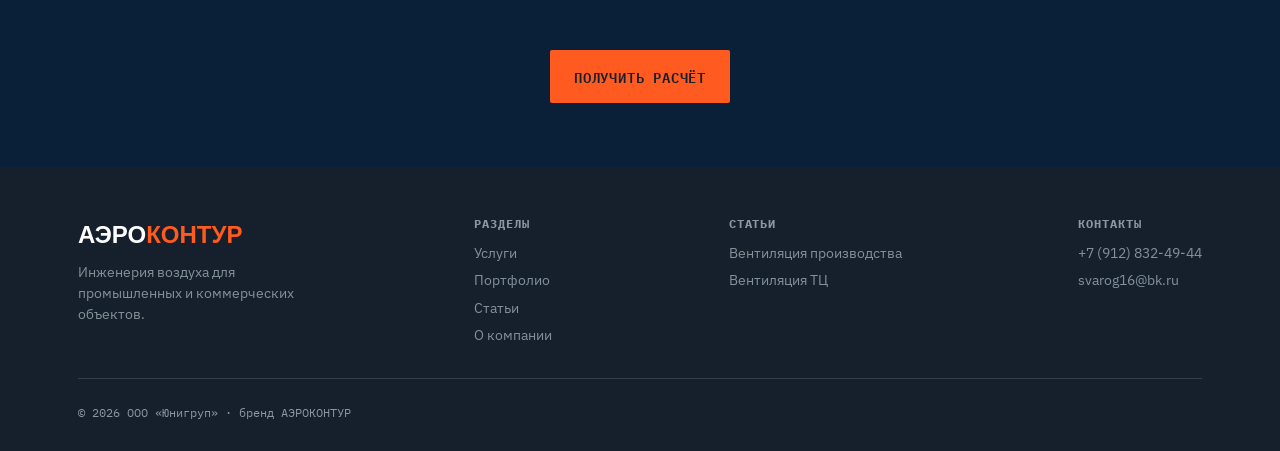
<file: articles/ventilyaciya-sklada.html>
<!DOCTYPE html>
<html lang="ru">
<head>
  <meta charset="UTF-8">
  <meta name="viewport" content="width=device-width, initial-scale=1.0">
  <meta name="description" content="Вентиляция склада под ключ в Москве. Расчёт и монтаж приточно-вытяжной вентиляции складских помещений класса А, Б, В. Тепловые завесы, дымоудаление. Гарантия 5 лет.">
  <meta name="keywords" content="вентиляция склада, монтаж вентиляции складского помещения, вентиляция логистического центра, вентиляция склада класс а, расчёт вентиляции склада, приточная вентиляция склада">
  <meta name="robots" content="index, follow">
  <title>Вентиляция склада под ключ — расчёт и монтаж для логистических комплексов | АЭРОКОНТУР</title>
    <meta property="og:type"        content="article">
  <meta property="og:url"         content="https://unigroup-aero.ru/articles/ventilyaciya-sklada.html">
  <meta property="og:title"       content="Вентиляция склада: расчёт и монтаж для логистических комплексов | АЭРОКОНТУР">
  <meta property="og:description" content="Вентиляция склада под ключ в Москве. Расчёт и монтаж приточно-вытяжной вентиляции складских помещений класса А, Б, В. Тепловые завесы, дымоудаление. Гарантия 5 лет.">
  <meta property="og:image"       content="https://unigroup-aero.ru/assets/images/og.png">
  <meta property="og:image:width"  content="1200">
  <meta property="og:image:height" content="630">
  <meta property="og:locale"      content="ru_RU">
  <meta property="og:site_name"   content="АЭРОКОНТУР">
  <link rel="canonical" href="https://unigroup-aero.ru/articles/ventilyaciya-sklada.html">

  <script type="application/ld+json">
  {
    "@context": "https://schema.org",
    "@type": "Article",
    "headline": "Вентиляция склада: расчёт, нормы и монтаж для логистических комплексов",
    "description": "Всё о вентиляции складских помещений: нормы воздухообмена, виды систем для разных классов складов, стоимость монтажа.",
    "author": {"@type": "Organization", "name": "АЭРОКОНТУР"},
    "publisher": {"@type": "Organization", "name": "АЭРОКОНТУР", "url": "https://unigroup-aero.ru"},
    "datePublished": "2026-06-01",
    "dateModified": "2026-06-19",
    "mainEntityOfPage": "https://unigroup-aero.ru/articles/ventilyaciya-sklada.html"
  }
  </script>

  <link rel="preconnect" href="https://fonts.googleapis.com">
  <link href="https://fonts.googleapis.com/css2?family=Big+Shoulders+Display:wght@700;800;900&family=IBM+Plex+Mono:wght@400;500;600&family=IBM+Plex+Sans:wght@400;500;600;700&display=swap" rel="stylesheet">
  <link rel="stylesheet" href="../css/style.css">
  <style>
    .article-hero { background: var(--navy-deep); color: var(--cyan); padding: 120px 0 60px; }
    .breadcrumb { font-family: var(--font-mono); font-size: .78rem; color: var(--cyan-dim); margin-bottom: 24px; }
    .breadcrumb a { color: var(--cyan-dim); }
    .breadcrumb span { margin: 0 8px; }
    .article-hero h1 { font-size: clamp(2rem, 4vw, 3.2rem); margin: 16px 0 24px; color: #fff; }
    .article-meta { font-family: var(--font-mono); font-size: .8rem; color: var(--cyan-dim); display: flex; gap: 24px; flex-wrap: wrap; }
    .article-body { background: var(--paper); padding: 64px 0 80px; }
    .article-grid { display: grid; grid-template-columns: 1fr 320px; gap: 64px; align-items: start; }
    .article-content h2 { font-size: clamp(1.4rem, 2.5vw, 1.9rem); margin: 48px 0 20px; color: var(--navy-deep); }
    .article-content h3 { font-size: 1.1rem; margin: 32px 0 14px; color: var(--navy); font-family: var(--font-body); font-weight: 700; text-transform: none; letter-spacing: 0; line-height: 1.3; }
    .article-content p { margin-bottom: 18px; line-height: 1.7; color: var(--ink); }
    .article-content ul { margin: 0 0 18px 0; padding-left: 20px; list-style: disc; }
    .article-content ul li { margin-bottom: 8px; line-height: 1.6; }
    .article-content table { width: 100%; border-collapse: collapse; margin: 24px 0; font-size: .9rem; }
    .article-content th { background: var(--navy-deep); color: var(--cyan); padding: 10px 14px; text-align: left; font-family: var(--font-mono); font-weight: 500; text-transform: none; }
    .article-content td { padding: 10px 14px; border-bottom: 1px solid var(--line); }
    .article-content tr:nth-child(even) td { background: rgba(0,0,0,.04); }
    .article-sidebar { position: sticky; top: 100px; }
    .sidebar-card { background: var(--navy-deep); color: var(--cyan); padding: 28px; border-radius: var(--radius); margin-bottom: 24px; }
    .sidebar-card h4 { font-size: 1rem; margin-bottom: 12px; color: #fff; }
    .sidebar-card p { font-size: .88rem; line-height: 1.5; margin-bottom: 16px; }
    .sidebar-toc { background: #fff; border: 1px solid var(--line); padding: 24px; border-radius: var(--radius); margin-bottom: 24px; }
    .sidebar-toc h4 { font-size: .85rem; font-family: var(--font-mono); text-transform: uppercase; letter-spacing: .05em; color: var(--steel); margin-bottom: 14px; }
    .sidebar-toc a { display: block; font-size: .88rem; color: var(--ink); padding: 5px 0; border-bottom: 1px solid var(--line); }
    .sidebar-toc a:hover { color: var(--orange); }
    .highlight-box { background: rgba(14,42,69,.06); border-left: 3px solid var(--orange); padding: 20px 24px; margin: 28px 0; border-radius: 0 var(--radius) var(--radius) 0; }
    .highlight-box strong { display: block; margin-bottom: 6px; }
    @media (max-width: 860px) {
      .article-grid { grid-template-columns: 1fr; }
      .article-sidebar { position: static; }
    }
  </style>
  <style>
    .messenger-fab { position: fixed; right: 20px; bottom: 24px; display: flex; flex-direction: column; gap: 10px; z-index: 999; }
    .fab-btn { width: 52px; height: 52px; border-radius: 50%; display: flex; align-items: center; justify-content: center; box-shadow: 0 4px 16px rgba(0,0,0,.25); transition: transform .2s, box-shadow .2s; text-decoration: none; }
    .fab-btn:hover { transform: scale(1.1); box-shadow: 0 6px 24px rgba(0,0,0,.35); }
    .fab-btn--wa { background: #25D366; }
    .fab-btn--tg { background: #2CA5E0; }
    .fab-btn svg { width: 26px; height: 26px; }
  </style>
    <!-- Yandex.Metrika counter -->
    <script type="text/javascript">
        (function(m,e,t,r,i,k,a){
            m[i]=m[i]||function(){(m[i].a=m[i].a||[]).push(arguments)};
            m[i].l=1*new Date();
            for (var j = 0; j < document.scripts.length; j++) {if (document.scripts[j].src === r) { return; }}
            k=e.createElement(t),a=e.getElementsByTagName(t)[0],k.async=1,k.src=r,a.parentNode.insertBefore(k,a)
        })(window, document,'script','https://mc.yandex.ru/metrika/tag.js?id=110099763', 'ym');
        ym(110099763, 'init', {ssr:true, webvisor:true, clickmap:true, ecommerce:"dataLayer", referrer: document.referrer, url: location.href, accurateTrackBounce:true, trackLinks:true});
    </script>
    <noscript><div><img src="https://mc.yandex.ru/watch/110099763" style="position:absolute; left:-9999px;" alt="" /></div></noscript>
    <!-- /Yandex.Metrika counter -->
</head>
<body>

  <header class="site-header" id="top">
    <div class="site-header__inner wrap">
      <a class="logo" href="../index.html">АЭРО<span>КОНТУР</span></a>
      <nav class="nav-links" aria-label="Основная навигация">
        <a href="../index.html#services">Услуги</a>
        <a href="../index.html#industries">Отрасли</a>
        <a href="../portfolio.html">Портфолио</a>
        <a href="../blog.html">Статьи</a>
        <a href="../about.html">О компании</a>
        <a href="../index.html#contact">Контакты</a>
      </nav>
      <div class="header-right">
        <a class="header-phone mono" href="tel:+79128324944">+7 (912) 832-49-44</a>
        <a class="btn btn--ghost-light" href="../index.html#contact">Получить расчёт</a>
      </div>
    </div>
  </header>

  <section class="article-hero">
    <div class="wrap">
      <div class="breadcrumb">
        <a href="../index.html">Главная</a>
        <span>/</span>
        <a href="../blog.html">Статьи</a>
        <span>/</span>
        Вентиляция склада
      </div>
      <h1>Вентиляция склада и логистического центра: нормы, расчёт и монтаж</h1>
      <div class="article-meta">
        <span>📅 Обновлено: июнь 2026</span>
        <span>⏱ Время чтения: ~7 минут</span>
        <span>✍ АЭРОКОНТУР, инженерный отдел</span>
      </div>
    </div>
  </section>

  <section class="article-body">
    <div class="wrap">
      <div class="article-grid">

        <article class="article-content">

          <p>Вентиляция склада — один из критических параметров при строительстве и эксплуатации логистических комплексов. От правильно спроектированной системы зависят сохранность товаров, безопасность сотрудников и соответствие требованиям пожарной безопасности. Особенно актуально для складов класса А и B+, где хранятся товары с жёсткими климатическими требованиями.</p>

          <h2 id="normy">Нормы вентиляции складских помещений</h2>

          <p>Основные нормативные документы для вентиляции складов:</p>

          <ul>
            <li><strong>СП 2.13130.2020</strong> — системы противопожарной защиты (дымоудаление)</li>
            <li><strong>СП 60.13330.2020</strong> — вентиляция и кондиционирование</li>
            <li><strong>ГОСТ Р 58095.0-2018</strong> — складские комплексы, технические требования</li>
            <li><strong>ПУЭ</strong> — для складов с хранением горючих веществ</li>
          </ul>

          <table>
            <thead>
              <tr>
                <th>Класс склада</th>
                <th>Кратность воздухообмена</th>
                <th>Требования</th>
              </tr>
            </thead>
            <tbody>
              <tr><td>Класс А (современный)</td><td>от 2 до 6 раз/ч</td><td>Климат-контроль, приточно-вытяжная</td></tr>
              <tr><td>Класс B+</td><td>от 1,5 до 4 раз/ч</td><td>Приточная + дымоудаление</td></tr>
              <tr><td>Класс B (отапливаемый)</td><td>от 1 до 3 раз/ч</td><td>Минимальная приточная вентиляция</td></tr>
              <tr><td>Класс C (неотапливаемый)</td><td>естественная</td><td>Аэрационные фонари, ворота</td></tr>
            </tbody>
          </table>

          <div class="highlight-box">
            <strong>Особое внимание</strong>
            Для складов с хранением аккумуляторов, лакокрасочных материалов, горючих жидкостей и газов — кратность воздухообмена увеличивается до 8–15 раз/ч. Обязательна взрывозащищённая версия вентиляторов.
          </div>

          <h2 id="raschet">Расчёт вентиляции складского помещения</h2>

          <p>Расчёт воздухообмена для склада ведётся с учётом нескольких факторов одновременно:</p>

          <h3>По количеству работающих</h3>
          <p>Если на складе постоянно работает персонал (комплектовщики, кладовщики), применяется норма <strong>60 м³/ч на человека</strong>. Для склада с 50 сотрудниками: 50 × 60 = 3000 м³/ч минимум.</p>

          <h3>По тепловыделениям от техники</h3>
          <p>Работающие погрузчики, зарядные станции и освещение выделяют тепло. Для современного склада класса А с активным товарооборотом расчётное тепловыделение составляет 20–40 Вт/м². Это требует производительности вентиляции от 4000–8000 м³/ч на 1000 м² площади.</p>

          <h3>По объёму помещения</h3>
          <p>Базовый расчёт: высота склада 8–12 м, объём 1000 м² × 10 м = 10 000 м³. При кратности 3: L = 30 000 м³/ч. Это формирует требования к производительности установок и диаметру воздуховодов.</p>

          <h2 id="sistemy">Системы вентиляции для складов разного назначения</h2>

          <h3>Склад фармацевтической продукции и продуктов питания</h3>
          <p>Требуется строгое поддержание температуры (+2...+25°C) и влажности (45–75%). Необходима приточно-вытяжная вентиляция с рекуперацией тепла, HEPA-фильтрами и системой увлажнения. Климатическая камера управляется контроллером с записью параметров для сертификации GDP/GMP.</p>

          <h3>Склад бытовой техники и электроники</h3>
          <p>Критична защита от конденсата и перепадов влажности. Необходима осушительная вентиляция с поддержанием влажности не выше 60%. Зимой — подогрев приточного воздуха, летом — охлаждение или осушение.</p>

          <h3>Логистический центр с высотным стеллажным хранением</h3>
          <p>Высота 15–25 м создаёт мощный конвективный поток. Приточный воздух необходимо подавать в нижнюю зону (на высоте 2–3 м), а вытяжку организовывать в коньке кровли. Применяются дестратификаторы — вертикальные вентиляторы для перемешивания воздушных масс.</p>

          <h3>Склад с зоной таможенного контроля</h3>
          <p>Зонированная вентиляция с независимыми системами для зоны хранения, рабочей зоны и административных помещений. Разные температурные режимы управляются из единого диспетчерского центра.</p>

          <h2 id="dymoudalenie">Дымоудаление на складе</h2>

          <p>Для складских помещений площадью более 1000 м² система дымоудаления обязательна по нормам пожарной безопасности (СП 7.13130.2013). Основные решения:</p>

          <ul>
            <li><strong>Клапаны дымоудаления</strong> — устанавливаются в кровле или верхней части стен, открываются автоматически при пожаре</li>
            <li><strong>Дымовые вентиляторы</strong> — работают при температуре 400°C в течение 2 часов (класс Т400)</li>
            <li><strong>Подпор воздуха</strong> — в эвакуационных путях и лестничных клетках</li>
            <li><strong>Фрамуги и аэрационные панели</strong> — пассивное дымоудаление для небольших объектов</li>
          </ul>

          <p>Проектирование дымоудаления проводится по специальным расчётам и согласовывается с органами ГПН.</p>

          <h2 id="teplovye-zavesy">Тепловые завесы для складских ворот</h2>

          <p>Одна из главных проблем логистических центров — постоянно открывающиеся ворота для погрузки/разгрузки. Каждое открытие ворот шириной 4 м в морозный день (-20°C) даёт поток холодного воздуха, который охлаждает склад за считанные минуты.</p>

          <p>Тепловая завеса создаёт воздушный барьер и удерживает тепло внутри. Для складских ворот высотой 4–5 м необходимы промышленные завесы производительностью 8000–15 000 м³/ч с мощностью нагревателя 15–45 кВт.</p>

          <div class="highlight-box">
            <strong>Экономический эффект</strong>
            Правильно подобранная тепловая завеса снижает теплопотери через ворота на 80%. При 50 открытиях ворот/сутки в зимний сезон экономия на отоплении составляет 200 000–400 000 рублей в год.
          </div>

          <h2 id="stoimost">Стоимость вентиляции склада</h2>

          <table>
            <thead>
              <tr>
                <th>Площадь склада</th>
                <th>Тип системы</th>
                <th>Стоимость монтажа</th>
              </tr>
            </thead>
            <tbody>
              <tr><td>до 1000 м²</td><td>Базовая приточно-вытяжная</td><td>от 450 000 руб.</td></tr>
              <tr><td>1000–3000 м²</td><td>ПВУ + дымоудаление</td><td>от 900 000 руб.</td></tr>
              <tr><td>3000–8000 м²</td><td>Полная система с завесами</td><td>от 2 200 000 руб.</td></tr>
              <tr><td>от 8000 м²</td><td>Комплексное решение под ключ</td><td>от 4 000 000 руб.</td></tr>
            </tbody>
          </table>

          <h2 id="keisy">Пример реализованного проекта</h2>

          <p>В 2025 году мы завершили монтаж системы вентиляции и дымоудаления на складском комплексе площадью 14 500 м² в Новой Москве. Объект — склад класса А с зоной рефрижераторного хранения (+4°C), зоной фармацевтики (+20°C) и зоной комплектации (+18°C). Установлено 8 приточных установок суммарной производительностью 280 000 м³/ч, 24 тепловых завесы, система дымоудаления на 42 клапана. Срок монтажа — 9 недель.</p>

        
  <!-- Внутренняя перелинковка: калькулятор -->
  <div style="background:#0A2038;border-left:4px solid #FF5A1F;padding:20px 24px;border-radius:0 2px 2px 0;margin:40px 0;">
    <p style="margin:0 0 8px;font-weight:600;color:#DCEEF0;font-size:1rem;">Рассчитайте воздухообмен онлайн</p>
    <p style="margin:0 0 14px;color:#a8bfc4;font-size:0.9rem;">Введите площадь и тип помещения — получите требуемый воздухообмен по нормам СП и СанПиН за 30 секунд.</p>
    <a href="/calculator.html" style="display:inline-block;background:#FF5A1F;color:#fff;text-decoration:none;padding:10px 22px;border-radius:2px;font-size:0.9rem;font-weight:600;">Открыть калькулятор →</a>
  </div>
</article>

        <aside class="article-sidebar">
          <div class="sidebar-toc">
            <h4>Содержание</h4>
            <a href="#normy">Нормы вентиляции</a>
            <a href="#raschet">Расчёт воздухообмена</a>
            <a href="#sistemy">Системы для разных складов</a>
            <a href="#dymoudalenie">Дымоудаление</a>
            <a href="#teplovye-zavesy">Тепловые завесы</a>
            <a href="#stoimost">Стоимость</a>
            <a href="#keisy">Пример проекта</a>
          </div>

          <div class="sidebar-card">
            <h4>Получить расчёт для склада</h4>
            <p>Инженер выедет на объект, замерит параметры помещения и предоставит расчёт за 3 рабочих дня.</p>
            <a class="btn btn--primary btn--block" href="../index.html#contact">Запросить расчёт</a>
          </div>

          <div class="sidebar-card" style="background: var(--paper); border: 1px solid var(--line); color: var(--ink);">
            <h4 style="color: var(--navy-deep);">Читайте также</h4>
            <p style="color: var(--steel); font-size: .85rem; margin-bottom: 12px;"><a href="ventilyaciya-proizvodstvennogo-pomescheniya.html" style="color: var(--orange);">→ Вентиляция производства</a></p>
            <p style="color: var(--steel); font-size: .85rem;"><a href="ventilyaciya-torgovogo-centra.html" style="color: var(--orange);">→ Вентиляция торгового центра</a></p>
          </div>
        </aside>

      </div>
    </div>
  </section>

  <section class="section form-section" id="contact" style="padding: 64px 0;">
    <div class="wrap">
      <div style="text-align: center; max-width: 640px; margin: 0 auto;">
        <span class="eyebrow">Вентиляция склада под ключ</span>
        <h2 class="section-title" style="color: #fff; margin: 12px 0 20px;">Рассчитаем систему для вашего логистического комплекса</h2>
        <p class="lede">Выезд инженера бесплатный для объектов от 500 м². Расчёт — за 3 рабочих дня.</p>
        <a class="btn btn--primary" href="../index.html#contact" style="margin-top: 28px;">Получить расчёт</a>
      </div>
    </div>
  </section>

  <footer class="site-footer">
    <div class="wrap">
      <div class="footer-grid">
        <div class="footer-brand">
          <a class="logo" href="../index.html">АЭРО<span>КОНТУР</span></a>
          <p>Инженерия воздуха для промышленных и коммерческих объектов.</p>
        </div>
        <div class="footer-col">
          <h4>Разделы</h4>
          <p><a href="../index.html#services">Услуги</a></p>
          <p><a href="../portfolio.html">Портфолио</a></p>
          <p><a href="../blog.html">Статьи</a></p>
          <p><a href="../about.html">О компании</a></p>
        </div>
        <div class="footer-col">
          <h4>Статьи</h4>
          <p><a href="ventilyaciya-proizvodstvennogo-pomescheniya.html">Вентиляция производства</a></p>
          <p><a href="ventilyaciya-torgovogo-centra.html">Вентиляция ТЦ</a></p>
        </div>
        <div class="footer-col">
          <h4>Контакты</h4>
          <p><a href="tel:+79128324944">+7 (912) 832-49-44</a></p>
          <p><a href="mailto:svarog16@bk.ru">svarog16@bk.ru</a></p>
        </div>
      </div>
      <div class="footer-bottom">
        <span>© 2026 ООО «Юнигруп» · бренд АЭРОКОНТУР</span>
      </div>
    </div>
  </footer>

  <script src="../js/main.js"></script>
  <!-- WhatsApp + Telegram FAB -->
  <div class="messenger-fab" aria-label="Связаться через мессенджер">
    <a class="fab-btn fab-btn--wa" href="https://wa.me/79128324944" target="_blank" rel="noopener" title="WhatsApp">
      <svg viewBox="0 0 24 24" fill="#fff" xmlns="http://www.w3.org/2000/svg"><path d="M17.472 14.382c-.297-.149-1.758-.867-2.03-.967-.273-.099-.471-.148-.67.15-.197.297-.767.966-.94 1.164-.173.199-.347.223-.644.075-.297-.15-1.255-.463-2.39-1.475-.883-.788-1.48-1.761-1.653-2.059-.173-.297-.018-.458.13-.606.134-.133.298-.347.446-.52.149-.174.198-.298.298-.497.099-.198.05-.371-.025-.52-.075-.149-.669-1.612-.916-2.207-.242-.579-.487-.5-.669-.51-.173-.008-.371-.01-.57-.01-.198 0-.52.074-.792.372-.272.297-1.04 1.016-1.04 2.479 0 1.462 1.065 2.875 1.213 3.074.149.198 2.096 3.2 5.077 4.487.709.306 1.262.489 1.694.625.712.227 1.36.195 1.871.118.571-.085 1.758-.719 2.006-1.413.248-.694.248-1.289.173-1.413-.074-.124-.272-.198-.57-.347m-5.421 7.403h-.004a9.87 9.87 0 01-5.031-1.378l-.361-.214-3.741.982.998-3.648-.235-.374a9.86 9.86 0 01-1.51-5.26c.001-5.45 4.436-9.884 9.888-9.884 2.64 0 5.122 1.03 6.988 2.898a9.825 9.825 0 012.893 6.994c-.003 5.45-4.437 9.884-9.885 9.884m8.413-18.297A11.815 11.815 0 0012.05 0C5.495 0 .16 5.335.157 11.892c0 2.096.547 4.142 1.588 5.945L.057 24l6.305-1.654a11.882 11.882 0 005.683 1.448h.005c6.554 0 11.89-5.335 11.893-11.893a11.821 11.821 0 00-3.48-8.413z"/></svg>
    </a>
    <a class="fab-btn fab-btn--tg" href="https://t.me/aerokontur_msk" target="_blank" rel="noopener" title="Telegram">
      <svg viewBox="0 0 24 24" fill="#fff" xmlns="http://www.w3.org/2000/svg"><path d="M11.944 0A12 12 0 0 0 0 12a12 12 0 0 0 12 12 12 12 0 0 0 12-12A12 12 0 0 0 12 0a12 12 0 0 0-.056 0zm4.962 7.224c.1-.002.321.023.465.14a.506.506 0 0 1 .171.325c.016.093.036.306.02.472-.18 1.898-.962 6.502-1.36 8.627-.168.9-.499 1.201-.82 1.23-.696.065-1.225-.46-1.9-.902-1.056-.693-1.653-1.124-2.678-1.8-1.185-.78-.417-1.21.258-1.91.177-.184 3.247-2.977 3.307-3.23.007-.032.014-.15-.056-.212s-.174-.041-.249-.024c-.106.024-1.793 1.14-5.061 3.345-.48.33-.913.49-1.302.48-.428-.008-1.252-.241-1.865-.44-.752-.245-1.349-.374-1.297-.789.027-.216.325-.437.893-.663 3.498-1.524 5.83-2.529 6.998-3.014 3.332-1.386 4.025-1.627 4.476-1.635z"/></svg>
    </a>
  </div>
</body>
</html>
</file>
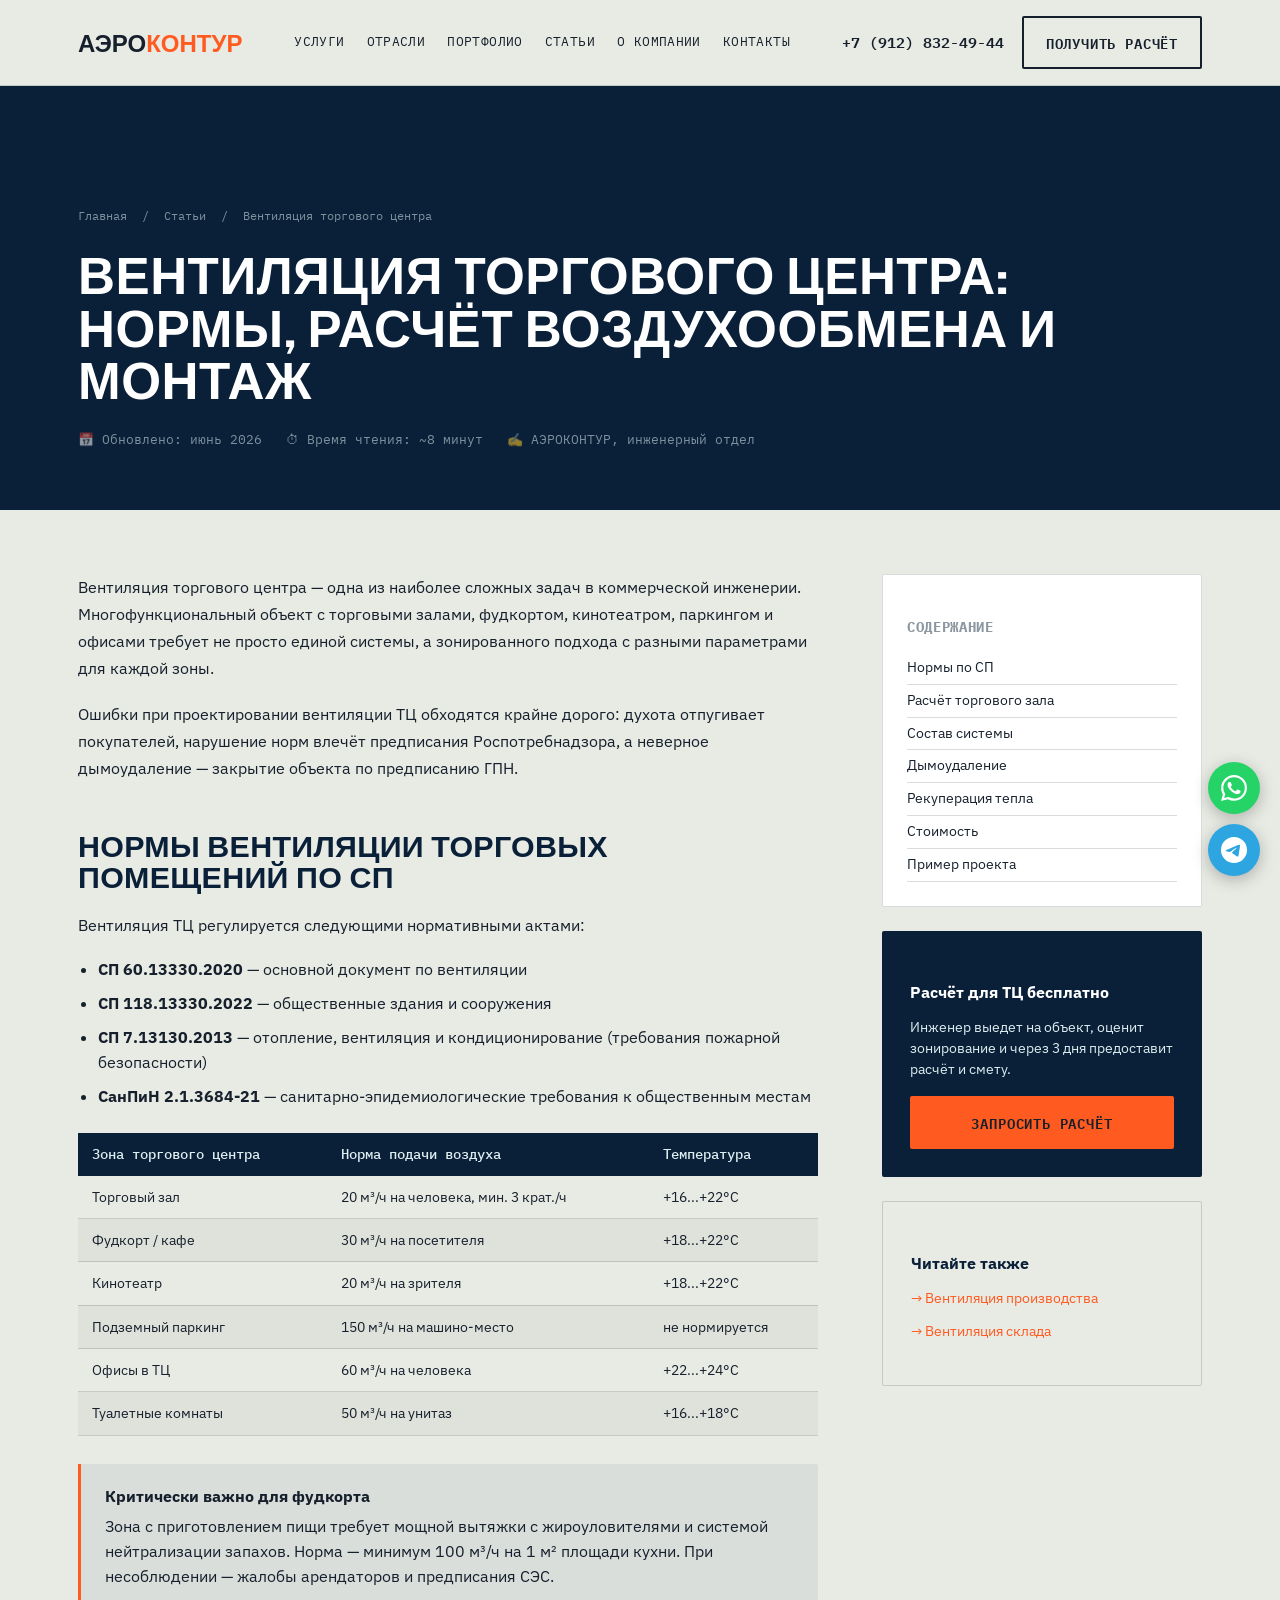
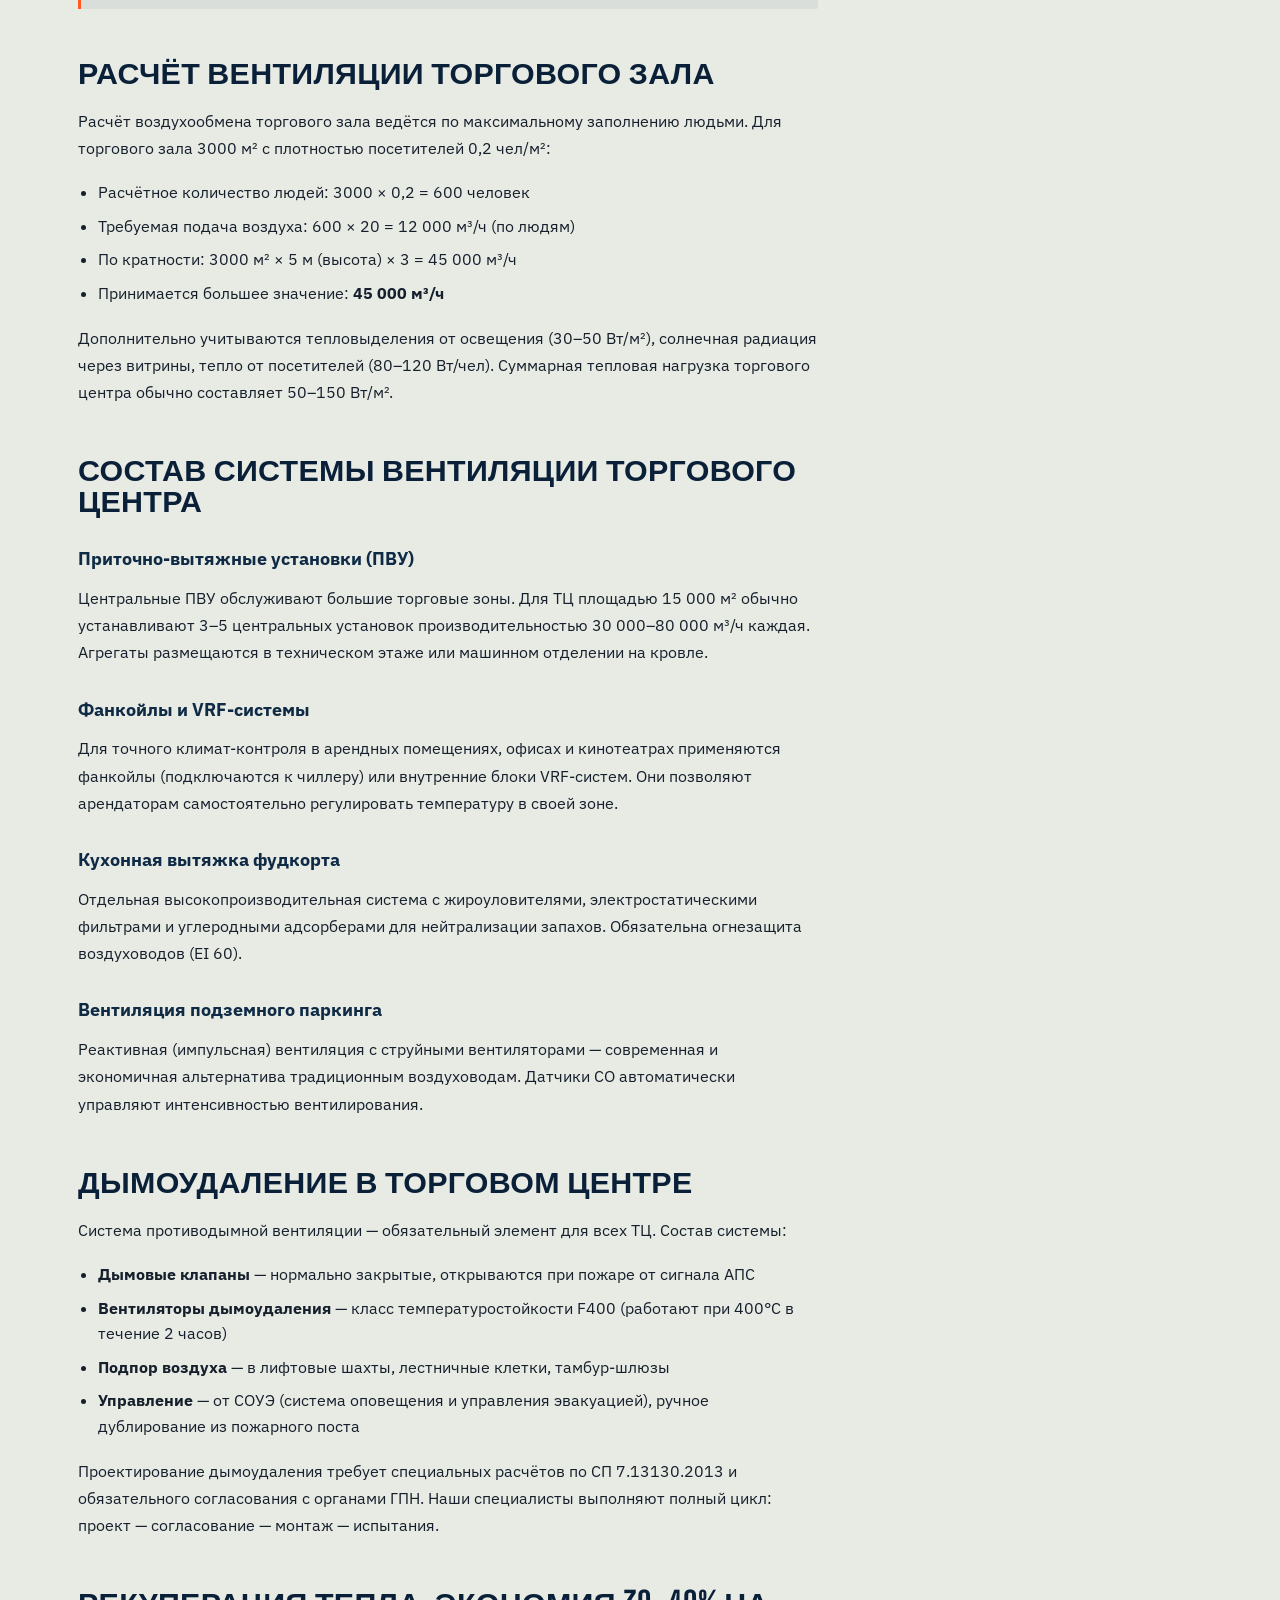
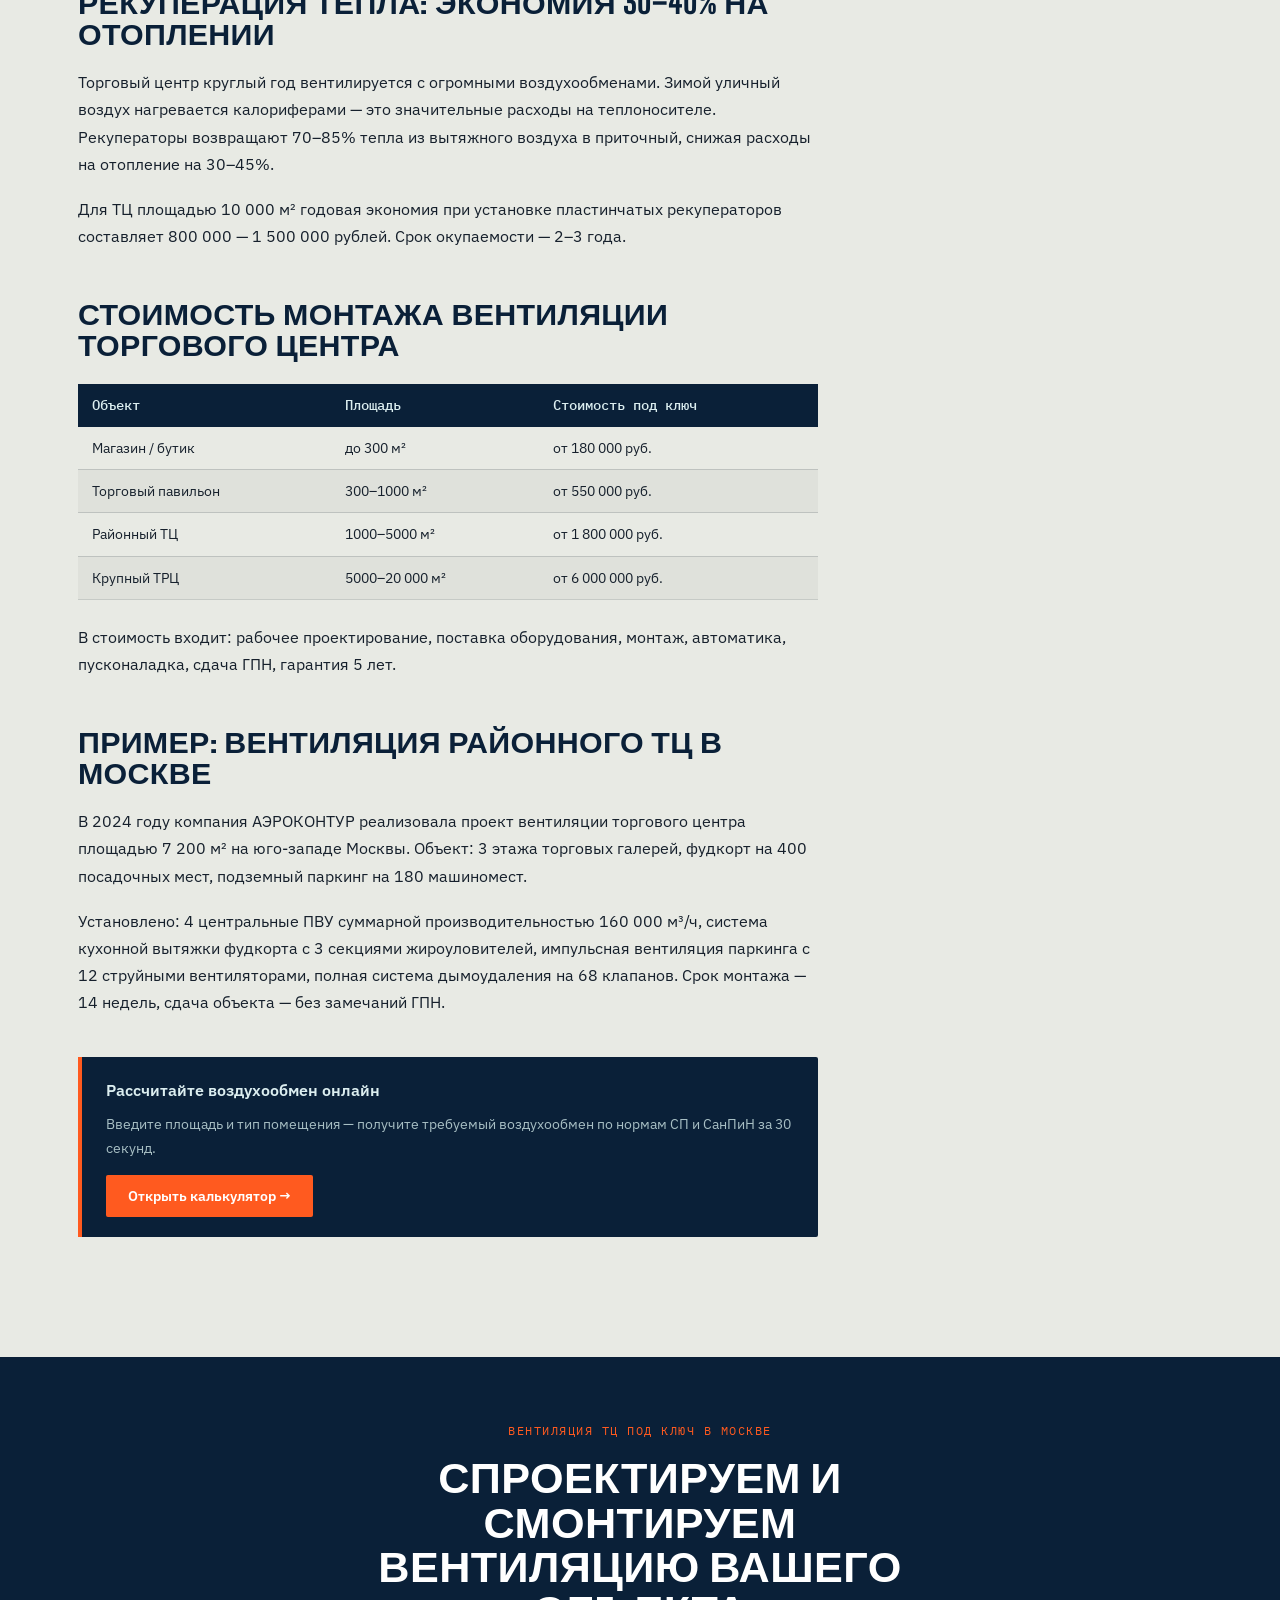
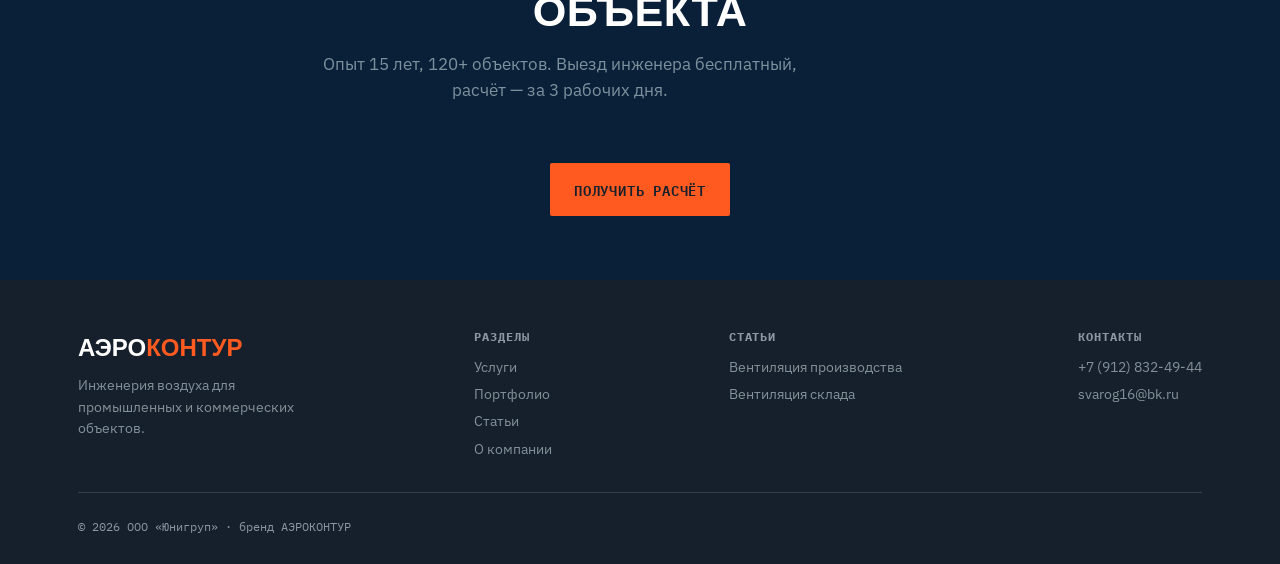
<file: articles/ventilyaciya-torgovogo-centra.html>
<!DOCTYPE html>
<html lang="ru">
<head>
  <meta charset="UTF-8">
  <meta name="viewport" content="width=device-width, initial-scale=1.0">
  <meta name="description" content="Вентиляция торгового центра под ключ в Москве. Расчёт и монтаж приточно-вытяжной вентиляции ТЦ, торговых залов, гипермаркетов. Нормы СП, дымоудаление. Гарантия 5 лет.">
  <meta name="keywords" content="вентиляция торгового центра, монтаж вентиляции торгового зала, расчёт вентиляции магазина, вентиляция гипермаркета, дымоудаление торгового центра, нормы вентиляции ТЦ">
  <meta name="robots" content="index, follow">
  <title>Вентиляция торгового центра под ключ — расчёт, нормы и монтаж | АЭРОКОНТУР</title>
    <meta property="og:type"        content="article">
  <meta property="og:url"         content="https://unigroup-aero.ru/articles/ventilyaciya-torgovogo-centra.html">
  <meta property="og:title"       content="Вентиляция торгового центра: нормы, расчёт и монтаж | АЭРОКОНТУР">
  <meta property="og:description" content="Вентиляция торгового центра под ключ в Москве. Расчёт и монтаж приточно-вытяжной вентиляции ТЦ, торговых залов, гипермаркетов. Нормы СП, дымоудаление. Гарантия 5 лет.">
  <meta property="og:image"       content="https://unigroup-aero.ru/assets/images/og.png">
  <meta property="og:image:width"  content="1200">
  <meta property="og:image:height" content="630">
  <meta property="og:locale"      content="ru_RU">
  <meta property="og:site_name"   content="АЭРОКОНТУР">
  <link rel="canonical" href="https://unigroup-aero.ru/articles/ventilyaciya-torgovogo-centra.html">

  <script type="application/ld+json">
  {
    "@context": "https://schema.org",
    "@type": "Article",
    "headline": "Вентиляция торгового центра: нормы, расчёт и монтаж приточно-вытяжной системы",
    "description": "Всё о вентиляции торговых центров: нормы воздухообмена по СП, виды систем, дымоудаление, стоимость монтажа в Москве.",
    "author": {"@type": "Organization", "name": "АЭРОКОНТУР"},
    "publisher": {"@type": "Organization", "name": "АЭРОКОНТУР", "url": "https://unigroup-aero.ru"},
    "datePublished": "2026-06-01",
    "dateModified": "2026-06-19",
    "mainEntityOfPage": "https://unigroup-aero.ru/articles/ventilyaciya-torgovogo-centra.html"
  }
  </script>

  <link rel="preconnect" href="https://fonts.googleapis.com">
  <link href="https://fonts.googleapis.com/css2?family=Big+Shoulders+Display:wght@700;800;900&family=IBM+Plex+Mono:wght@400;500;600&family=IBM+Plex+Sans:wght@400;500;600;700&display=swap" rel="stylesheet">
  <link rel="stylesheet" href="../css/style.css">
  <style>
    .article-hero { background: var(--navy-deep); color: var(--cyan); padding: 120px 0 60px; }
    .breadcrumb { font-family: var(--font-mono); font-size: .78rem; color: var(--cyan-dim); margin-bottom: 24px; }
    .breadcrumb a { color: var(--cyan-dim); }
    .breadcrumb span { margin: 0 8px; }
    .article-hero h1 { font-size: clamp(2rem, 4vw, 3.2rem); margin: 16px 0 24px; color: #fff; }
    .article-meta { font-family: var(--font-mono); font-size: .8rem; color: var(--cyan-dim); display: flex; gap: 24px; flex-wrap: wrap; }
    .article-body { background: var(--paper); padding: 64px 0 80px; }
    .article-grid { display: grid; grid-template-columns: 1fr 320px; gap: 64px; align-items: start; }
    .article-content h2 { font-size: clamp(1.4rem, 2.5vw, 1.9rem); margin: 48px 0 20px; color: var(--navy-deep); }
    .article-content h3 { font-size: 1.1rem; margin: 32px 0 14px; color: var(--navy); font-family: var(--font-body); font-weight: 700; text-transform: none; letter-spacing: 0; line-height: 1.3; }
    .article-content p { margin-bottom: 18px; line-height: 1.7; color: var(--ink); }
    .article-content ul { margin: 0 0 18px 0; padding-left: 20px; list-style: disc; }
    .article-content ul li { margin-bottom: 8px; line-height: 1.6; }
    .article-content table { width: 100%; border-collapse: collapse; margin: 24px 0; font-size: .9rem; }
    .article-content th { background: var(--navy-deep); color: var(--cyan); padding: 10px 14px; text-align: left; font-family: var(--font-mono); font-weight: 500; text-transform: none; }
    .article-content td { padding: 10px 14px; border-bottom: 1px solid var(--line); }
    .article-content tr:nth-child(even) td { background: rgba(0,0,0,.04); }
    .article-sidebar { position: sticky; top: 100px; }
    .sidebar-card { background: var(--navy-deep); color: var(--cyan); padding: 28px; border-radius: var(--radius); margin-bottom: 24px; }
    .sidebar-card h4 { font-size: 1rem; margin-bottom: 12px; color: #fff; }
    .sidebar-card p { font-size: .88rem; line-height: 1.5; margin-bottom: 16px; }
    .sidebar-toc { background: #fff; border: 1px solid var(--line); padding: 24px; border-radius: var(--radius); margin-bottom: 24px; }
    .sidebar-toc h4 { font-size: .85rem; font-family: var(--font-mono); text-transform: uppercase; letter-spacing: .05em; color: var(--steel); margin-bottom: 14px; }
    .sidebar-toc a { display: block; font-size: .88rem; color: var(--ink); padding: 5px 0; border-bottom: 1px solid var(--line); }
    .sidebar-toc a:hover { color: var(--orange); }
    .highlight-box { background: rgba(14,42,69,.06); border-left: 3px solid var(--orange); padding: 20px 24px; margin: 28px 0; border-radius: 0 var(--radius) var(--radius) 0; }
    .highlight-box strong { display: block; margin-bottom: 6px; }
    @media (max-width: 860px) {
      .article-grid { grid-template-columns: 1fr; }
      .article-sidebar { position: static; }
    }
  </style>
  <style>
    .messenger-fab { position: fixed; right: 20px; bottom: 24px; display: flex; flex-direction: column; gap: 10px; z-index: 999; }
    .fab-btn { width: 52px; height: 52px; border-radius: 50%; display: flex; align-items: center; justify-content: center; box-shadow: 0 4px 16px rgba(0,0,0,.25); transition: transform .2s, box-shadow .2s; text-decoration: none; }
    .fab-btn:hover { transform: scale(1.1); box-shadow: 0 6px 24px rgba(0,0,0,.35); }
    .fab-btn--wa { background: #25D366; }
    .fab-btn--tg { background: #2CA5E0; }
    .fab-btn svg { width: 26px; height: 26px; }
  </style>
    <!-- Yandex.Metrika counter -->
    <script type="text/javascript">
        (function(m,e,t,r,i,k,a){
            m[i]=m[i]||function(){(m[i].a=m[i].a||[]).push(arguments)};
            m[i].l=1*new Date();
            for (var j = 0; j < document.scripts.length; j++) {if (document.scripts[j].src === r) { return; }}
            k=e.createElement(t),a=e.getElementsByTagName(t)[0],k.async=1,k.src=r,a.parentNode.insertBefore(k,a)
        })(window, document,'script','https://mc.yandex.ru/metrika/tag.js?id=110099763', 'ym');
        ym(110099763, 'init', {ssr:true, webvisor:true, clickmap:true, ecommerce:"dataLayer", referrer: document.referrer, url: location.href, accurateTrackBounce:true, trackLinks:true});
    </script>
    <noscript><div><img src="https://mc.yandex.ru/watch/110099763" style="position:absolute; left:-9999px;" alt="" /></div></noscript>
    <!-- /Yandex.Metrika counter -->
</head>
<body>

  <header class="site-header" id="top">
    <div class="site-header__inner wrap">
      <a class="logo" href="../index.html">АЭРО<span>КОНТУР</span></a>
      <nav class="nav-links" aria-label="Основная навигация">
        <a href="../index.html#services">Услуги</a>
        <a href="../index.html#industries">Отрасли</a>
        <a href="../portfolio.html">Портфолио</a>
        <a href="../blog.html">Статьи</a>
        <a href="../about.html">О компании</a>
        <a href="../index.html#contact">Контакты</a>
      </nav>
      <div class="header-right">
        <a class="header-phone mono" href="tel:+79128324944">+7 (912) 832-49-44</a>
        <a class="btn btn--ghost-light" href="../index.html#contact">Получить расчёт</a>
      </div>
    </div>
  </header>

  <section class="article-hero">
    <div class="wrap">
      <div class="breadcrumb">
        <a href="../index.html">Главная</a>
        <span>/</span>
        <a href="../blog.html">Статьи</a>
        <span>/</span>
        Вентиляция торгового центра
      </div>
      <h1>Вентиляция торгового центра: нормы, расчёт воздухообмена и монтаж</h1>
      <div class="article-meta">
        <span>📅 Обновлено: июнь 2026</span>
        <span>⏱ Время чтения: ~8 минут</span>
        <span>✍ АЭРОКОНТУР, инженерный отдел</span>
      </div>
    </div>
  </section>

  <section class="article-body">
    <div class="wrap">
      <div class="article-grid">

        <article class="article-content">

          <p>Вентиляция торгового центра — одна из наиболее сложных задач в коммерческой инженерии. Многофункциональный объект с торговыми залами, фудкортом, кинотеатром, паркингом и офисами требует не просто единой системы, а зонированного подхода с разными параметрами для каждой зоны.</p>

          <p>Ошибки при проектировании вентиляции ТЦ обходятся крайне дорого: духота отпугивает покупателей, нарушение норм влечёт предписания Роспотребнадзора, а неверное дымоудаление — закрытие объекта по предписанию ГПН.</p>

          <h2 id="normy">Нормы вентиляции торговых помещений по СП</h2>

          <p>Вентиляция ТЦ регулируется следующими нормативными актами:</p>

          <ul>
            <li><strong>СП 60.13330.2020</strong> — основной документ по вентиляции</li>
            <li><strong>СП 118.13330.2022</strong> — общественные здания и сооружения</li>
            <li><strong>СП 7.13130.2013</strong> — отопление, вентиляция и кондиционирование (требования пожарной безопасности)</li>
            <li><strong>СанПиН 2.1.3684-21</strong> — санитарно-эпидемиологические требования к общественным местам</li>
          </ul>

          <table>
            <thead>
              <tr>
                <th>Зона торгового центра</th>
                <th>Норма подачи воздуха</th>
                <th>Температура</th>
              </tr>
            </thead>
            <tbody>
              <tr><td>Торговый зал</td><td>20 м³/ч на человека, мин. 3 крат./ч</td><td>+16...+22°C</td></tr>
              <tr><td>Фудкорт / кафе</td><td>30 м³/ч на посетителя</td><td>+18...+22°C</td></tr>
              <tr><td>Кинотеатр</td><td>20 м³/ч на зрителя</td><td>+18...+22°C</td></tr>
              <tr><td>Подземный паркинг</td><td>150 м³/ч на машино-место</td><td>не нормируется</td></tr>
              <tr><td>Офисы в ТЦ</td><td>60 м³/ч на человека</td><td>+22...+24°C</td></tr>
              <tr><td>Туалетные комнаты</td><td>50 м³/ч на унитаз</td><td>+16...+18°C</td></tr>
            </tbody>
          </table>

          <div class="highlight-box">
            <strong>Критически важно для фудкорта</strong>
            Зона с приготовлением пищи требует мощной вытяжки с жироуловителями и системой нейтрализации запахов. Норма — минимум 100 м³/ч на 1 м² площади кухни. При несоблюдении — жалобы арендаторов и предписания СЭС.
          </div>

          <h2 id="raschet">Расчёт вентиляции торгового зала</h2>

          <p>Расчёт воздухообмена торгового зала ведётся по максимальному заполнению людьми. Для торгового зала 3000 м² с плотностью посетителей 0,2 чел/м²:</p>

          <ul>
            <li>Расчётное количество людей: 3000 × 0,2 = 600 человек</li>
            <li>Требуемая подача воздуха: 600 × 20 = 12 000 м³/ч (по людям)</li>
            <li>По кратности: 3000 м² × 5 м (высота) × 3 = 45 000 м³/ч</li>
            <li>Принимается большее значение: <strong>45 000 м³/ч</strong></li>
          </ul>

          <p>Дополнительно учитываются тепловыделения от освещения (30–50 Вт/м²), солнечная радиация через витрины, тепло от посетителей (80–120 Вт/чел). Суммарная тепловая нагрузка торгового центра обычно составляет 50–150 Вт/м².</p>

          <h2 id="sistemy">Состав системы вентиляции торгового центра</h2>

          <h3>Приточно-вытяжные установки (ПВУ)</h3>
          <p>Центральные ПВУ обслуживают большие торговые зоны. Для ТЦ площадью 15 000 м² обычно устанавливают 3–5 центральных установок производительностью 30 000–80 000 м³/ч каждая. Агрегаты размещаются в техническом этаже или машинном отделении на кровле.</p>

          <h3>Фанкойлы и VRF-системы</h3>
          <p>Для точного климат-контроля в арендных помещениях, офисах и кинотеатрах применяются фанкойлы (подключаются к чиллеру) или внутренние блоки VRF-систем. Они позволяют арендаторам самостоятельно регулировать температуру в своей зоне.</p>

          <h3>Кухонная вытяжка фудкорта</h3>
          <p>Отдельная высокопроизводительная система с жироуловителями, электростатическими фильтрами и углеродными адсорберами для нейтрализации запахов. Обязательна огнезащита воздуховодов (EI 60).</p>

          <h3>Вентиляция подземного паркинга</h3>
          <p>Реактивная (импульсная) вентиляция с струйными вентиляторами — современная и экономичная альтернатива традиционным воздуховодам. Датчики CO автоматически управляют интенсивностью вентилирования.</p>

          <h2 id="dymoudalenie">Дымоудаление в торговом центре</h2>

          <p>Система противодымной вентиляции — обязательный элемент для всех ТЦ. Состав системы:</p>

          <ul>
            <li><strong>Дымовые клапаны</strong> — нормально закрытые, открываются при пожаре от сигнала АПС</li>
            <li><strong>Вентиляторы дымоудаления</strong> — класс температуростойкости F400 (работают при 400°C в течение 2 часов)</li>
            <li><strong>Подпор воздуха</strong> — в лифтовые шахты, лестничные клетки, тамбур-шлюзы</li>
            <li><strong>Управление</strong> — от СОУЭ (система оповещения и управления эвакуацией), ручное дублирование из пожарного поста</li>
          </ul>

          <p>Проектирование дымоудаления требует специальных расчётов по СП 7.13130.2013 и обязательного согласования с органами ГПН. Наши специалисты выполняют полный цикл: проект — согласование — монтаж — испытания.</p>

          <h2 id="rekuperaciya">Рекуперация тепла: экономия 30–40% на отоплении</h2>

          <p>Торговый центр круглый год вентилируется с огромными воздухообменами. Зимой уличный воздух нагревается калориферами — это значительные расходы на теплоносителе. Рекуператоры возвращают 70–85% тепла из вытяжного воздуха в приточный, снижая расходы на отопление на 30–45%.</p>

          <p>Для ТЦ площадью 10 000 м² годовая экономия при установке пластинчатых рекуператоров составляет 800 000 — 1 500 000 рублей. Срок окупаемости — 2–3 года.</p>

          <h2 id="stoimost">Стоимость монтажа вентиляции торгового центра</h2>

          <table>
            <thead>
              <tr>
                <th>Объект</th>
                <th>Площадь</th>
                <th>Стоимость под ключ</th>
              </tr>
            </thead>
            <tbody>
              <tr><td>Магазин / бутик</td><td>до 300 м²</td><td>от 180 000 руб.</td></tr>
              <tr><td>Торговый павильон</td><td>300–1000 м²</td><td>от 550 000 руб.</td></tr>
              <tr><td>Районный ТЦ</td><td>1000–5000 м²</td><td>от 1 800 000 руб.</td></tr>
              <tr><td>Крупный ТРЦ</td><td>5000–20 000 м²</td><td>от 6 000 000 руб.</td></tr>
            </tbody>
          </table>

          <p>В стоимость входит: рабочее проектирование, поставка оборудования, монтаж, автоматика, пусконаладка, сдача ГПН, гарантия 5 лет.</p>

          <h2 id="primer">Пример: вентиляция районного ТЦ в Москве</h2>

          <p>В 2024 году компания АЭРОКОНТУР реализовала проект вентиляции торгового центра площадью 7 200 м² на юго-западе Москвы. Объект: 3 этажа торговых галерей, фудкорт на 400 посадочных мест, подземный паркинг на 180 машиномест.</p>

          <p>Установлено: 4 центральные ПВУ суммарной производительностью 160 000 м³/ч, система кухонной вытяжки фудкорта с 3 секциями жироуловителей, импульсная вентиляция паркинга с 12 струйными вентиляторами, полная система дымоудаления на 68 клапанов. Срок монтажа — 14 недель, сдача объекта — без замечаний ГПН.</p>

        
  <!-- Внутренняя перелинковка: калькулятор -->
  <div style="background:#0A2038;border-left:4px solid #FF5A1F;padding:20px 24px;border-radius:0 2px 2px 0;margin:40px 0;">
    <p style="margin:0 0 8px;font-weight:600;color:#DCEEF0;font-size:1rem;">Рассчитайте воздухообмен онлайн</p>
    <p style="margin:0 0 14px;color:#a8bfc4;font-size:0.9rem;">Введите площадь и тип помещения — получите требуемый воздухообмен по нормам СП и СанПиН за 30 секунд.</p>
    <a href="/calculator.html" style="display:inline-block;background:#FF5A1F;color:#fff;text-decoration:none;padding:10px 22px;border-radius:2px;font-size:0.9rem;font-weight:600;">Открыть калькулятор →</a>
  </div>
</article>

        <aside class="article-sidebar">
          <div class="sidebar-toc">
            <h4>Содержание</h4>
            <a href="#normy">Нормы по СП</a>
            <a href="#raschet">Расчёт торгового зала</a>
            <a href="#sistemy">Состав системы</a>
            <a href="#dymoudalenie">Дымоудаление</a>
            <a href="#rekuperaciya">Рекуперация тепла</a>
            <a href="#stoimost">Стоимость</a>
            <a href="#primer">Пример проекта</a>
          </div>

          <div class="sidebar-card">
            <h4>Расчёт для ТЦ бесплатно</h4>
            <p>Инженер выедет на объект, оценит зонирование и через 3 дня предоставит расчёт и смету.</p>
            <a class="btn btn--primary btn--block" href="../index.html#contact">Запросить расчёт</a>
          </div>

          <div class="sidebar-card" style="background: var(--paper); border: 1px solid var(--line); color: var(--ink);">
            <h4 style="color: var(--navy-deep);">Читайте также</h4>
            <p style="color: var(--steel); font-size: .85rem; margin-bottom: 12px;"><a href="ventilyaciya-proizvodstvennogo-pomescheniya.html" style="color: var(--orange);">→ Вентиляция производства</a></p>
            <p style="color: var(--steel); font-size: .85rem;"><a href="ventilyaciya-sklada.html" style="color: var(--orange);">→ Вентиляция склада</a></p>
          </div>
        </aside>

      </div>
    </div>
  </section>

  <section class="section form-section" id="contact" style="padding: 64px 0;">
    <div class="wrap">
      <div style="text-align: center; max-width: 640px; margin: 0 auto;">
        <span class="eyebrow">Вентиляция ТЦ под ключ в Москве</span>
        <h2 class="section-title" style="color: #fff; margin: 12px 0 20px;">Спроектируем и смонтируем вентиляцию вашего объекта</h2>
        <p class="lede">Опыт 15 лет, 120+ объектов. Выезд инженера бесплатный, расчёт — за 3 рабочих дня.</p>
        <a class="btn btn--primary" href="../index.html#contact" style="margin-top: 28px;">Получить расчёт</a>
      </div>
    </div>
  </section>

  <footer class="site-footer">
    <div class="wrap">
      <div class="footer-grid">
        <div class="footer-brand">
          <a class="logo" href="../index.html">АЭРО<span>КОНТУР</span></a>
          <p>Инженерия воздуха для промышленных и коммерческих объектов.</p>
        </div>
        <div class="footer-col">
          <h4>Разделы</h4>
          <p><a href="../index.html#services">Услуги</a></p>
          <p><a href="../portfolio.html">Портфолио</a></p>
          <p><a href="../blog.html">Статьи</a></p>
          <p><a href="../about.html">О компании</a></p>
        </div>
        <div class="footer-col">
          <h4>Статьи</h4>
          <p><a href="ventilyaciya-proizvodstvennogo-pomescheniya.html">Вентиляция производства</a></p>
          <p><a href="ventilyaciya-sklada.html">Вентиляция склада</a></p>
        </div>
        <div class="footer-col">
          <h4>Контакты</h4>
          <p><a href="tel:+79128324944">+7 (912) 832-49-44</a></p>
          <p><a href="mailto:svarog16@bk.ru">svarog16@bk.ru</a></p>
        </div>
      </div>
      <div class="footer-bottom">
        <span>© 2026 ООО «Юнигруп» · бренд АЭРОКОНТУР</span>
      </div>
    </div>
  </footer>

  <script src="../js/main.js"></script>
  <!-- WhatsApp + Telegram FAB -->
  <div class="messenger-fab" aria-label="Связаться через мессенджер">
    <a class="fab-btn fab-btn--wa" href="https://wa.me/79128324944" target="_blank" rel="noopener" title="WhatsApp">
      <svg viewBox="0 0 24 24" fill="#fff" xmlns="http://www.w3.org/2000/svg"><path d="M17.472 14.382c-.297-.149-1.758-.867-2.03-.967-.273-.099-.471-.148-.67.15-.197.297-.767.966-.94 1.164-.173.199-.347.223-.644.075-.297-.15-1.255-.463-2.39-1.475-.883-.788-1.48-1.761-1.653-2.059-.173-.297-.018-.458.13-.606.134-.133.298-.347.446-.52.149-.174.198-.298.298-.497.099-.198.05-.371-.025-.52-.075-.149-.669-1.612-.916-2.207-.242-.579-.487-.5-.669-.51-.173-.008-.371-.01-.57-.01-.198 0-.52.074-.792.372-.272.297-1.04 1.016-1.04 2.479 0 1.462 1.065 2.875 1.213 3.074.149.198 2.096 3.2 5.077 4.487.709.306 1.262.489 1.694.625.712.227 1.36.195 1.871.118.571-.085 1.758-.719 2.006-1.413.248-.694.248-1.289.173-1.413-.074-.124-.272-.198-.57-.347m-5.421 7.403h-.004a9.87 9.87 0 01-5.031-1.378l-.361-.214-3.741.982.998-3.648-.235-.374a9.86 9.86 0 01-1.51-5.26c.001-5.45 4.436-9.884 9.888-9.884 2.64 0 5.122 1.03 6.988 2.898a9.825 9.825 0 012.893 6.994c-.003 5.45-4.437 9.884-9.885 9.884m8.413-18.297A11.815 11.815 0 0012.05 0C5.495 0 .16 5.335.157 11.892c0 2.096.547 4.142 1.588 5.945L.057 24l6.305-1.654a11.882 11.882 0 005.683 1.448h.005c6.554 0 11.89-5.335 11.893-11.893a11.821 11.821 0 00-3.48-8.413z"/></svg>
    </a>
    <a class="fab-btn fab-btn--tg" href="https://t.me/aerokontur_msk" target="_blank" rel="noopener" title="Telegram">
      <svg viewBox="0 0 24 24" fill="#fff" xmlns="http://www.w3.org/2000/svg"><path d="M11.944 0A12 12 0 0 0 0 12a12 12 0 0 0 12 12 12 12 0 0 0 12-12A12 12 0 0 0 12 0a12 12 0 0 0-.056 0zm4.962 7.224c.1-.002.321.023.465.14a.506.506 0 0 1 .171.325c.016.093.036.306.02.472-.18 1.898-.962 6.502-1.36 8.627-.168.9-.499 1.201-.82 1.23-.696.065-1.225-.46-1.9-.902-1.056-.693-1.653-1.124-2.678-1.8-1.185-.78-.417-1.21.258-1.91.177-.184 3.247-2.977 3.307-3.23.007-.032.014-.15-.056-.212s-.174-.041-.249-.024c-.106.024-1.793 1.14-5.061 3.345-.48.33-.913.49-1.302.48-.428-.008-1.252-.241-1.865-.44-.752-.245-1.349-.374-1.297-.789.027-.216.325-.437.893-.663 3.498-1.524 5.83-2.529 6.998-3.014 3.332-1.386 4.025-1.627 4.476-1.635z"/></svg>
    </a>
  </div>
</body>
</html>
</file>
<file: css/style.css>
/* ============================================================
   АЭРОКОНТУР — style.css
   Tokens → Base → Layout → Components → Sections → Responsive
   ============================================================ */

/* ===== Tokens ===== */
:root {
  --ink:        #16202C;
  --navy:       #0E2A45;
  --navy-deep:  #0A2038;
  --cyan:       #DCEEF0;
  --cyan-dim:   rgba(220, 238, 240, .55);
  --paper:      #E8EAE4;
  --paper-steel:#DEE2DC;
  --orange:     #FF5A1F;
  --orange-lt:  #FF8A5C;
  --steel:      #8C97A1;
  --line:       rgba(22, 32, 44, .16);
  --line-cyan:  rgba(220, 238, 240, .22);
  --radius:     2px;
  --maxw:       1180px;

  --font-display: 'Big Shoulders Display', sans-serif;
  --font-body:    'IBM Plex Sans', sans-serif;
  --font-mono:    'IBM Plex Mono', monospace;
}

/* ===== Reset & Base ===== */
*, *::before, *::after { box-sizing: border-box; }
html  { scroll-behavior: smooth; }
body  {
  margin: 0;
  background: var(--paper);
  color: var(--ink);
  font-family: var(--font-body);
  font-size: 16px;
  line-height: 1.55;
  -webkit-font-smoothing: antialiased;
}
img, svg { display: block; max-width: 100%; }
a { color: inherit; text-decoration: none; }
ul { margin: 0; padding: 0; list-style: none; }
h1, h2, h3 {
  margin: 0;
  font-family: var(--font-display);
  font-weight: 800;
  letter-spacing: .01em;
  text-transform: uppercase;
  line-height: 1.02;
}
p { margin: 0; }
:focus-visible { outline: 3px solid var(--orange); outline-offset: 2px; }
.mono { font-family: var(--font-mono); }
.wrap { max-width: var(--maxw); margin: 0 auto; padding: 0 28px; }

/* ===== Animations ===== */
.flow-line {
  stroke-dasharray: 5 9;
  animation: flow 1.8s linear infinite;
}
.flow-line--slow { animation-duration: 2.6s; }
@keyframes flow { to { stroke-dashoffset: -140; } }

.fan-blades {
  transform-origin: center;
  animation: spin 6s linear infinite;
}
@keyframes spin { to { transform: rotate(360deg); } }

@media (prefers-reduced-motion: reduce) {
  .flow-line, .fan-blades { animation: none !important; }
}

/* ===== Buttons ===== */
.btn {
  display: inline-flex;
  align-items: center;
  gap: 10px;
  font-family: var(--font-mono);
  font-size: .85rem;
  font-weight: 600;
  letter-spacing: .06em;
  text-transform: uppercase;
  padding: 14px 22px;
  border-radius: var(--radius);
  border: 2px solid transparent;
  cursor: pointer;
  white-space: nowrap;
  white-space: nowrap;
  transition: transform .15s ease, opacity .15s ease, background .15s ease;
}
.btn:hover { transform: translateY(-2px); }
.btn--primary      { background: var(--orange); color: var(--ink); }
.btn--primary:hover{ background: var(--orange-lt); }
.btn--ghost-dark   { border-color: var(--line-cyan); color: var(--cyan); }
.btn--ghost-light  { border-color: var(--ink); color: var(--ink); }
.btn--block        { width: 100%; justify-content: center; }

/* ===== Titleblock (stamp) ===== */
.titleblock {
  font-family: var(--font-mono);
  font-size: .72rem;
  letter-spacing: .04em;
  border: 1px solid var(--line-cyan);
  min-width: 180px;
}
.titleblock--dark  { background: var(--navy-deep); color: var(--cyan); }
.titleblock--light { border-color: var(--line); }
.titleblock__row {
  display: flex;
  justify-content: space-between;
  gap: 14px;
  padding: 6px 10px;
  border-top: 1px solid var(--line-cyan);
}
.titleblock--light .titleblock__row { border-top-color: var(--line); }
.titleblock__row:first-child { border-top: none; }
.titleblock__label { color: var(--cyan-dim); }
.titleblock--light .titleblock__label { color: var(--steel); }

/* ===== Section base ===== */
.section        { padding: 88px 0; position: relative; }
.section--dark  { background: var(--navy); color: var(--cyan); }
.section--paper { background: var(--paper); }
.section--steel { background: var(--paper-steel); }

.section__head {
  display: flex;
  justify-content: space-between;
  align-items: flex-end;
  gap: 32px;
  margin-bottom: 48px;
  flex-wrap: wrap;
}
.eyebrow {
  display: block;
  font-family: var(--font-mono);
  font-size: .78rem;
  letter-spacing: .12em;
  text-transform: uppercase;
  color: var(--orange);
  margin-bottom: 14px;
}
.section--dark .eyebrow { color: var(--orange-lt); }

h2.section-title { font-size: clamp(1.9rem, 3.6vw, 2.7rem); max-width: 640px; }
.section-sub { max-width: 480px; color: var(--steel); font-size: .98rem; }
.section--dark .section-sub { color: var(--cyan-dim); }

/* ============================================================
   HEADER
   ============================================================ */
.site-header {
  position: sticky;
  top: 0;
  z-index: 50;
  background: var(--paper);
  border-bottom: 1px solid var(--line);
}
.site-header__inner {
  display: flex;
  align-items: center;
  justify-content: space-between;
  padding: 16px 28px;
  gap: 24px;
}
.logo {
  font-family: var(--font-display);
  font-weight: 900;
  font-size: 1.5rem;
  text-transform: uppercase;
  flex-shrink: 0;
  white-space: nowrap;
}
.logo span { color: var(--orange); }

.nav-links {
  display: flex;
  gap: 22px;
  font-family: var(--font-mono);
  font-size: .8rem;
  letter-spacing: .03em;
  text-transform: uppercase;
  flex-shrink: 0;
}
.nav-links a {
  padding: 6px 0;
  border-bottom: 2px solid transparent;
  transition: border-color .15s;
  white-space: nowrap;
}
.nav-links a:hover { border-bottom-color: var(--orange); }

.header-right { display: flex; align-items: center; gap: 18px; flex-shrink: 0; }
.header-phone { font-family: var(--font-mono); font-weight: 600; font-size: .95rem; white-space: nowrap; }

.nav-toggle {
  display: none;
  flex-direction: column;
  gap: 5px;
  padding: 8px;
  background: none;
  border: 1px solid var(--ink);
  cursor: pointer;
  border-radius: var(--radius);
}
.nav-toggle span {
  display: block;
  width: 22px;
  height: 2px;
  background: var(--ink);
  transition: transform .2s, opacity .2s;
}
.nav-toggle.is-open span:nth-child(1) { transform: translateY(7px) rotate(45deg); }
.nav-toggle.is-open span:nth-child(2) { opacity: 0; }
.nav-toggle.is-open span:nth-child(3) { transform: translateY(-7px) rotate(-45deg); }

/* ============================================================
   HERO
   ============================================================ */
.hero {
  background: radial-gradient(ellipse at 20% 0%, #143657 0%, var(--navy) 55%, var(--navy-deep) 100%);
  color: var(--cyan);
  padding: 64px 0 0;
  overflow: hidden;
  position: relative;
}
.hero::before {
  content: "";
  position: absolute;
  inset: 0;
  background-image:
    linear-gradient(var(--line-cyan) 1px, transparent 1px),
    linear-gradient(90deg, var(--line-cyan) 1px, transparent 1px);
  background-size: 42px 42px;
  opacity: .18;
  pointer-events: none;
}
.hero__inner  { position: relative; z-index: 2; }
.hero__grid   { display: grid; grid-template-columns: 1.05fr .95fr; gap: 40px; align-items: center; }
.hero h1      { font-size: clamp(2.3rem, 4.6vw, 3.6rem); color: #fff; margin: 18px 0 22px; max-width: 560px; }
p.lede        { font-size: 1.06rem; color: var(--cyan-dim); max-width: 480px; margin-bottom: 32px; }
.hero__ctas   { display: flex; gap: 16px; flex-wrap: wrap; margin-bottom: 46px; }

.hero__diagram { position: relative; }
.hero__diagram .titleblock { position: absolute; right: 0; bottom: -26px; }
.duct-svg { width: 100%; }
.svg-label { font-family: var(--font-mono); }

.dimline {
  display: flex;
  align-items: center;
  gap: 10px 28px;
  flex-wrap: wrap;
  font-family: var(--font-mono);
  font-size: .78rem;
  color: var(--cyan-dim);
  border-top: 1px solid var(--line-cyan);
  padding: 18px 0 54px;
}
.dimline b { color: #fff; font-weight: 600; }
.dimline .sep { color: var(--cyan-dim); }

/* ============================================================
   PAINS
   ============================================================ */
.pains-grid {
  display: grid;
  grid-template-columns: repeat(4, 1fr);
  gap: 1px;
  background: var(--line);
  border: 1px solid var(--line);
}
.pain-card { background: var(--paper); padding: 30px 26px; }
.pain-card .num { display: block; font-family: var(--font-mono); color: var(--orange); font-size: .85rem; margin-bottom: 14px; }
.pain-card h3 { font-size: 1.05rem; font-family: var(--font-body); font-weight: 700; text-transform: none; letter-spacing: 0; margin-bottom: 10px; }
.pain-card p  { color: var(--steel); font-size: .92rem; }

/* ============================================================
   SERVICES — spec table
   ============================================================ */
.spec-table { border-top: 1px solid var(--line); }
.spec-row {
  display: grid;
  grid-template-columns: 90px 1.1fr 1.6fr;
  gap: 28px;
  padding: 26px 0;
  border-bottom: 1px solid var(--line);
  align-items: start;
}
.spec-row .id { font-family: var(--font-mono); color: var(--orange); font-size: 1.1rem; }
.spec-row h3  { font-size: 1.15rem; font-family: var(--font-body); font-weight: 700; text-transform: none; letter-spacing: 0; }
.spec-row p   { color: var(--steel); font-size: .94rem; }

/* ============================================================
   INDUSTRIES
   ============================================================ */
.industry-grid { display: grid; grid-template-columns: repeat(3, 1fr); gap: 18px; }
.industry-card {
  background: var(--paper);
  border: 1px solid var(--line);
  padding: 26px;
  display: flex;
  flex-direction: column;
  gap: 14px;
}
.industry-card svg { width: 38px; height: 38px; }
.industry-card h3  { font-size: 1.02rem; font-family: var(--font-body); font-weight: 700; text-transform: none; letter-spacing: 0; }
.industry-card p   { color: var(--steel); font-size: .9rem; }

/* ============================================================
   PROCESS
   ============================================================ */
.process-track { margin-bottom: 40px; overflow: hidden; }
.process-track svg { width: 100%; height: 60px; }

.process-grid { display: grid; grid-template-columns: repeat(3, 1fr); gap: 28px 24px; }
.process-card { border-top: 2px solid var(--orange); padding-top: 16px; }
.process-card .num { display: block; font-family: var(--font-mono); color: var(--orange); font-size: 1.3rem; margin-bottom: 8px; }
.process-card h3   { font-size: 1rem; font-family: var(--font-body); font-weight: 700; text-transform: none; letter-spacing: 0; color: #fff; margin-bottom: 8px; }
.process-card p    { color: var(--cyan-dim); font-size: .9rem; }

/* ============================================================
   TRUST
   ============================================================ */
.trust-grid {
  display: grid;
  grid-template-columns: repeat(5, 1fr);
  gap: 18px;
}
.trust-badge {
  border: 1px solid var(--line);
  padding: 24px 18px;
  text-align: center;
  background: var(--paper);
  display: flex;
  flex-direction: column;
  align-items: center;
  gap: 14px;
}
.trust-badge svg { width: 38px; height: 38px; }
.trust-badge p   { font-size: .84rem; color: var(--ink); font-weight: 500; }

/* ============================================================
   CONTACT FORM
   ============================================================ */
.form-section { background: var(--navy-deep); color: var(--cyan); }
.form-grid    { display: grid; grid-template-columns: .9fr 1.1fr; gap: 60px; align-items: start; }
.form-grid h2 { color: #fff; }
.form-info .lede { color: var(--cyan-dim); margin-top: 18px; }
.form-note { margin-top: 22px; font-size: .86rem; color: var(--cyan-dim); }

.form-box {
  background: var(--navy);
  border: 1px solid var(--line-cyan);
  padding: 32px;
}
.field { margin-bottom: 18px; display: flex; flex-direction: column; gap: 8px; }
.field label {
  font-family: var(--font-mono);
  font-size: .72rem;
  letter-spacing: .06em;
  text-transform: uppercase;
  color: var(--cyan-dim);
}
.field .req { color: var(--orange-lt); }
.field input, .field select, .field textarea {
  background: var(--navy-deep);
  border: 1px solid var(--line-cyan);
  color: #fff;
  padding: 12px 14px;
  font-family: var(--font-body);
  font-size: .95rem;
  border-radius: var(--radius);
  transition: border-color .15s;
}
.field input:focus, .field select:focus, .field textarea:focus {
  outline: none;
  border-color: var(--orange-lt);
}
.field input::placeholder, .field textarea::placeholder { color: var(--steel); }
.field input.is-invalid { border-color: #e05555; }
.phone-wrap { display: flex; align-items: stretch; }
.phone-prefix { display: flex; align-items: center; padding: 12px 10px 12px 14px; background: var(--navy-deep); border: 1px solid var(--line-cyan); border-right: none; border-radius: var(--radius) 0 0 var(--radius); color: #fff; font-family: var(--font-body); font-size: .95rem; white-space: nowrap; }
.phone-wrap input { border-radius: 0 var(--radius) var(--radius) 0; flex: 1; min-width: 0; }
.phone-wrap input.is-invalid ~ .phone-prefix,
.phone-wrap input.is-invalid { border-color: #e05555; }
.field-error { display: none; font-size: .8rem; color: #e07070; font-family: var(--font-mono); }
.field-error.is-visible { display: block; }

.field-row { display: grid; grid-template-columns: 1fr 1fr; gap: 16px; }

/* ============================================================
   FOOTER
   ============================================================ */
.site-footer { background: var(--ink); color: var(--cyan-dim); padding: 48px 0 28px; }
.footer-grid {
  display: flex;
  justify-content: space-between;
  gap: 32px;
  flex-wrap: wrap;
  border-bottom: 1px solid rgba(220, 238, 240, .15);
  padding-bottom: 32px;
  margin-bottom: 24px;
}
.footer-brand .logo { color: #fff; }
.footer-brand p { margin-top: 10px; max-width: 220px; font-size: .86rem; }
.footer-col { font-size: .86rem; }
.footer-col h4 {
  font-family: var(--font-mono);
  font-size: .74rem;
  text-transform: uppercase;
  letter-spacing: .08em;
  color: var(--steel);
  margin: 0 0 10px;
}
.footer-col p + p { margin-top: 6px; }
.footer-bottom {
  display: flex;
  justify-content: space-between;
  font-size: .78rem;
  font-family: var(--font-mono);
  color: var(--steel);
  flex-wrap: wrap;
  gap: 10px;
}

/* ============================================================
   MOBILE STICKY CTA
   ============================================================ */
.mobile-cta {
  display: none;
  position: fixed;
  bottom: 0;
  left: 0;
  right: 0;
  z-index: 60;
  background: var(--navy-deep);
  border-top: 1px solid var(--line-cyan);
  padding: 12px 16px;
  justify-content: space-between;
  align-items: center;
  gap: 12px;
}
.mobile-cta .phone { color: #fff; font-family: var(--font-mono); font-weight: 600; }

/* ============================================================
   RESPONSIVE
   ============================================================ */
@media (max-width: 980px) {
  .hero__grid    { grid-template-columns: 1fr; }
  .pains-grid    { grid-template-columns: repeat(2, 1fr); }
  .industry-grid { grid-template-columns: repeat(2, 1fr); }
  .process-grid  { grid-template-columns: repeat(2, 1fr); }
  .trust-grid    { grid-template-columns: repeat(3, 1fr); }
  .form-grid     { grid-template-columns: 1fr; }
  .spec-row      { grid-template-columns: 60px 1fr; }
  .spec-row p    { grid-column: 1 / -1; }
}

@media (max-width: 1180px) {
  .nav-links {
    position: absolute;
    top: 100%;
    left: 0; right: 0;
    background: var(--paper);
    flex-direction: column;
    gap: 0;
    border-top: 1px solid var(--line);
    max-height: 0;
    overflow: hidden;
    transition: max-height .25s ease;
  }
  .nav-links.is-open { max-height: 420px; overflow-y: auto; }
  .nav-links a { padding: 14px 28px; border-bottom: 1px solid var(--line); white-space: normal; }
  .nav-toggle  { display: flex; }
}

@media (max-width: 680px) {
  .section { padding: 60px 0; }
  .header-phone { display: none; }

  .pains-grid    { grid-template-columns: 1fr; }
  .industry-grid { grid-template-columns: 1fr; }
  .process-grid  { grid-template-columns: 1fr; }
  .trust-grid    { grid-template-columns: repeat(2, 1fr); }
  .field-row     { grid-template-columns: 1fr; }

  .hero__ctas .btn { flex: 1 1 100%; justify-content: center; }

  .mobile-cta { display: flex; }
  body { padding-bottom: 64px; }
}

/* ============================================================
   PROJECTS
   ============================================================ */
.projects-grid {
  display: grid;
  grid-template-columns: repeat(3, 1fr);
  gap: 20px;
}
.project-card {
  background: var(--paper);
  border: 1px solid var(--line);
  display: flex;
  flex-direction: column;
  overflow: hidden;
}
.project-card__diagram {
  background: var(--navy);
  overflow: hidden;
  line-height: 0;
}
.project-card__diagram svg {
  width: 100%;
  height: auto;
  display: block;
}
.project-card__body {
  padding: 22px 20px 24px;
  display: flex;
  flex-direction: column;
  gap: 12px;
  flex: 1;
}
.project-card__meta {
  display: flex;
  align-items: center;
  justify-content: space-between;
  gap: 10px;
}
.project-tag {
  font-family: var(--font-mono);
  font-size: .72rem;
  letter-spacing: .06em;
  text-transform: uppercase;
  color: var(--orange);
  border: 1px solid var(--orange);
  padding: 3px 8px;
  border-radius: var(--radius);
}
.project-area {
  font-size: .82rem;
  color: var(--steel);
}
.project-card h3 {
  font-size: 1rem;
  font-family: var(--font-body);
  font-weight: 700;
  text-transform: none;
  letter-spacing: 0;
  line-height: 1.3;
}
.project-card p {
  font-size: .88rem;
  color: var(--steel);
  line-height: 1.5;
}
.project-specs {
  display: flex;
  gap: 18px;
  flex-wrap: wrap;
  border-top: 1px solid var(--line);
  padding-top: 12px;
  margin-top: auto;
}
.project-specs li {
  font-size: .82rem;
  color: var(--ink);
}
.project-specs .mono {
  color: var(--orange);
}

@media (max-width: 980px) {
  .projects-grid { grid-template-columns: repeat(2, 1fr); }
}
@media (max-width: 680px) {
  .projects-grid { grid-template-columns: 1fr; }
}
</file>
